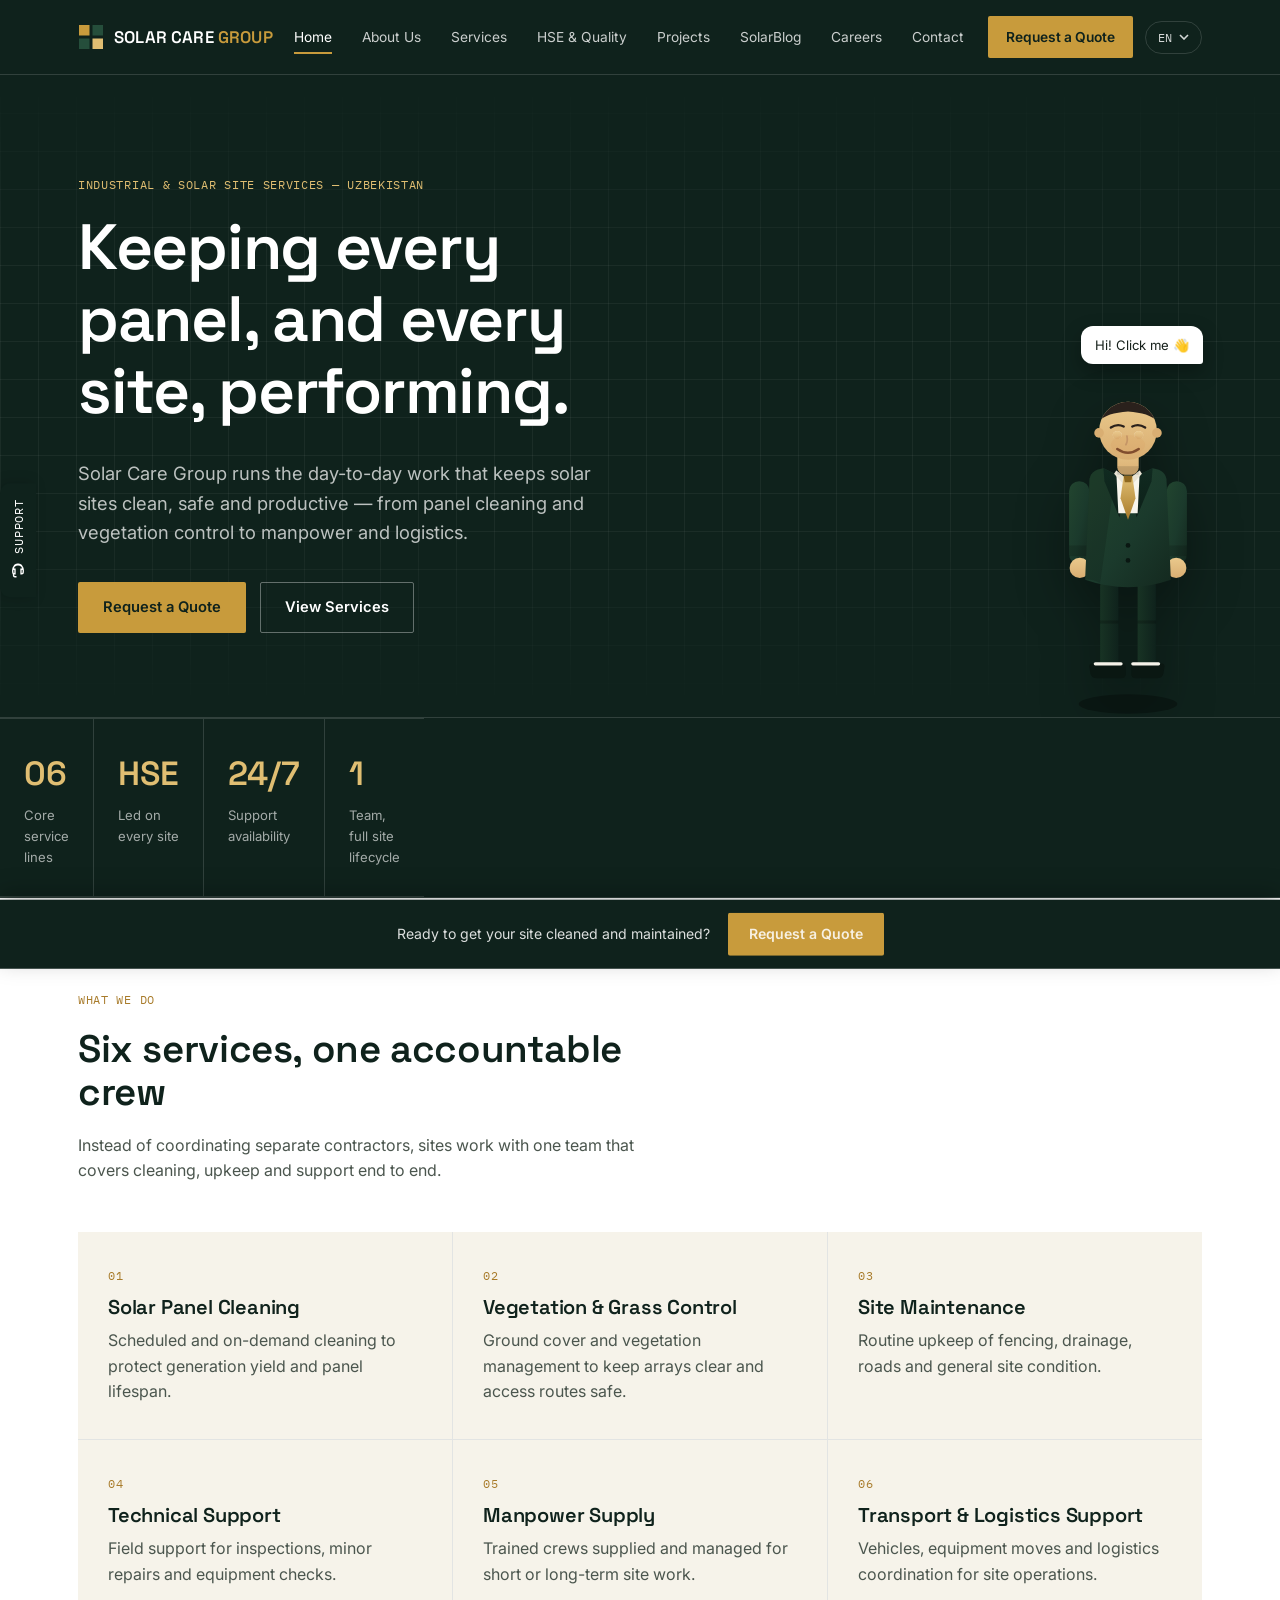
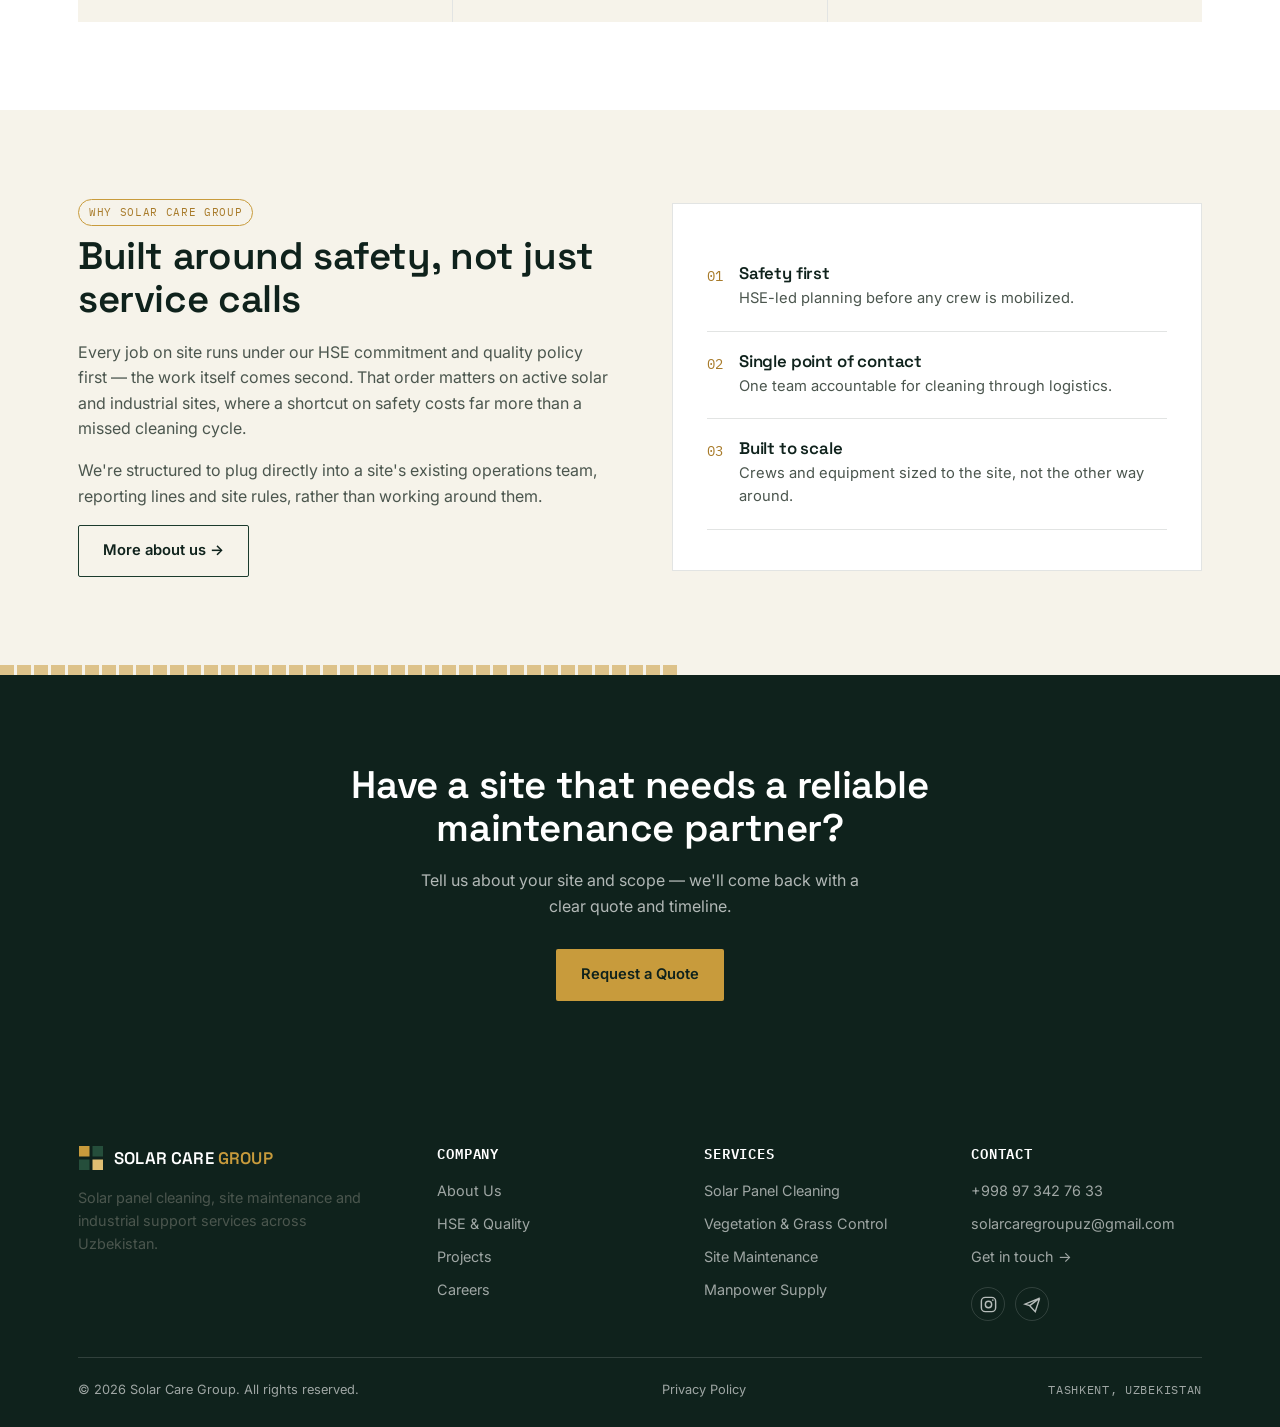
<file: index.html>
<!DOCTYPE html>
<html lang="en">
<head>
<meta charset="UTF-8">
<meta name="viewport" content="width=device-width, initial-scale=1.0">
<title>Home — Solar Care Group</title>
<meta name="description" content="Solar panel cleaning, vegetation control, site maintenance and industrial support services in Uzbekistan.">
<link rel="canonical" href="https://solarcaregroup.com/index.html">


<meta property="og:type" content="website">
<meta property="og:site_name" content="Solar Care Group">
<meta property="og:title" content="Home — Solar Care Group">
<meta property="og:description" content="Solar panel cleaning, vegetation control, site maintenance and industrial support services in Uzbekistan.">
<meta property="og:image" content="https://solarcaregroup.com/assets/brand/og-image.jpg">
<meta property="og:image:width" content="1200">
<meta property="og:image:height" content="630">
<meta property="og:url" content="https://solarcaregroup.com/index.html">
<meta name="twitter:card" content="summary_large_image">
<meta name="twitter:title" content="Home — Solar Care Group">
<meta name="twitter:description" content="Solar panel cleaning, vegetation control, site maintenance and industrial support services in Uzbekistan.">
<meta name="twitter:image" content="https://solarcaregroup.com/assets/brand/og-image.jpg">

<link rel="preconnect" href="https://fonts.googleapis.com">
<link href="https://fonts.googleapis.com/css2?family=Space+Grotesk:wght@500;600;700&family=Inter:wght@400;500;600&family=IBM+Plex+Mono:wght@500&display=swap" rel="stylesheet">
<link rel="stylesheet" href="css/style.css">
</head>
<body>
<header class="site-header">
    <div class="header-inner">
      <a href="index.html" class="logo"><svg width="26" height="26" viewBox="0 0 26 26" fill="none" xmlns="http://www.w3.org/2000/svg">
<rect x="1" y="1" width="10.5" height="10.5" fill="#C89B3C"/>
<rect x="14.5" y="1" width="10.5" height="10.5" fill="#254E3B"/>
<rect x="1" y="14.5" width="10.5" height="10.5" fill="#254E3B"/>
<rect x="14.5" y="14.5" width="10.5" height="10.5" fill="#E0BE72"/>
</svg><span>SOLAR CARE <span class="accent">GROUP</span></span></a>
      <nav class="main-nav">
      <a href="index.html" class="active"><span data-i18n="nav.home">Home</span></a>
      <a href="about.html"><span data-i18n="nav.about">About Us</span></a>
      <a href="services.html"><span data-i18n="nav.services">Services</span></a>
      <a href="hse-quality.html"><span data-i18n="nav.hse">HSE & Quality</span></a>
      <a href="projects.html"><span data-i18n="nav.projects">Projects</span></a>
      <a href="blog.html"><span data-i18n="nav.blog">SolarBlog</span></a>
      <a href="careers.html"><span data-i18n="nav.careers">Careers</span></a>
      <a href="contact.html"><span data-i18n="nav.contact">Contact</span></a>
      <a href="contact.html#quote" class="btn-quote"><span data-i18n="nav.quote">Request a Quote</span></a>
      <div class="lang-switch">
        <button class="lang-toggle mono" type="button" aria-haspopup="true" aria-expanded="false">
          <span class="lang-current">EN</span>
          <svg width="10" height="6" viewBox="0 0 10 6" fill="none"><path d="M1 1l4 4 4-4" stroke="currentColor" stroke-width="1.6"/></svg>
        </button>
        <div class="lang-dropdown">
          <button class="lang-option active" type="button" data-lang="en">EN <span>English</span></button>
          <button class="lang-option" type="button" data-lang="ru">RU <span>Русский</span></button>
          <button class="lang-option" type="button" data-lang="uz">UZ <span>O'zbek</span></button>
        </div>
      </div>
      </nav>
      <button class="nav-toggle" aria-label="Toggle menu" aria-expanded="false">
        <svg viewBox="0 0 24 24" fill="none" stroke="currentColor" stroke-width="2"><line x1="3" y1="6" x2="21" y2="6"/><line x1="3" y1="12" x2="21" y2="12"/><line x1="3" y1="18" x2="21" y2="18"/></svg>
      </button>
    </div>
  </header>

<section class="hero">
  <div class="hero-grid"></div>
  <div class="wrap">
    <span class="mono eyebrow"><span data-i18n="home.eyebrow">Industrial & Solar Site Services — Uzbekistan</span></span>
    <h1 data-i18n="home.h1">Keeping every panel, and every site, performing.</h1>
    <p class="lede" data-i18n="home.lede">Solar Care Group runs the day-to-day work that keeps solar sites clean, safe and productive — from panel cleaning and vegetation control to manpower and logistics.</p>
    <div class="hero-actions">
      <a href="contact.html#quote" class="btn btn-primary"><span data-i18n="nav.quote">Request a Quote</span></a>
      <a href="services.html" class="btn btn-ghost"><span data-i18n="home.btn_services">View Services</span></a>
    </div>
  </div>
  <div class="mascot-hero-wrap" id="mascotWrap">
    <div class="mascot-bubble" id="mascotBubble">
      <span class="mascot-bubble-text" data-i18n="mascot.prompt">Hi! Click me</span>
    </div>
    <button class="mascot-hero-btn" id="mascotBtn" aria-label="Greeting">
      <svg viewBox="0 0 140 320" class="mascot-hero-svg">
        <defs>
          <linearGradient id="jacketGrad" x1="0" y1="0" x2="1" y2="1">
            <stop offset="0%" stop-color="#22452F"/>
            <stop offset="55%" stop-color="#1B3A2C"/>
            <stop offset="100%" stop-color="#14291F"/>
          </linearGradient>
          <linearGradient id="lapelGrad" x1="0" y1="0" x2="0" y2="1">
            <stop offset="0%" stop-color="#102A20"/>
            <stop offset="100%" stop-color="#0D2019"/>
          </linearGradient>
          <linearGradient id="skinGrad" x1="0" y1="0" x2="0" y2="1">
            <stop offset="0%" stop-color="#EAC98C"/>
            <stop offset="100%" stop-color="#D9AE72"/>
          </linearGradient>
          <linearGradient id="tieGrad" x1="0" y1="0" x2="0" y2="1">
            <stop offset="0%" stop-color="#E0BE72"/>
            <stop offset="100%" stop-color="#A87B2A"/>
          </linearGradient>
          <linearGradient id="trouserGrad" x1="0" y1="0" x2="1" y2="0">
            <stop offset="0%" stop-color="#183324"/>
            <stop offset="100%" stop-color="#0F221C"/>
          </linearGradient>
          <clipPath id="mascotHeadClip"><circle cx="70" cy="53" r="27"/></clipPath>
        </defs>

        <ellipse cx="70" cy="308" rx="46" ry="9" fill="rgba(0,0,0,.3)"/>

        <g class="mascot-body">
          <!-- legs -->
          <rect x="44" y="192" width="17" height="86" rx="6" fill="url(#trouserGrad)"/>
          <rect x="79" y="192" width="17" height="86" rx="6" fill="url(#trouserGrad)"/>
          <rect x="44" y="230" width="17" height="3" fill="rgba(0,0,0,.2)"/>
          <rect x="79" y="230" width="17" height="3" fill="rgba(0,0,0,.2)"/>
          <!-- shoes -->
          <path d="M38 270h27q3 0 3 4v6q0 4-4 4H41q-5 0-6-4l-1-6q-1-4 4-4Z" fill="#0A1712"/>
          <path d="M73 270h27q5 0 4 4l-1 6q-1 4-6 4H77q-4 0-4-4v-6q0-4 4-4Z" fill="#0A1712"/>
          <rect x="38" y="269" width="27" height="3" rx="1.5" fill="#F6F3EA"/>
          <rect x="73" y="269" width="27" height="3" rx="1.5" fill="#F6F3EA"/>

          <!-- arms (behind torso) -->
          <g class="mascot-arm-left">
            <rect x="15" y="100" width="19" height="78" rx="9.5" fill="url(#jacketGrad)"/>
            <rect x="15" y="160" width="19" height="10" fill="rgba(0,0,0,.15)"/>
            <circle cx="25" cy="181" r="9.5" fill="url(#skinGrad)"/>
          </g>
          <g class="mascot-arm-right">
            <rect x="106" y="100" width="19" height="78" rx="9.5" fill="url(#jacketGrad)"/>
            <rect x="106" y="160" width="19" height="10" fill="rgba(0,0,0,.15)"/>
            <circle cx="115" cy="181" r="9.5" fill="url(#skinGrad)"/>
          </g>

          <!-- jacket torso -->
          <path d="M34 100 Q34 90 47 88 L70 99 L93 88 Q106 90 106 100 L110 192 Q70 206 30 192 Z" fill="url(#jacketGrad)"/>
          <!-- side shading -->
          <path d="M34 100 Q34 90 47 88 L58 95 L44 195 Q35 191 30 192Z" fill="rgba(0,0,0,.14)"/>
          <!-- lapels -->
          <path d="M47 88 L70 99 L62 134 L48 100Z" fill="url(#lapelGrad)"/>
          <path d="M93 88 L70 99 L78 134 L92 100Z" fill="url(#lapelGrad)"/>
          <!-- buttons -->
          <circle cx="70" cy="160" r="2.2" fill="#0A1712"/>
          <circle cx="70" cy="174" r="2.2" fill="#0A1712"/>
          <!-- shirt -->
          <path d="M59 90 L70 99 L81 90 L79 130 L61 130Z" fill="#F8F5EC"/>
          <path d="M59 90 L70 99 L67 104 L57 93Z" fill="#E9E4D4"/>
          <path d="M81 90 L70 99 L73 104 L83 93Z" fill="#E9E4D4"/>
          <!-- tie -->
          <path d="M66 95 L74 95 L77 116 L70 136 L63 116Z" fill="url(#tieGrad)"/>
          <path d="M66 95 L74 95 L73 101 L67 101Z" fill="#8E6820"/>

          <!-- neck -->
          <rect x="60" y="68" width="20" height="26" rx="7" fill="url(#skinGrad)"/>
          <rect x="60" y="86" width="20" height="8" fill="rgba(0,0,0,.12)"/>

          <!-- head (static — only eyes track cursor) -->
          <g class="mascot-head" id="mascotHead">
            <circle cx="70" cy="53" r="27" fill="url(#skinGrad)"/>
            <!-- ears -->
            <circle cx="43" cy="55" r="4.5" fill="#D9AE72"/>
            <circle cx="97" cy="55" r="4.5" fill="#D9AE72"/>
            <!-- hair (clipped to head silhouette, guaranteed correct) -->
            <g clip-path="url(#mascotHeadClip)">
              <path d="M39 52 Q39 25 70 24 Q101 25 101 52 Q99 37 70 35 Q41 37 39 52Z" fill="#2A211C"/>
            </g>
            <!-- eyebrows -->
            <path d="M54 50q6-4 12-1" stroke="#2A211C" stroke-width="2.2" fill="none" stroke-linecap="round"/>
            <path d="M74 49q6-3 12 1" stroke="#2A211C" stroke-width="2.2" fill="none" stroke-linecap="round"/>
            <!-- eyes: whites + tracking pupils -->
            <ellipse cx="60" cy="57" rx="4.2" ry="3.6" fill="#FBF7EE"/>
            <ellipse cx="80" cy="57" rx="4.2" ry="3.6" fill="#FBF7EE"/>
            <g id="mascotEyeL"><circle cx="60" cy="57" r="2.3" fill="#20140E"/></g>
            <g id="mascotEyeR"><circle cx="80" cy="57" r="2.3" fill="#20140E"/></g>
            <!-- eyelids (blink) -->
            <ellipse class="mascot-eyelid" cx="60" cy="57" rx="4.4" ry="3.8" fill="url(#skinGrad)"/>
            <ellipse class="mascot-eyelid" cx="80" cy="57" rx="4.4" ry="3.8" fill="url(#skinGrad)"/>
            <!-- nose -->
            <path d="M69 58q1 5-1 8" stroke="#C4986A" stroke-width="1.6" fill="none" stroke-linecap="round"/>
            <!-- mouth -->
            <path d="M60 70q10 7 20 0" stroke="#7A4A2E" stroke-width="2.4" fill="none" stroke-linecap="round"/>
            <!-- cheek shading -->
            <ellipse cx="70" cy="66" rx="16" ry="9" fill="rgba(200,120,60,.08)"/>
          </g>
        </g>
      </svg>
    </button>
  </div>
</section>

<div class="stats section-dark" style="padding:0;">
  <div class="wrap" style="padding:0;">
    <div class="stats">
      <div class="stat"><div class="num" data-count="6" data-format="pad2">00</div><div class="label"><span data-i18n="home.stat1_label">Core service lines</span></div></div>
      <div class="stat"><div class="num">HSE</div><div class="label"><span data-i18n="home.stat2_label">Led on every site</span></div></div>
      <div class="stat"><div class="num" data-count="24" data-suffix="/7">0/7</div><div class="label"><span data-i18n="home.stat3_label">Support availability</span></div></div>
      <div class="stat"><div class="num" data-count="1">0</div><div class="label"><span data-i18n="home.stat4_label">Team, full site lifecycle</span></div></div>
    </div>
  </div>
</div>

<section class="section-alt">
  <div class="wrap">
    <div class="section-head">
      <span class="mono eyebrow"><span data-i18n="home.whatwedo_eyebrow">What we do</span></span>
      <h2 data-i18n="home.whatwedo_h2">Six services, one accountable crew</h2>
      <p data-i18n="home.whatwedo_p">Instead of coordinating separate contractors, sites work with one team that covers cleaning, upkeep and support end to end.</p>
    </div>
  </div>
  <div class="wrap" style="padding:0 28px;">
    <div class="grid cols-3">
      <div class="card"><div class="num">01</div><h3><span data-i18n="svc.1.title">Solar Panel Cleaning</span></h3><p><span data-i18n="svc.1.short">Scheduled and on-demand cleaning to protect generation yield and panel lifespan.</span></p></div><div class="card"><div class="num">02</div><h3><span data-i18n="svc.2.title">Vegetation & Grass Control</span></h3><p><span data-i18n="svc.2.short">Ground cover and vegetation management to keep arrays clear and access routes safe.</span></p></div><div class="card"><div class="num">03</div><h3><span data-i18n="svc.3.title">Site Maintenance</span></h3><p><span data-i18n="svc.3.short">Routine upkeep of fencing, drainage, roads and general site condition.</span></p></div><div class="card"><div class="num">04</div><h3><span data-i18n="svc.4.title">Technical Support</span></h3><p><span data-i18n="svc.4.short">Field support for inspections, minor repairs and equipment checks.</span></p></div><div class="card"><div class="num">05</div><h3><span data-i18n="svc.5.title">Manpower Supply</span></h3><p><span data-i18n="svc.5.short">Trained crews supplied and managed for short or long-term site work.</span></p></div><div class="card"><div class="num">06</div><h3><span data-i18n="svc.6.title">Transport & Logistics Support</span></h3><p><span data-i18n="svc.6.short">Vehicles, equipment moves and logistics coordination for site operations.</span></p></div>
    </div>
  </div>
</section>

<section>
  <div class="wrap">
    <div class="split">
      <div>
        <span class="tag"><span data-i18n="home.why_tag">Why Solar Care Group</span></span>
        <h2 data-i18n="home.why_h2">Built around safety, not just service calls</h2>
        <p data-i18n="home.why_p1">Every job on site runs under our HSE commitment and quality policy first — the work itself comes second. That order matters on active solar and industrial sites, where a shortcut on safety costs far more than a missed cleaning cycle.</p>
        <p data-i18n="home.why_p2">We're structured to plug directly into a site's existing operations team, reporting lines and site rules, rather than working around them.</p>
        <a href="about.html" class="btn btn-outline"><span data-i18n="home.why_link">More about us →</span></a>
      </div>
      <div class="card-white cell-grid-bg" style="padding:40px 34px;">
        <ul class="value-list" style="border-top:none;">
          <li style="border-top:none;"><span class="num">01</span><div><h3 style="margin-bottom:4px; font-size:1.05rem;" data-i18n="home.why_item1_h">Safety first</h3><p style="margin:0; font-size:.92rem;" data-i18n="home.why_item1_p">HSE-led planning before any crew is mobilized.</p></div></li>
          <li><span class="num">02</span><div><h3 style="margin-bottom:4px; font-size:1.05rem;" data-i18n="home.why_item2_h">Single point of contact</h3><p style="margin:0; font-size:.92rem;" data-i18n="home.why_item2_p">One team accountable for cleaning through logistics.</p></div></li>
          <li><span class="num">03</span><div><h3 style="margin-bottom:4px; font-size:1.05rem;" data-i18n="home.why_item3_h">Built to scale</h3><p style="margin:0; font-size:.92rem;" data-i18n="home.why_item3_p">Crews and equipment sized to the site, not the other way around.</p></div></li>
        </ul>
      </div>
    </div>
  </div>
</section>

<div class="cell-rule"><span></span><span></span><span></span><span></span><span></span><span></span><span></span><span></span><span></span><span></span><span></span><span></span><span></span><span></span><span></span><span></span><span></span><span></span><span></span><span></span><span></span><span></span><span></span><span></span><span></span><span></span><span></span><span></span><span></span><span></span><span></span><span></span><span></span><span></span><span></span><span></span><span></span><span></span><span></span><span></span></div>

<section class="section-dark">
  <div class="wrap" style="text-align:center;">
    <h2 style="max-width:24ch; margin-left:auto; margin-right:auto;" data-i18n="home.cta_h2">Have a site that needs a reliable maintenance partner?</h2>
    <p style="max-width:44ch; margin:14px auto 30px;" data-i18n="home.cta_p">Tell us about your site and scope — we'll come back with a clear quote and timeline.</p>
    <a href="contact.html#quote" class="btn btn-primary"><span data-i18n="nav.quote">Request a Quote</span></a>
  </div>
</section>

<footer>
    <div class="wrap">
      <div class="footer-grid">
        <div>
          <div class="logo" style="margin-bottom:14px;"><svg width="26" height="26" viewBox="0 0 26 26" fill="none" xmlns="http://www.w3.org/2000/svg">
<rect x="1" y="1" width="10.5" height="10.5" fill="#C89B3C"/>
<rect x="14.5" y="1" width="10.5" height="10.5" fill="#254E3B"/>
<rect x="1" y="14.5" width="10.5" height="10.5" fill="#254E3B"/>
<rect x="14.5" y="14.5" width="10.5" height="10.5" fill="#E0BE72"/>
</svg><span style="color:#fff;">SOLAR CARE <span class="accent">GROUP</span></span></div>
          <p style="max-width:32ch; font-size:.9rem;"><span data-i18n="footer.tagline">Solar panel cleaning, site maintenance and industrial support services across Uzbekistan.</span></p>
        </div>
        <div>
          <h4 class="mono"><span data-i18n="footer.company">Company</span></h4>
          <a href="about.html"><span data-i18n="nav.about">About Us</span></a>
          <a href="hse-quality.html"><span data-i18n="nav.hse">HSE & Quality</span></a>
          <a href="projects.html"><span data-i18n="nav.projects">Projects</span></a>
          <a href="careers.html"><span data-i18n="nav.careers">Careers</span></a>
        </div>
        <div>
          <h4 class="mono"><span data-i18n="footer.services">Services</span></h4>
          <a href="services.html"><span data-i18n="svc.1.title">Solar Panel Cleaning</span></a>
          <a href="services.html"><span data-i18n="svc.2.title">Vegetation & Grass Control</span></a>
          <a href="services.html"><span data-i18n="svc.3.title">Site Maintenance</span></a>
          <a href="services.html"><span data-i18n="svc.5.title">Manpower Supply</span></a>
        </div>
        <div>
          <h4 class="mono"><span data-i18n="footer.contact">Contact</span></h4>
          <a href="tel:+998973427633">+998 97 342 76 33</a>
          <a href="mailto:solarcaregroupuz@gmail.com">solarcaregroupuz@gmail.com</a>
          <a href="contact.html"><span data-i18n="footer.getintouch">Get in touch →</span></a>
          <div class="footer-social">
            <a href="https://instagram.com/solarcaregroup.uz" target="_blank" rel="noopener" aria-label="Instagram"><svg width="19" height="19" viewBox="0 0 24 24" fill="none" stroke="currentColor" stroke-width="1.8"><rect x="3" y="3" width="18" height="18" rx="5"/><circle cx="12" cy="12" r="4"/><circle cx="17.5" cy="6.5" r="1" fill="currentColor" stroke="none"/></svg></a>
            <a href="https://t.me/solarcaregroup" target="_blank" rel="noopener" aria-label="Telegram"><svg width="19" height="19" viewBox="0 0 24 24" fill="none" stroke="currentColor" stroke-width="1.8"><path d="M21 4L2.5 11.5l6 2M21 4L15.5 21l-7-7.5M21 4L8.5 13.5"/></svg></a>
          </div>
        </div>
      </div>
      <div class="footer-bottom">
        <span><span data-i18n="footer.copyright">© 2026 Solar Care Group. All rights reserved.</span></span>
        <a href="privacy.html" style="color:rgba(255,255,255,.6);"><span data-i18n="footer.privacy">Privacy Policy</span></a>
        <span class="mono"><span data-i18n="footer.location">Tashkent, Uzbekistan</span></span>
      </div>
    </div>
  </footer>
<div class="support-tab" id="supportTab">
    <button class="support-tab-toggle" id="supportToggle" aria-label="Support">
      <svg viewBox="0 0 24 24" fill="none" stroke="currentColor" stroke-width="1.8"><path d="M12 2a7 7 0 0 0-7 7v3a2 2 0 0 0 2 2h1v-6H6v-1a6 6 0 0 1 12 0v1h-2v6h1a2 2 0 0 0 2-2v-3a7 7 0 0 0-7-7Z"/><path d="M6 14v2a2 2 0 0 0 2 2h2"/></svg>
      <span class="support-tab-label mono" data-i18n="support.tab">Support</span>
    </button>
    <div class="support-panel" id="supportPanel">
      <div class="support-panel-title mono" data-i18n="support.title">Talk to us</div>
      <a class="support-item" href="tel:+998973427633">
        <svg viewBox="0 0 24 24" fill="none" stroke="currentColor" stroke-width="1.8"><path d="M22 16.9v3a2 2 0 0 1-2.2 2 19.8 19.8 0 0 1-8.6-3.1 19.5 19.5 0 0 1-6-6A19.8 19.8 0 0 1 2.1 4.2 2 2 0 0 1 4 2h3a2 2 0 0 1 2 1.7c.1.9.3 1.8.6 2.7a2 2 0 0 1-.5 2.1L7.9 9.7a16 16 0 0 0 6 6l1.2-1.2a2 2 0 0 1 2.1-.5c.9.3 1.8.5 2.7.6A2 2 0 0 1 22 16.9Z"/></svg>
        <span>+998 97 342 76 33</span>
      </a>
      <a class="support-item" href="https://t.me/solarcaregroup" target="_blank" rel="noopener">
        <svg viewBox="0 0 24 24" fill="none" stroke="currentColor" stroke-width="1.8"><path d="M21 4L2.5 11.5l6 2M21 4L15.5 21l-7-7.5M21 4L8.5 13.5"/></svg>
        <span>Telegram</span>
      </a>
      <a class="support-item" href="https://wa.me/998973427633" target="_blank" rel="noopener">
        <svg viewBox="0 0 24 24" fill="none" stroke="currentColor" stroke-width="1.8"><path d="M3 21l1.4-4.3A8.5 8.5 0 1 1 8 19.6Z"/><path d="M8.5 8.8c.2-.5.6-.5 1-.5h.6c.2 0 .5 0 .7.5s.7 1.7.7 1.9 0 .3-.2.5l-.5.6c-.1.2-.2.3 0 .6.2.3.8 1.2 1.7 1.9 1.1.9 1.9 1.2 2.2 1.3.2.1.4.1.5-.1l.7-.8c.2-.3.4-.2.7-.1l1.6.8c.2.1.4.2.4.4 0 .6-.5 1.6-1.4 1.9-.8.3-1.7.4-2.9-.2a9.4 9.4 0 0 1-4.2-3.7c-.7-.9-1.1-2-1.2-2.8-.1-.7.1-1.4.6-1.9Z" fill="currentColor" stroke="none"/></svg>
        <span>WhatsApp</span>
      </a>
      <a class="support-item" href="mailto:solarcaregroupuz@gmail.com">
        <svg viewBox="0 0 24 24" fill="none" stroke="currentColor" stroke-width="1.8"><rect x="3" y="5" width="18" height="14" rx="2"/><path d="m3 7 9 6 9-6"/></svg>
        <span>solarcaregroupuz@gmail.com</span>
      </a>
    </div>
  </div>
<div class="sticky-quote" id="stickyQuote">
    <span data-i18n="stickybar.text">Ready to get your site cleaned and maintained?</span>
    <a href="contact.html#quote" class="btn btn-primary"><span data-i18n="nav.quote">Request a Quote</span></a>
  </div>
<script src="js/translations.js"></script>
<script src="js/script.js"></script>
</body>
</html>
</file>
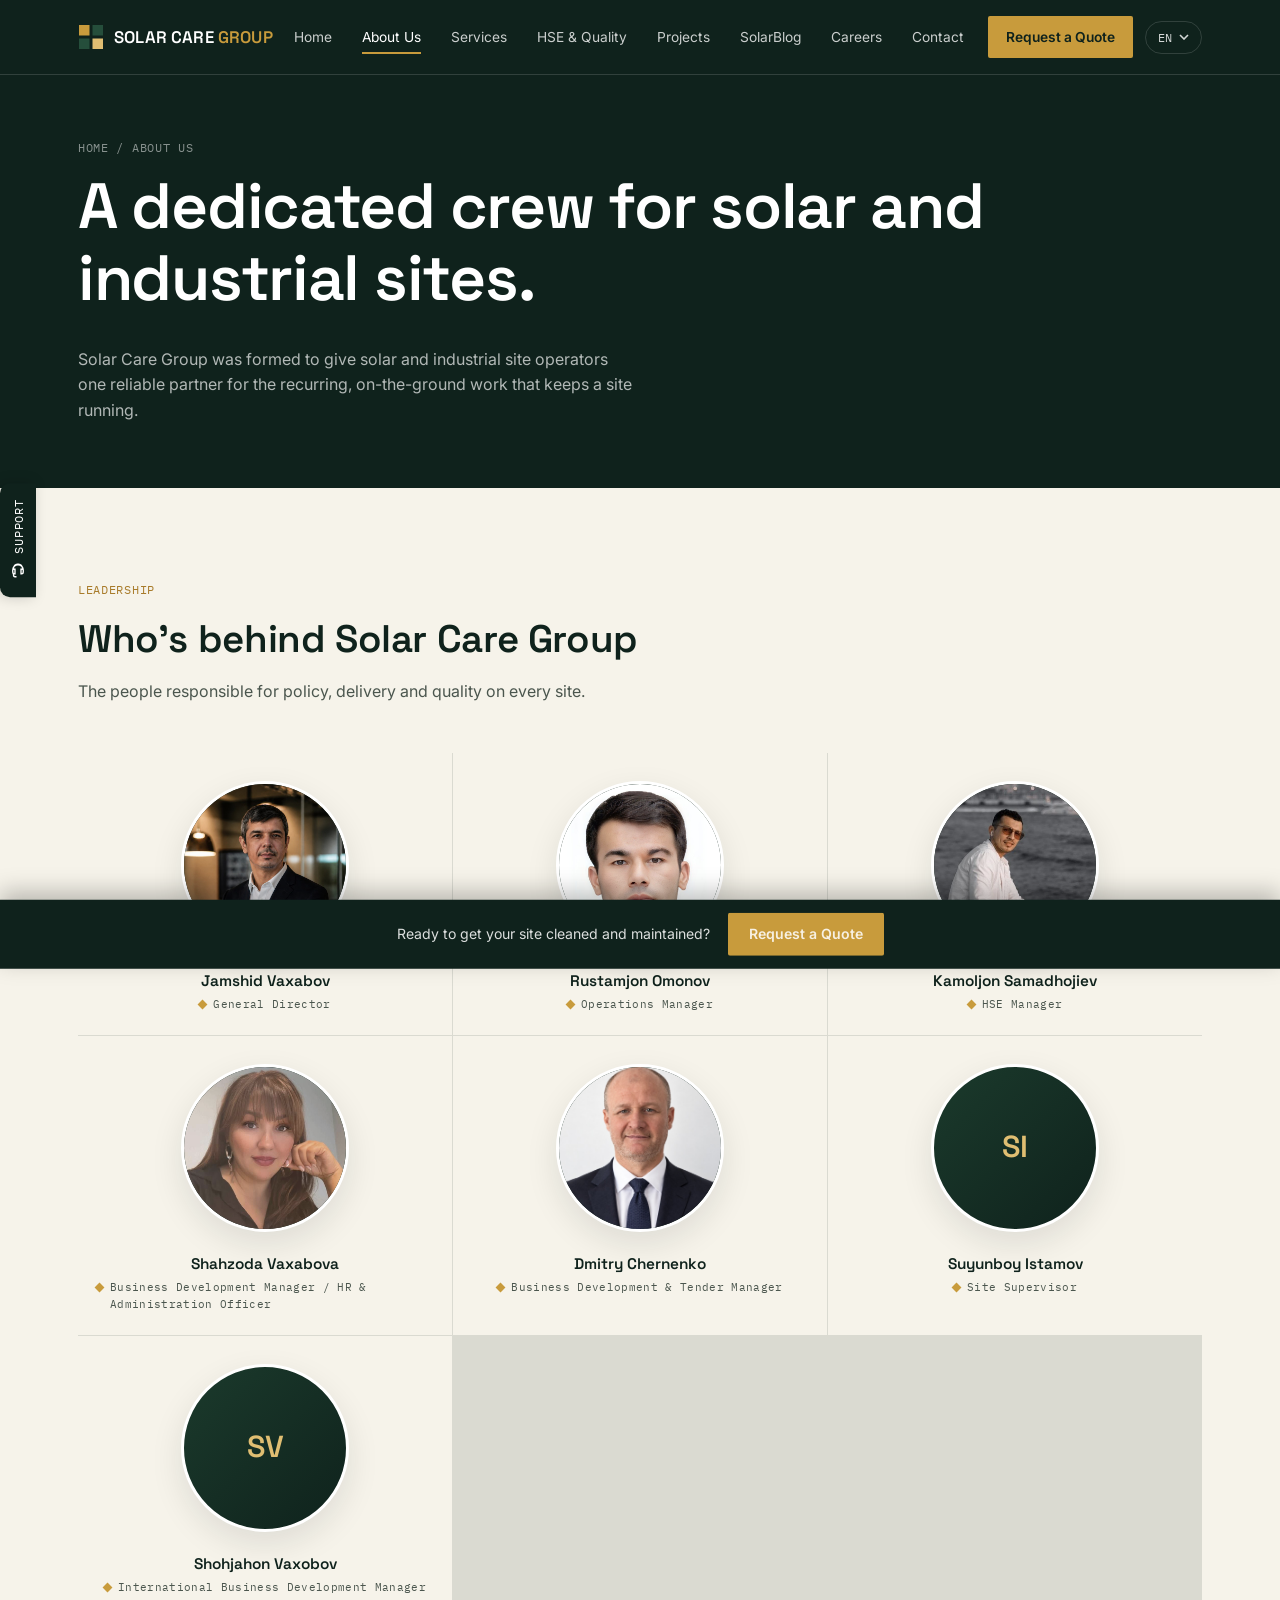
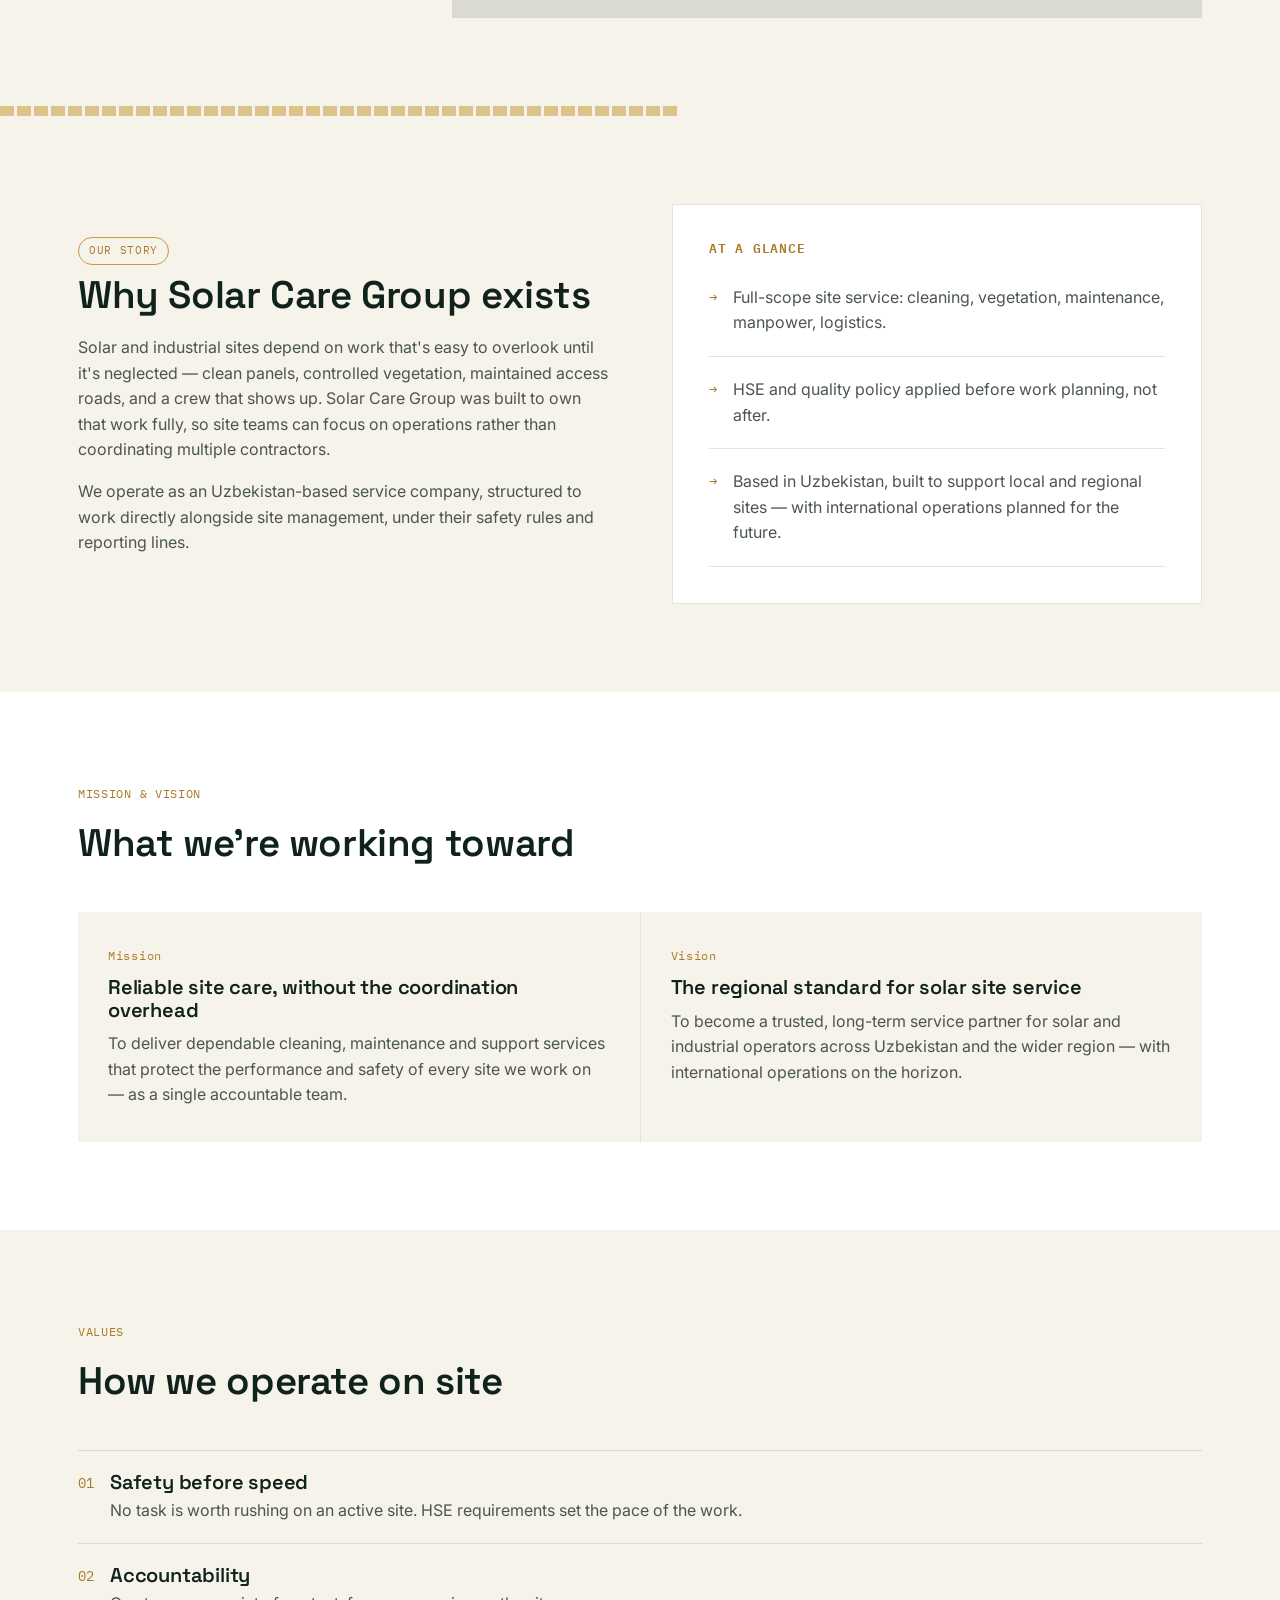
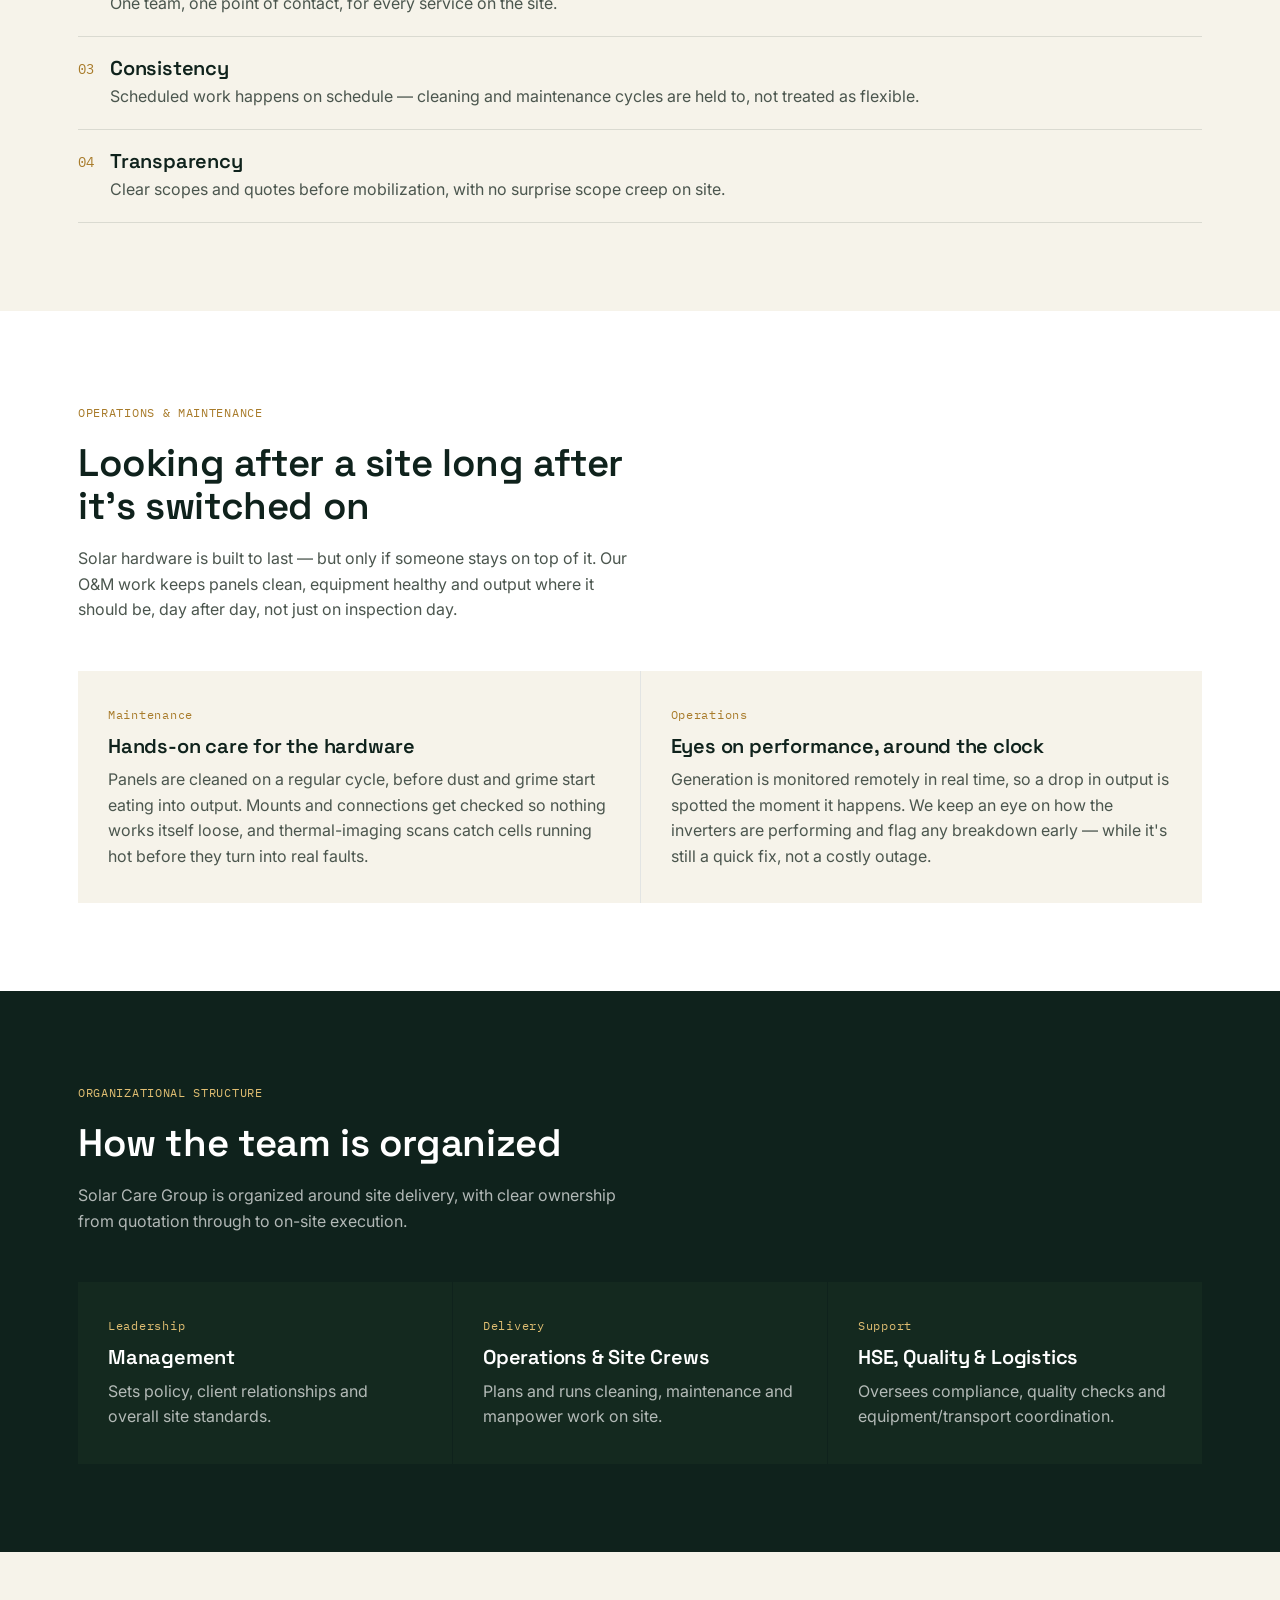
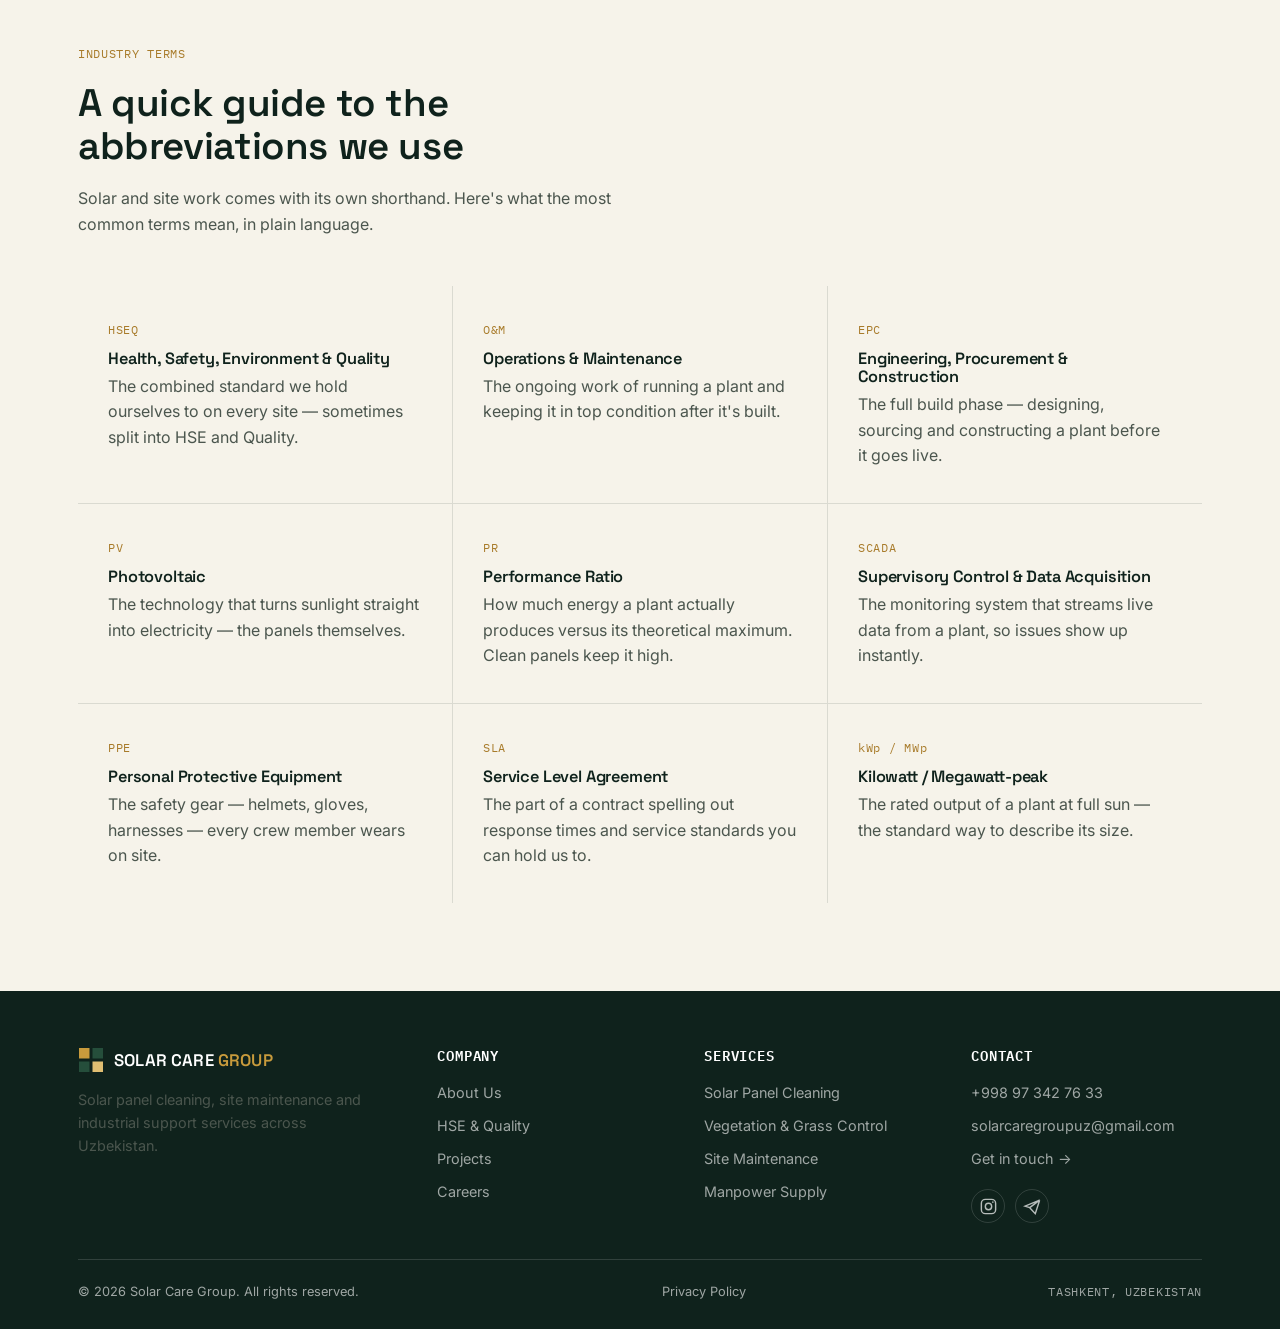
<file: about.html>
<!DOCTYPE html>
<html lang="en">
<head>
<meta charset="UTF-8">
<meta name="viewport" content="width=device-width, initial-scale=1.0">
<title>About Us — Solar Care Group</title>
<meta name="description" content="The story, mission, vision and structure of Solar Care Group.">
<link rel="canonical" href="https://solarcaregroup.com/about.html">


<meta property="og:type" content="website">
<meta property="og:site_name" content="Solar Care Group">
<meta property="og:title" content="About Us — Solar Care Group">
<meta property="og:description" content="The story, mission, vision and structure of Solar Care Group.">
<meta property="og:image" content="https://solarcaregroup.com/assets/brand/og-image.jpg">
<meta property="og:image:width" content="1200">
<meta property="og:image:height" content="630">
<meta property="og:url" content="https://solarcaregroup.com/about.html">
<meta name="twitter:card" content="summary_large_image">
<meta name="twitter:title" content="About Us — Solar Care Group">
<meta name="twitter:description" content="The story, mission, vision and structure of Solar Care Group.">
<meta name="twitter:image" content="https://solarcaregroup.com/assets/brand/og-image.jpg">

<link rel="preconnect" href="https://fonts.googleapis.com">
<link href="https://fonts.googleapis.com/css2?family=Space+Grotesk:wght@500;600;700&family=Inter:wght@400;500;600&family=IBM+Plex+Mono:wght@500&display=swap" rel="stylesheet">
<link rel="stylesheet" href="css/style.css">
</head>
<body>
<header class="site-header">
    <div class="header-inner">
      <a href="index.html" class="logo"><svg width="26" height="26" viewBox="0 0 26 26" fill="none" xmlns="http://www.w3.org/2000/svg">
<rect x="1" y="1" width="10.5" height="10.5" fill="#C89B3C"/>
<rect x="14.5" y="1" width="10.5" height="10.5" fill="#254E3B"/>
<rect x="1" y="14.5" width="10.5" height="10.5" fill="#254E3B"/>
<rect x="14.5" y="14.5" width="10.5" height="10.5" fill="#E0BE72"/>
</svg><span>SOLAR CARE <span class="accent">GROUP</span></span></a>
      <nav class="main-nav">
      <a href="index.html"><span data-i18n="nav.home">Home</span></a>
      <a href="about.html" class="active"><span data-i18n="nav.about">About Us</span></a>
      <a href="services.html"><span data-i18n="nav.services">Services</span></a>
      <a href="hse-quality.html"><span data-i18n="nav.hse">HSE & Quality</span></a>
      <a href="projects.html"><span data-i18n="nav.projects">Projects</span></a>
      <a href="blog.html"><span data-i18n="nav.blog">SolarBlog</span></a>
      <a href="careers.html"><span data-i18n="nav.careers">Careers</span></a>
      <a href="contact.html"><span data-i18n="nav.contact">Contact</span></a>
      <a href="contact.html#quote" class="btn-quote"><span data-i18n="nav.quote">Request a Quote</span></a>
      <div class="lang-switch">
        <button class="lang-toggle mono" type="button" aria-haspopup="true" aria-expanded="false">
          <span class="lang-current">EN</span>
          <svg width="10" height="6" viewBox="0 0 10 6" fill="none"><path d="M1 1l4 4 4-4" stroke="currentColor" stroke-width="1.6"/></svg>
        </button>
        <div class="lang-dropdown">
          <button class="lang-option active" type="button" data-lang="en">EN <span>English</span></button>
          <button class="lang-option" type="button" data-lang="ru">RU <span>Русский</span></button>
          <button class="lang-option" type="button" data-lang="uz">UZ <span>O'zbek</span></button>
        </div>
      </div>
      </nav>
      <button class="nav-toggle" aria-label="Toggle menu" aria-expanded="false">
        <svg viewBox="0 0 24 24" fill="none" stroke="currentColor" stroke-width="2"><line x1="3" y1="6" x2="21" y2="6"/><line x1="3" y1="12" x2="21" y2="12"/><line x1="3" y1="18" x2="21" y2="18"/></svg>
      </button>
    </div>
  </header>

<section class="page-hero">
  <div class="wrap">
    <div class="crumb mono"><a href="index.html"><span data-i18n="nav.home">Home</span></a> / <span data-i18n="nav.about">About Us</span></div>
    <h1 data-i18n="about.hero_h1">A dedicated crew for solar and industrial sites.</h1>
    <p class="lede" style="color:rgba(255,255,255,.68); max-width:56ch; margin-top:16px;" data-i18n="about.hero_lede">Solar Care Group was formed to give solar and industrial site operators one reliable partner for the recurring, on-the-ground work that keeps a site running.</p>
  </div>
</section>

<section>
  <div class="wrap">
    <div class="section-head">
      <span class="mono eyebrow"><span data-i18n="about.team_eyebrow">Leadership</span></span>
      <h2 data-i18n="about.team_h2">Who's behind Solar Care Group</h2>
      <p data-i18n="about.team_p">The people responsible for policy, delivery and quality on every site.</p>
    </div>
    <div class="team-grid">
      
    <div class="team-card">
      <div class="team-photo-wrap">
        <div class="team-photo"><img src="assets/team/director.jpg" alt="Jamshid Vaxabov" loading="lazy"></div>
      </div>
      <div class="team-info">
        <div class="team-name" data-i18n="team.1.name">Jamshid Vaxabov</div>
        <div class="team-title-row"><span class="team-chip"></span><span class="team-title" data-i18n="team.1.title">General Director</span></div>
      </div>
    </div>
    <div class="team-card">
      <div class="team-photo-wrap">
        <div class="team-photo"><img src="assets/team/operations-manager.jpg" alt="Rustamjon Omonov" loading="lazy"></div>
      </div>
      <div class="team-info">
        <div class="team-name" data-i18n="team.2.name">Rustamjon Omonov</div>
        <div class="team-title-row"><span class="team-chip"></span><span class="team-title" data-i18n="team.2.title">Operations Manager</span></div>
      </div>
    </div>
    <div class="team-card">
      <div class="team-photo-wrap">
        <div class="team-photo"><img src="assets/team/hse-manager.jpg" alt="Kamoljon Samadhojiev" loading="lazy"></div>
      </div>
      <div class="team-info">
        <div class="team-name" data-i18n="team.3.name">Kamoljon Samadhojiev</div>
        <div class="team-title-row"><span class="team-chip"></span><span class="team-title" data-i18n="team.3.title">HSE Manager</span></div>
      </div>
    </div>
    <div class="team-card">
      <div class="team-photo-wrap">
        <div class="team-photo"><img src="assets/team/business-hr-manager.jpg" alt="Shahzoda Vaxabova" loading="lazy"></div>
      </div>
      <div class="team-info">
        <div class="team-name" data-i18n="team.4.name">Shahzoda Vaxabova</div>
        <div class="team-title-row"><span class="team-chip"></span><span class="team-title" data-i18n="team.4.title">Business Development Manager / HR & Administration Officer</span></div>
      </div>
    </div>
    <div class="team-card">
      <div class="team-photo-wrap">
        <div class="team-photo"><img src="assets/team/dmitry-chernenko.jpg" alt="Dmitry Chernenko" loading="lazy"></div>
      </div>
      <div class="team-info">
        <div class="team-name" data-i18n="team.7.name">Dmitry Chernenko</div>
        <div class="team-title-row"><span class="team-chip"></span><span class="team-title" data-i18n="team.7.title">Business Development &amp; Tender Manager</span></div>
      </div>
    </div>
    <div class="team-card">
      <div class="team-photo-wrap">
        <div class="team-photo placeholder"><span class="initials">SI</span></div>
      </div>
      <div class="team-info">
        <div class="team-name" data-i18n="team.5.name">Suyunboy Istamov</div>
        <div class="team-title-row"><span class="team-chip"></span><span class="team-title" data-i18n="team.5.title">Site Supervisor</span></div>
      </div>
    </div>
    <div class="team-card">
      <div class="team-photo-wrap">
        <div class="team-photo placeholder"><span class="initials">SV</span></div>
      </div>
      <div class="team-info">
        <div class="team-name" data-i18n="team.6.name">Shohjahon Vaxobov</div>
        <div class="team-title-row"><span class="team-chip"></span><span class="team-title" data-i18n="team.6.title">International Business Development Manager</span></div>
      </div>
    </div>
    </div>
  </div>
</section>

<div class="cell-rule"><span></span><span></span><span></span><span></span><span></span><span></span><span></span><span></span><span></span><span></span><span></span><span></span><span></span><span></span><span></span><span></span><span></span><span></span><span></span><span></span><span></span><span></span><span></span><span></span><span></span><span></span><span></span><span></span><span></span><span></span><span></span><span></span><span></span><span></span><span></span><span></span><span></span><span></span><span></span><span></span></div>

<section>
  <div class="wrap">
    <div class="split">
      <div>
        <span class="tag"><span data-i18n="about.story_tag">Our Story</span></span>
        <h2 data-i18n="about.story_h2">Why Solar Care Group exists</h2>
        <p data-i18n="about.story_p1">Solar and industrial sites depend on work that's easy to overlook until it's neglected — clean panels, controlled vegetation, maintained access roads, and a crew that shows up. Solar Care Group was built to own that work fully, so site teams can focus on operations rather than coordinating multiple contractors.</p>
        <p data-i18n="about.story_p2">We operate as an Uzbekistan-based service company, structured to work directly alongside site management, under their safety rules and reporting lines.</p>
      </div>
      <div class="card-white cell-grid-bg" style="padding:36px;">
        <h3 class="mono" style="font-size:.8rem; color:var(--gold-600);" data-i18n="about.glance_h3">At a glance</h3>
        <ul class="value-list" style="border-top:none; margin-top:10px;">
          <li style="border-top:none;"><span class="num">&rarr;</span><p style="margin:0;" data-i18n="about.glance_1">Full-scope site service: cleaning, vegetation, maintenance, manpower, logistics.</p></li>
          <li><span class="num">&rarr;</span><p style="margin:0;" data-i18n="about.glance_2">HSE and quality policy applied before work planning, not after.</p></li>
          <li><span class="num">&rarr;</span><p style="margin:0;" data-i18n="about.glance_3">Based in Uzbekistan, built to support local and regional sites — with international operations planned for the future.</p></li>
        </ul>
      </div>
    </div>
  </div>
</section>

<section class="section-alt">
  <div class="wrap">
    <div class="section-head">
      <span class="mono eyebrow"><span data-i18n="about.mission_eyebrow">Mission & Vision</span></span>
      <h2 data-i18n="about.mission_h2">What we're working toward</h2>
    </div>
    <div class="grid cols-2">
      <div class="card">
        <div class="num"><span data-i18n="about.mission_label">Mission</span></div>
        <h3 data-i18n="about.mission_h3">Reliable site care, without the coordination overhead</h3>
        <p data-i18n="about.mission_p">To deliver dependable cleaning, maintenance and support services that protect the performance and safety of every site we work on — as a single accountable team.</p>
      </div>
      <div class="card">
        <div class="num"><span data-i18n="about.vision_label">Vision</span></div>
        <h3 data-i18n="about.vision_h3">The regional standard for solar site service</h3>
        <p data-i18n="about.vision_p">To become a trusted, long-term service partner for solar and industrial operators across Uzbekistan and the wider region — with international operations on the horizon.</p>
      </div>
    </div>
  </div>
</section>

<section>
  <div class="wrap">
    <div class="section-head">
      <span class="mono eyebrow"><span data-i18n="about.values_eyebrow">Values</span></span>
      <h2 data-i18n="about.values_h2">How we operate on site</h2>
    </div>
    <ul class="value-list">
      <li><span class="num">01</span><div><h3 style="margin-bottom:4px;" data-i18n="about.value1_h">Safety before speed</h3><p style="margin:0;" data-i18n="about.value1_p">No task is worth rushing on an active site. HSE requirements set the pace of the work.</p></div></li>
      <li><span class="num">02</span><div><h3 style="margin-bottom:4px;" data-i18n="about.value2_h">Accountability</h3><p style="margin:0;" data-i18n="about.value2_p">One team, one point of contact, for every service on the site.</p></div></li>
      <li><span class="num">03</span><div><h3 style="margin-bottom:4px;" data-i18n="about.value3_h">Consistency</h3><p style="margin:0;" data-i18n="about.value3_p">Scheduled work happens on schedule — cleaning and maintenance cycles are held to, not treated as flexible.</p></div></li>
      <li><span class="num">04</span><div><h3 style="margin-bottom:4px;" data-i18n="about.value4_h">Transparency</h3><p style="margin:0;" data-i18n="about.value4_p">Clear scopes and quotes before mobilization, with no surprise scope creep on site.</p></div></li>
    </ul>
  </div>
</section>

<section class="section-alt">
  <div class="wrap">
    <div class="section-head">
      <span class="mono eyebrow"><span data-i18n="about.om_eyebrow">Operations & Maintenance</span></span>
      <h2 data-i18n="about.om_h2">Looking after a site long after it's switched on</h2>
      <p data-i18n="about.om_p">Solar hardware is built to last — but only if someone stays on top of it. Our O&M work keeps panels clean, equipment healthy and output where it should be, day after day, not just on inspection day.</p>
    </div>
    <div class="grid cols-2">
      <div class="card">
        <div class="num"><span data-i18n="about.om_maint_label">Maintenance</span></div>
        <h3 data-i18n="about.om_maint_h3">Hands-on care for the hardware</h3>
        <p data-i18n="about.om_maint_p">Panels are cleaned on a regular cycle, before dust and grime start eating into output. Mounts and connections get checked so nothing works itself loose, and thermal-imaging scans catch cells running hot before they turn into real faults.</p>
      </div>
      <div class="card">
        <div class="num"><span data-i18n="about.om_ops_label">Operations</span></div>
        <h3 data-i18n="about.om_ops_h3">Eyes on performance, around the clock</h3>
        <p data-i18n="about.om_ops_p">Generation is monitored remotely in real time, so a drop in output is spotted the moment it happens. We keep an eye on how the inverters are performing and flag any breakdown early — while it's still a quick fix, not a costly outage.</p>
      </div>
    </div>
  </div>
</section>

<section class="section-dark">
  <div class="wrap">
    <div class="section-head">
      <span class="mono eyebrow" style="color:var(--gold-300);"><span data-i18n="about.org_eyebrow">Organizational Structure</span></span>
      <h2 data-i18n="about.org_h2">How the team is organized</h2>
      <p data-i18n="about.org_p">Solar Care Group is organized around site delivery, with clear ownership from quotation through to on-site execution.</p>
    </div>
    <div class="grid cols-3">
      <div class="card" style="background:var(--green-900);"><div class="num" style="color:var(--gold-300);"><span data-i18n="about.org1_label">Leadership</span></div><h3 style="color:#fff;" data-i18n="about.org1_h">Management</h3><p data-i18n="about.org1_p">Sets policy, client relationships and overall site standards.</p></div>
      <div class="card" style="background:var(--green-900);"><div class="num" style="color:var(--gold-300);"><span data-i18n="about.org2_label">Delivery</span></div><h3 style="color:#fff;" data-i18n="about.org2_h">Operations & Site Crews</h3><p data-i18n="about.org2_p">Plans and runs cleaning, maintenance and manpower work on site.</p></div>
      <div class="card" style="background:var(--green-900);"><div class="num" style="color:var(--gold-300);"><span data-i18n="about.org3_label">Support</span></div><h3 style="color:#fff;" data-i18n="about.org3_h">HSE, Quality & Logistics</h3><p data-i18n="about.org3_p">Oversees compliance, quality checks and equipment/transport coordination.</p></div>
    </div>
  </div>
</section>

<section>
  <div class="wrap">
    <div class="section-head">
      <span class="mono eyebrow"><span data-i18n="about.gloss_eyebrow">Industry Terms</span></span>
      <h2 data-i18n="about.gloss_h2">A quick guide to the abbreviations we use</h2>
      <p data-i18n="about.gloss_p">Solar and site work comes with its own shorthand. Here's what the most common terms mean, in plain language.</p>
    </div>
    <div class="grid cols-3">
      <div class="card">
        <div class="num"><span>HSEQ</span></div>
        <h3 style="font-size:1.02rem; margin-bottom:6px;" data-i18n="about.gloss_hseq_full">Health, Safety, Environment & Quality</h3>
        <p style="margin:0;" data-i18n="about.gloss_hseq_desc">The combined standard we hold ourselves to on every site — sometimes split into HSE and Quality.</p>
      </div>
      <div class="card">
        <div class="num"><span>O&M</span></div>
        <h3 style="font-size:1.02rem; margin-bottom:6px;" data-i18n="about.gloss_om_full">Operations & Maintenance</h3>
        <p style="margin:0;" data-i18n="about.gloss_om_desc">The ongoing work of running a plant and keeping it in top condition after it's built.</p>
      </div>
      <div class="card">
        <div class="num"><span>EPC</span></div>
        <h3 style="font-size:1.02rem; margin-bottom:6px;" data-i18n="about.gloss_epc_full">Engineering, Procurement & Construction</h3>
        <p style="margin:0;" data-i18n="about.gloss_epc_desc">The full build phase — designing, sourcing and constructing a plant before it goes live.</p>
      </div>
      <div class="card">
        <div class="num"><span>PV</span></div>
        <h3 style="font-size:1.02rem; margin-bottom:6px;" data-i18n="about.gloss_pv_full">Photovoltaic</h3>
        <p style="margin:0;" data-i18n="about.gloss_pv_desc">The technology that turns sunlight straight into electricity — the panels themselves.</p>
      </div>
      <div class="card">
        <div class="num"><span>PR</span></div>
        <h3 style="font-size:1.02rem; margin-bottom:6px;" data-i18n="about.gloss_pr_full">Performance Ratio</h3>
        <p style="margin:0;" data-i18n="about.gloss_pr_desc">How much energy a plant actually produces versus its theoretical maximum. Clean panels keep it high.</p>
      </div>
      <div class="card">
        <div class="num"><span>SCADA</span></div>
        <h3 style="font-size:1.02rem; margin-bottom:6px;" data-i18n="about.gloss_scada_full">Supervisory Control & Data Acquisition</h3>
        <p style="margin:0;" data-i18n="about.gloss_scada_desc">The monitoring system that streams live data from a plant, so issues show up instantly.</p>
      </div>
      <div class="card">
        <div class="num"><span>PPE</span></div>
        <h3 style="font-size:1.02rem; margin-bottom:6px;" data-i18n="about.gloss_ppe_full">Personal Protective Equipment</h3>
        <p style="margin:0;" data-i18n="about.gloss_ppe_desc">The safety gear — helmets, gloves, harnesses — every crew member wears on site.</p>
      </div>
      <div class="card">
        <div class="num"><span>SLA</span></div>
        <h3 style="font-size:1.02rem; margin-bottom:6px;" data-i18n="about.gloss_sla_full">Service Level Agreement</h3>
        <p style="margin:0;" data-i18n="about.gloss_sla_desc">The part of a contract spelling out response times and service standards you can hold us to.</p>
      </div>
      <div class="card">
        <div class="num"><span>kWp / MWp</span></div>
        <h3 style="font-size:1.02rem; margin-bottom:6px;" data-i18n="about.gloss_wp_full">Kilowatt / Megawatt-peak</h3>
        <p style="margin:0;" data-i18n="about.gloss_wp_desc">The rated output of a plant at full sun — the standard way to describe its size.</p>
      </div>
    </div>
  </div>
</section>

<footer>
    <div class="wrap">
      <div class="footer-grid">
        <div>
          <div class="logo" style="margin-bottom:14px;"><svg width="26" height="26" viewBox="0 0 26 26" fill="none" xmlns="http://www.w3.org/2000/svg">
<rect x="1" y="1" width="10.5" height="10.5" fill="#C89B3C"/>
<rect x="14.5" y="1" width="10.5" height="10.5" fill="#254E3B"/>
<rect x="1" y="14.5" width="10.5" height="10.5" fill="#254E3B"/>
<rect x="14.5" y="14.5" width="10.5" height="10.5" fill="#E0BE72"/>
</svg><span style="color:#fff;">SOLAR CARE <span class="accent">GROUP</span></span></div>
          <p style="max-width:32ch; font-size:.9rem;"><span data-i18n="footer.tagline">Solar panel cleaning, site maintenance and industrial support services across Uzbekistan.</span></p>
        </div>
        <div>
          <h4 class="mono"><span data-i18n="footer.company">Company</span></h4>
          <a href="about.html"><span data-i18n="nav.about">About Us</span></a>
          <a href="hse-quality.html"><span data-i18n="nav.hse">HSE & Quality</span></a>
          <a href="projects.html"><span data-i18n="nav.projects">Projects</span></a>
          <a href="careers.html"><span data-i18n="nav.careers">Careers</span></a>
        </div>
        <div>
          <h4 class="mono"><span data-i18n="footer.services">Services</span></h4>
          <a href="services.html"><span data-i18n="svc.1.title">Solar Panel Cleaning</span></a>
          <a href="services.html"><span data-i18n="svc.2.title">Vegetation & Grass Control</span></a>
          <a href="services.html"><span data-i18n="svc.3.title">Site Maintenance</span></a>
          <a href="services.html"><span data-i18n="svc.5.title">Manpower Supply</span></a>
        </div>
        <div>
          <h4 class="mono"><span data-i18n="footer.contact">Contact</span></h4>
          <a href="tel:+998973427633">+998 97 342 76 33</a>
          <a href="mailto:solarcaregroupuz@gmail.com">solarcaregroupuz@gmail.com</a>
          <a href="contact.html"><span data-i18n="footer.getintouch">Get in touch →</span></a>
          <div class="footer-social">
            <a href="https://instagram.com/solarcaregroup.uz" target="_blank" rel="noopener" aria-label="Instagram"><svg width="19" height="19" viewBox="0 0 24 24" fill="none" stroke="currentColor" stroke-width="1.8"><rect x="3" y="3" width="18" height="18" rx="5"/><circle cx="12" cy="12" r="4"/><circle cx="17.5" cy="6.5" r="1" fill="currentColor" stroke="none"/></svg></a>
            <a href="https://t.me/solarcaregroup" target="_blank" rel="noopener" aria-label="Telegram"><svg width="19" height="19" viewBox="0 0 24 24" fill="none" stroke="currentColor" stroke-width="1.8"><path d="M21 4L2.5 11.5l6 2M21 4L15.5 21l-7-7.5M21 4L8.5 13.5"/></svg></a>
          </div>
        </div>
      </div>
      <div class="footer-bottom">
        <span><span data-i18n="footer.copyright">© 2026 Solar Care Group. All rights reserved.</span></span>
        <a href="privacy.html" style="color:rgba(255,255,255,.6);"><span data-i18n="footer.privacy">Privacy Policy</span></a>
        <span class="mono"><span data-i18n="footer.location">Tashkent, Uzbekistan</span></span>
      </div>
    </div>
  </footer>
<div class="support-tab" id="supportTab">
    <button class="support-tab-toggle" id="supportToggle" aria-label="Support">
      <svg viewBox="0 0 24 24" fill="none" stroke="currentColor" stroke-width="1.8"><path d="M12 2a7 7 0 0 0-7 7v3a2 2 0 0 0 2 2h1v-6H6v-1a6 6 0 0 1 12 0v1h-2v6h1a2 2 0 0 0 2-2v-3a7 7 0 0 0-7-7Z"/><path d="M6 14v2a2 2 0 0 0 2 2h2"/></svg>
      <span class="support-tab-label mono" data-i18n="support.tab">Support</span>
    </button>
    <div class="support-panel" id="supportPanel">
      <div class="support-panel-title mono" data-i18n="support.title">Talk to us</div>
      <a class="support-item" href="tel:+998973427633">
        <svg viewBox="0 0 24 24" fill="none" stroke="currentColor" stroke-width="1.8"><path d="M22 16.9v3a2 2 0 0 1-2.2 2 19.8 19.8 0 0 1-8.6-3.1 19.5 19.5 0 0 1-6-6A19.8 19.8 0 0 1 2.1 4.2 2 2 0 0 1 4 2h3a2 2 0 0 1 2 1.7c.1.9.3 1.8.6 2.7a2 2 0 0 1-.5 2.1L7.9 9.7a16 16 0 0 0 6 6l1.2-1.2a2 2 0 0 1 2.1-.5c.9.3 1.8.5 2.7.6A2 2 0 0 1 22 16.9Z"/></svg>
        <span>+998 97 342 76 33</span>
      </a>
      <a class="support-item" href="https://t.me/solarcaregroup" target="_blank" rel="noopener">
        <svg viewBox="0 0 24 24" fill="none" stroke="currentColor" stroke-width="1.8"><path d="M21 4L2.5 11.5l6 2M21 4L15.5 21l-7-7.5M21 4L8.5 13.5"/></svg>
        <span>Telegram</span>
      </a>
      <a class="support-item" href="https://wa.me/998973427633" target="_blank" rel="noopener">
        <svg viewBox="0 0 24 24" fill="none" stroke="currentColor" stroke-width="1.8"><path d="M3 21l1.4-4.3A8.5 8.5 0 1 1 8 19.6Z"/><path d="M8.5 8.8c.2-.5.6-.5 1-.5h.6c.2 0 .5 0 .7.5s.7 1.7.7 1.9 0 .3-.2.5l-.5.6c-.1.2-.2.3 0 .6.2.3.8 1.2 1.7 1.9 1.1.9 1.9 1.2 2.2 1.3.2.1.4.1.5-.1l.7-.8c.2-.3.4-.2.7-.1l1.6.8c.2.1.4.2.4.4 0 .6-.5 1.6-1.4 1.9-.8.3-1.7.4-2.9-.2a9.4 9.4 0 0 1-4.2-3.7c-.7-.9-1.1-2-1.2-2.8-.1-.7.1-1.4.6-1.9Z" fill="currentColor" stroke="none"/></svg>
        <span>WhatsApp</span>
      </a>
      <a class="support-item" href="mailto:solarcaregroupuz@gmail.com">
        <svg viewBox="0 0 24 24" fill="none" stroke="currentColor" stroke-width="1.8"><rect x="3" y="5" width="18" height="14" rx="2"/><path d="m3 7 9 6 9-6"/></svg>
        <span>solarcaregroupuz@gmail.com</span>
      </a>
    </div>
  </div>
<div class="sticky-quote" id="stickyQuote">
    <span data-i18n="stickybar.text">Ready to get your site cleaned and maintained?</span>
    <a href="contact.html#quote" class="btn btn-primary"><span data-i18n="nav.quote">Request a Quote</span></a>
  </div>
<script src="js/translations.js"></script>
<script src="js/script.js"></script>
</body>
</html>
</file>
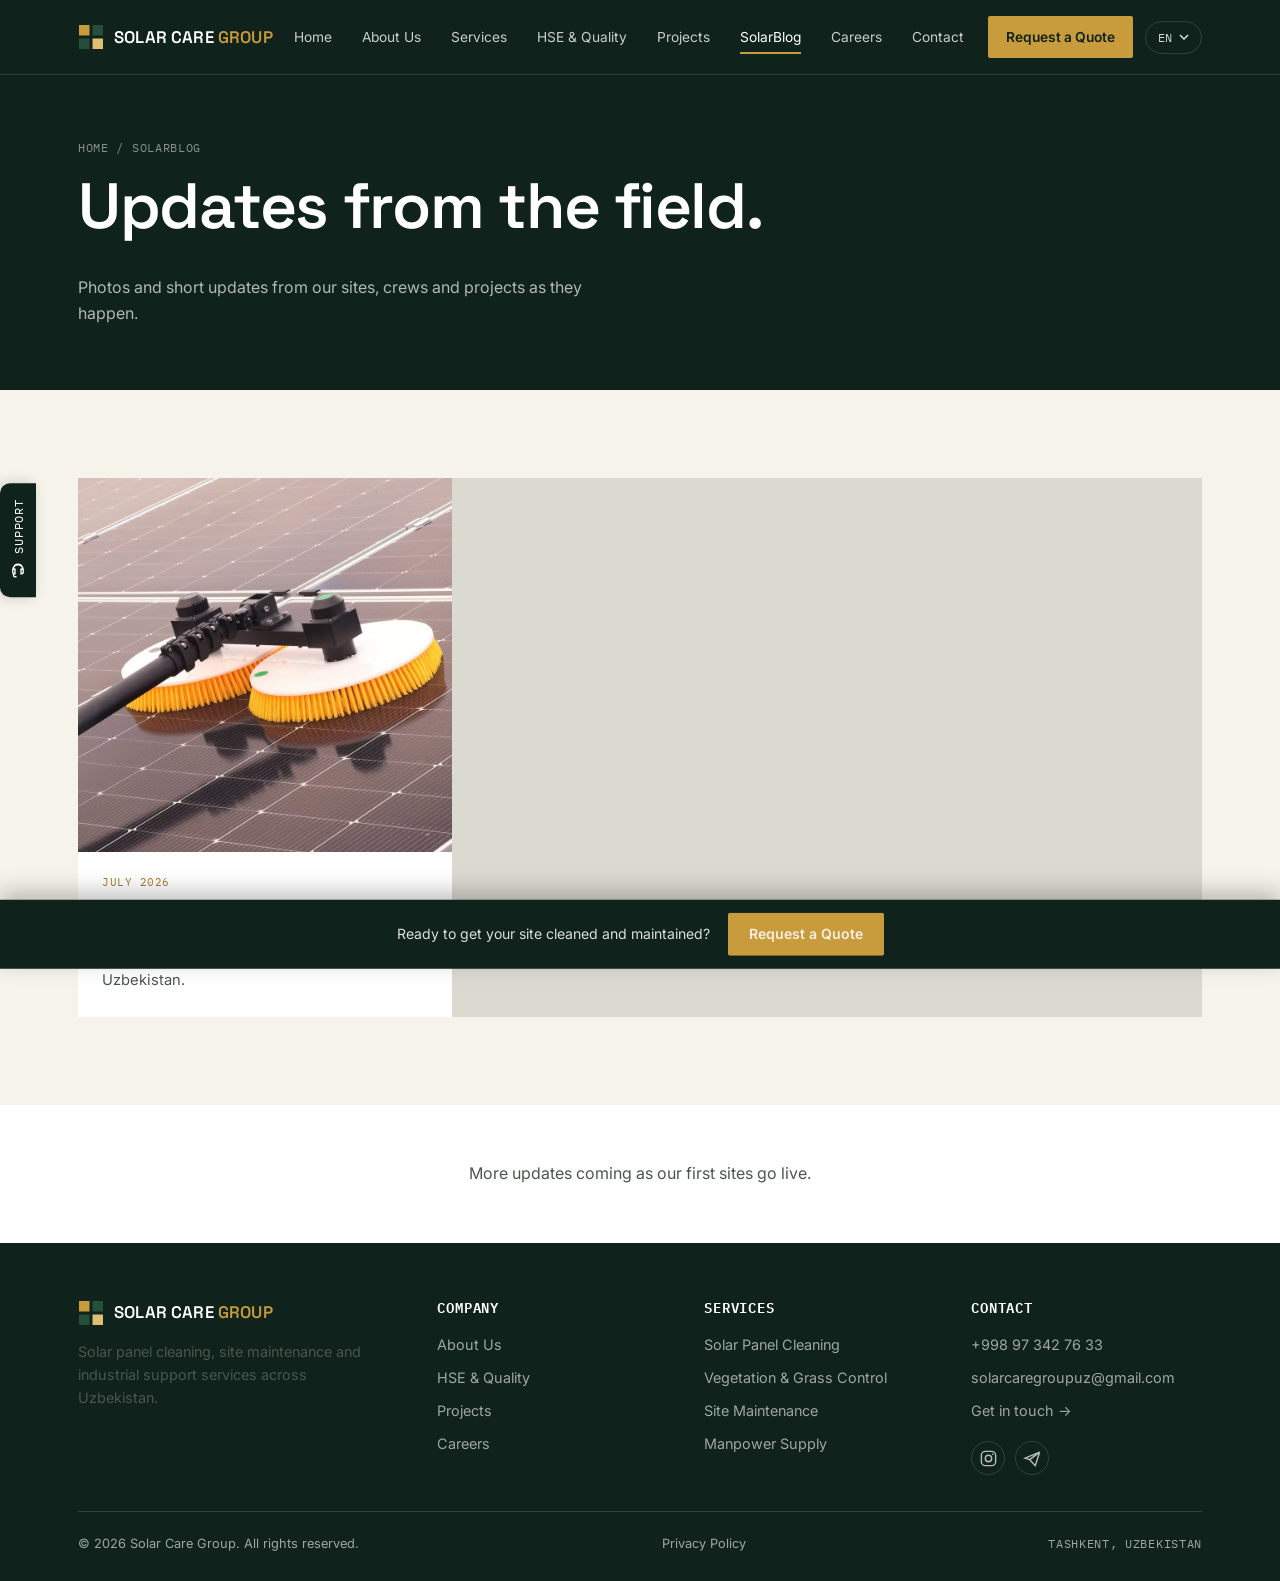
<file: blog.html>
<!DOCTYPE html>
<html lang="en">
<head>
<meta charset="UTF-8">
<meta name="viewport" content="width=device-width, initial-scale=1.0">
<title>SolarBlog — Solar Care Group</title>
<meta name="description" content="Updates, photos and news from Solar Care Group sites and crews.">
<link rel="canonical" href="https://solarcaregroup.com/blog.html">


<meta property="og:type" content="website">
<meta property="og:site_name" content="Solar Care Group">
<meta property="og:title" content="SolarBlog — Solar Care Group">
<meta property="og:description" content="Updates, photos and news from Solar Care Group sites and crews.">
<meta property="og:image" content="https://solarcaregroup.com/assets/brand/og-image.jpg">
<meta property="og:image:width" content="1200">
<meta property="og:image:height" content="630">
<meta property="og:url" content="https://solarcaregroup.com/blog.html">
<meta name="twitter:card" content="summary_large_image">
<meta name="twitter:title" content="SolarBlog — Solar Care Group">
<meta name="twitter:description" content="Updates, photos and news from Solar Care Group sites and crews.">
<meta name="twitter:image" content="https://solarcaregroup.com/assets/brand/og-image.jpg">

<link rel="preconnect" href="https://fonts.googleapis.com">
<link href="https://fonts.googleapis.com/css2?family=Space+Grotesk:wght@500;600;700&family=Inter:wght@400;500;600&family=IBM+Plex+Mono:wght@500&display=swap" rel="stylesheet">
<link rel="stylesheet" href="css/style.css">
</head>
<body>
<header class="site-header">
    <div class="header-inner">
      <a href="index.html" class="logo"><svg width="26" height="26" viewBox="0 0 26 26" fill="none" xmlns="http://www.w3.org/2000/svg">
<rect x="1" y="1" width="10.5" height="10.5" fill="#C89B3C"/>
<rect x="14.5" y="1" width="10.5" height="10.5" fill="#254E3B"/>
<rect x="1" y="14.5" width="10.5" height="10.5" fill="#254E3B"/>
<rect x="14.5" y="14.5" width="10.5" height="10.5" fill="#E0BE72"/>
</svg><span>SOLAR CARE <span class="accent">GROUP</span></span></a>
      <nav class="main-nav">
      <a href="index.html"><span data-i18n="nav.home">Home</span></a>
      <a href="about.html"><span data-i18n="nav.about">About Us</span></a>
      <a href="services.html"><span data-i18n="nav.services">Services</span></a>
      <a href="hse-quality.html"><span data-i18n="nav.hse">HSE & Quality</span></a>
      <a href="projects.html"><span data-i18n="nav.projects">Projects</span></a>
      <a href="blog.html" class="active"><span data-i18n="nav.blog">SolarBlog</span></a>
      <a href="careers.html"><span data-i18n="nav.careers">Careers</span></a>
      <a href="contact.html"><span data-i18n="nav.contact">Contact</span></a>
      <a href="contact.html#quote" class="btn-quote"><span data-i18n="nav.quote">Request a Quote</span></a>
      <div class="lang-switch">
        <button class="lang-toggle mono" type="button" aria-haspopup="true" aria-expanded="false">
          <span class="lang-current">EN</span>
          <svg width="10" height="6" viewBox="0 0 10 6" fill="none"><path d="M1 1l4 4 4-4" stroke="currentColor" stroke-width="1.6"/></svg>
        </button>
        <div class="lang-dropdown">
          <button class="lang-option active" type="button" data-lang="en">EN <span>English</span></button>
          <button class="lang-option" type="button" data-lang="ru">RU <span>Русский</span></button>
          <button class="lang-option" type="button" data-lang="uz">UZ <span>O'zbek</span></button>
        </div>
      </div>
      </nav>
      <button class="nav-toggle" aria-label="Toggle menu" aria-expanded="false">
        <svg viewBox="0 0 24 24" fill="none" stroke="currentColor" stroke-width="2"><line x1="3" y1="6" x2="21" y2="6"/><line x1="3" y1="12" x2="21" y2="12"/><line x1="3" y1="18" x2="21" y2="18"/></svg>
      </button>
    </div>
  </header>

<section class="page-hero">
  <div class="wrap">
    <div class="crumb mono"><a href="index.html"><span data-i18n="nav.home">Home</span></a> / <span data-i18n="nav.blog">SolarBlog</span></div>
    <h1 data-i18n="blog.hero_h1">Updates from the field.</h1>
    <p class="lede" style="color:rgba(255,255,255,.68); max-width:56ch; margin-top:16px;" data-i18n="blog.hero_lede">Photos and short updates from our sites, crews and projects as they happen.</p>
  </div>
</section>

<!--
  ADD NEW POSTS HERE. Copy a <div class="blog-post">...</div> block
  and paste it as the first child of .blog-grid (newest first).
  Photo goes in assets/blog/. See top of this comment for steps.
-->
<section>
  <div class="wrap" style="padding:0 28px;">
    <div class="blog-grid">
      
      <div class="blog-post">
        <div class="blog-photo"><img src="assets/services/panel-cleaning.jpg" alt="Solar Care Group update" loading="lazy"></div>
        <div class="blog-body">
          <div class="blog-date" data-i18n="blog.post1_date">July 2026</div>
          <p class="blog-caption" data-i18n="blog.post1_caption">Solar Care Group is live — our team and site crews are ready to take on cleaning, maintenance and support work across Uzbekistan.</p>
        </div>
      </div>
    </div>
  </div>
</section>

<section class="section-alt" style="padding:56px 0;">
  <div class="wrap" style="text-align:center;">
    <p style="max-width:44ch; margin:0 auto;" data-i18n="blog.more_soon">More updates coming as our first sites go live.</p>
  </div>
</section>

<footer>
    <div class="wrap">
      <div class="footer-grid">
        <div>
          <div class="logo" style="margin-bottom:14px;"><svg width="26" height="26" viewBox="0 0 26 26" fill="none" xmlns="http://www.w3.org/2000/svg">
<rect x="1" y="1" width="10.5" height="10.5" fill="#C89B3C"/>
<rect x="14.5" y="1" width="10.5" height="10.5" fill="#254E3B"/>
<rect x="1" y="14.5" width="10.5" height="10.5" fill="#254E3B"/>
<rect x="14.5" y="14.5" width="10.5" height="10.5" fill="#E0BE72"/>
</svg><span style="color:#fff;">SOLAR CARE <span class="accent">GROUP</span></span></div>
          <p style="max-width:32ch; font-size:.9rem;"><span data-i18n="footer.tagline">Solar panel cleaning, site maintenance and industrial support services across Uzbekistan.</span></p>
        </div>
        <div>
          <h4 class="mono"><span data-i18n="footer.company">Company</span></h4>
          <a href="about.html"><span data-i18n="nav.about">About Us</span></a>
          <a href="hse-quality.html"><span data-i18n="nav.hse">HSE & Quality</span></a>
          <a href="projects.html"><span data-i18n="nav.projects">Projects</span></a>
          <a href="careers.html"><span data-i18n="nav.careers">Careers</span></a>
        </div>
        <div>
          <h4 class="mono"><span data-i18n="footer.services">Services</span></h4>
          <a href="services.html"><span data-i18n="svc.1.title">Solar Panel Cleaning</span></a>
          <a href="services.html"><span data-i18n="svc.2.title">Vegetation & Grass Control</span></a>
          <a href="services.html"><span data-i18n="svc.3.title">Site Maintenance</span></a>
          <a href="services.html"><span data-i18n="svc.5.title">Manpower Supply</span></a>
        </div>
        <div>
          <h4 class="mono"><span data-i18n="footer.contact">Contact</span></h4>
          <a href="tel:+998973427633">+998 97 342 76 33</a>
          <a href="mailto:solarcaregroupuz@gmail.com">solarcaregroupuz@gmail.com</a>
          <a href="contact.html"><span data-i18n="footer.getintouch">Get in touch →</span></a>
          <div class="footer-social">
            <a href="https://instagram.com/solarcaregroup.uz" target="_blank" rel="noopener" aria-label="Instagram"><svg width="19" height="19" viewBox="0 0 24 24" fill="none" stroke="currentColor" stroke-width="1.8"><rect x="3" y="3" width="18" height="18" rx="5"/><circle cx="12" cy="12" r="4"/><circle cx="17.5" cy="6.5" r="1" fill="currentColor" stroke="none"/></svg></a>
            <a href="https://t.me/solarcaregroup" target="_blank" rel="noopener" aria-label="Telegram"><svg width="19" height="19" viewBox="0 0 24 24" fill="none" stroke="currentColor" stroke-width="1.8"><path d="M21 4L2.5 11.5l6 2M21 4L15.5 21l-7-7.5M21 4L8.5 13.5"/></svg></a>
          </div>
        </div>
      </div>
      <div class="footer-bottom">
        <span><span data-i18n="footer.copyright">© 2026 Solar Care Group. All rights reserved.</span></span>
        <a href="privacy.html" style="color:rgba(255,255,255,.6);"><span data-i18n="footer.privacy">Privacy Policy</span></a>
        <span class="mono"><span data-i18n="footer.location">Tashkent, Uzbekistan</span></span>
      </div>
    </div>
  </footer>
<div class="support-tab" id="supportTab">
    <button class="support-tab-toggle" id="supportToggle" aria-label="Support">
      <svg viewBox="0 0 24 24" fill="none" stroke="currentColor" stroke-width="1.8"><path d="M12 2a7 7 0 0 0-7 7v3a2 2 0 0 0 2 2h1v-6H6v-1a6 6 0 0 1 12 0v1h-2v6h1a2 2 0 0 0 2-2v-3a7 7 0 0 0-7-7Z"/><path d="M6 14v2a2 2 0 0 0 2 2h2"/></svg>
      <span class="support-tab-label mono" data-i18n="support.tab">Support</span>
    </button>
    <div class="support-panel" id="supportPanel">
      <div class="support-panel-title mono" data-i18n="support.title">Talk to us</div>
      <a class="support-item" href="tel:+998973427633">
        <svg viewBox="0 0 24 24" fill="none" stroke="currentColor" stroke-width="1.8"><path d="M22 16.9v3a2 2 0 0 1-2.2 2 19.8 19.8 0 0 1-8.6-3.1 19.5 19.5 0 0 1-6-6A19.8 19.8 0 0 1 2.1 4.2 2 2 0 0 1 4 2h3a2 2 0 0 1 2 1.7c.1.9.3 1.8.6 2.7a2 2 0 0 1-.5 2.1L7.9 9.7a16 16 0 0 0 6 6l1.2-1.2a2 2 0 0 1 2.1-.5c.9.3 1.8.5 2.7.6A2 2 0 0 1 22 16.9Z"/></svg>
        <span>+998 97 342 76 33</span>
      </a>
      <a class="support-item" href="https://t.me/solarcaregroup" target="_blank" rel="noopener">
        <svg viewBox="0 0 24 24" fill="none" stroke="currentColor" stroke-width="1.8"><path d="M21 4L2.5 11.5l6 2M21 4L15.5 21l-7-7.5M21 4L8.5 13.5"/></svg>
        <span>Telegram</span>
      </a>
      <a class="support-item" href="https://wa.me/998973427633" target="_blank" rel="noopener">
        <svg viewBox="0 0 24 24" fill="none" stroke="currentColor" stroke-width="1.8"><path d="M3 21l1.4-4.3A8.5 8.5 0 1 1 8 19.6Z"/><path d="M8.5 8.8c.2-.5.6-.5 1-.5h.6c.2 0 .5 0 .7.5s.7 1.7.7 1.9 0 .3-.2.5l-.5.6c-.1.2-.2.3 0 .6.2.3.8 1.2 1.7 1.9 1.1.9 1.9 1.2 2.2 1.3.2.1.4.1.5-.1l.7-.8c.2-.3.4-.2.7-.1l1.6.8c.2.1.4.2.4.4 0 .6-.5 1.6-1.4 1.9-.8.3-1.7.4-2.9-.2a9.4 9.4 0 0 1-4.2-3.7c-.7-.9-1.1-2-1.2-2.8-.1-.7.1-1.4.6-1.9Z" fill="currentColor" stroke="none"/></svg>
        <span>WhatsApp</span>
      </a>
      <a class="support-item" href="mailto:solarcaregroupuz@gmail.com">
        <svg viewBox="0 0 24 24" fill="none" stroke="currentColor" stroke-width="1.8"><rect x="3" y="5" width="18" height="14" rx="2"/><path d="m3 7 9 6 9-6"/></svg>
        <span>solarcaregroupuz@gmail.com</span>
      </a>
    </div>
  </div>
<div class="sticky-quote" id="stickyQuote">
    <span data-i18n="stickybar.text">Ready to get your site cleaned and maintained?</span>
    <a href="contact.html#quote" class="btn btn-primary"><span data-i18n="nav.quote">Request a Quote</span></a>
  </div>
<script src="js/translations.js"></script>
<script src="js/script.js"></script>
</body>
</html>
</file>
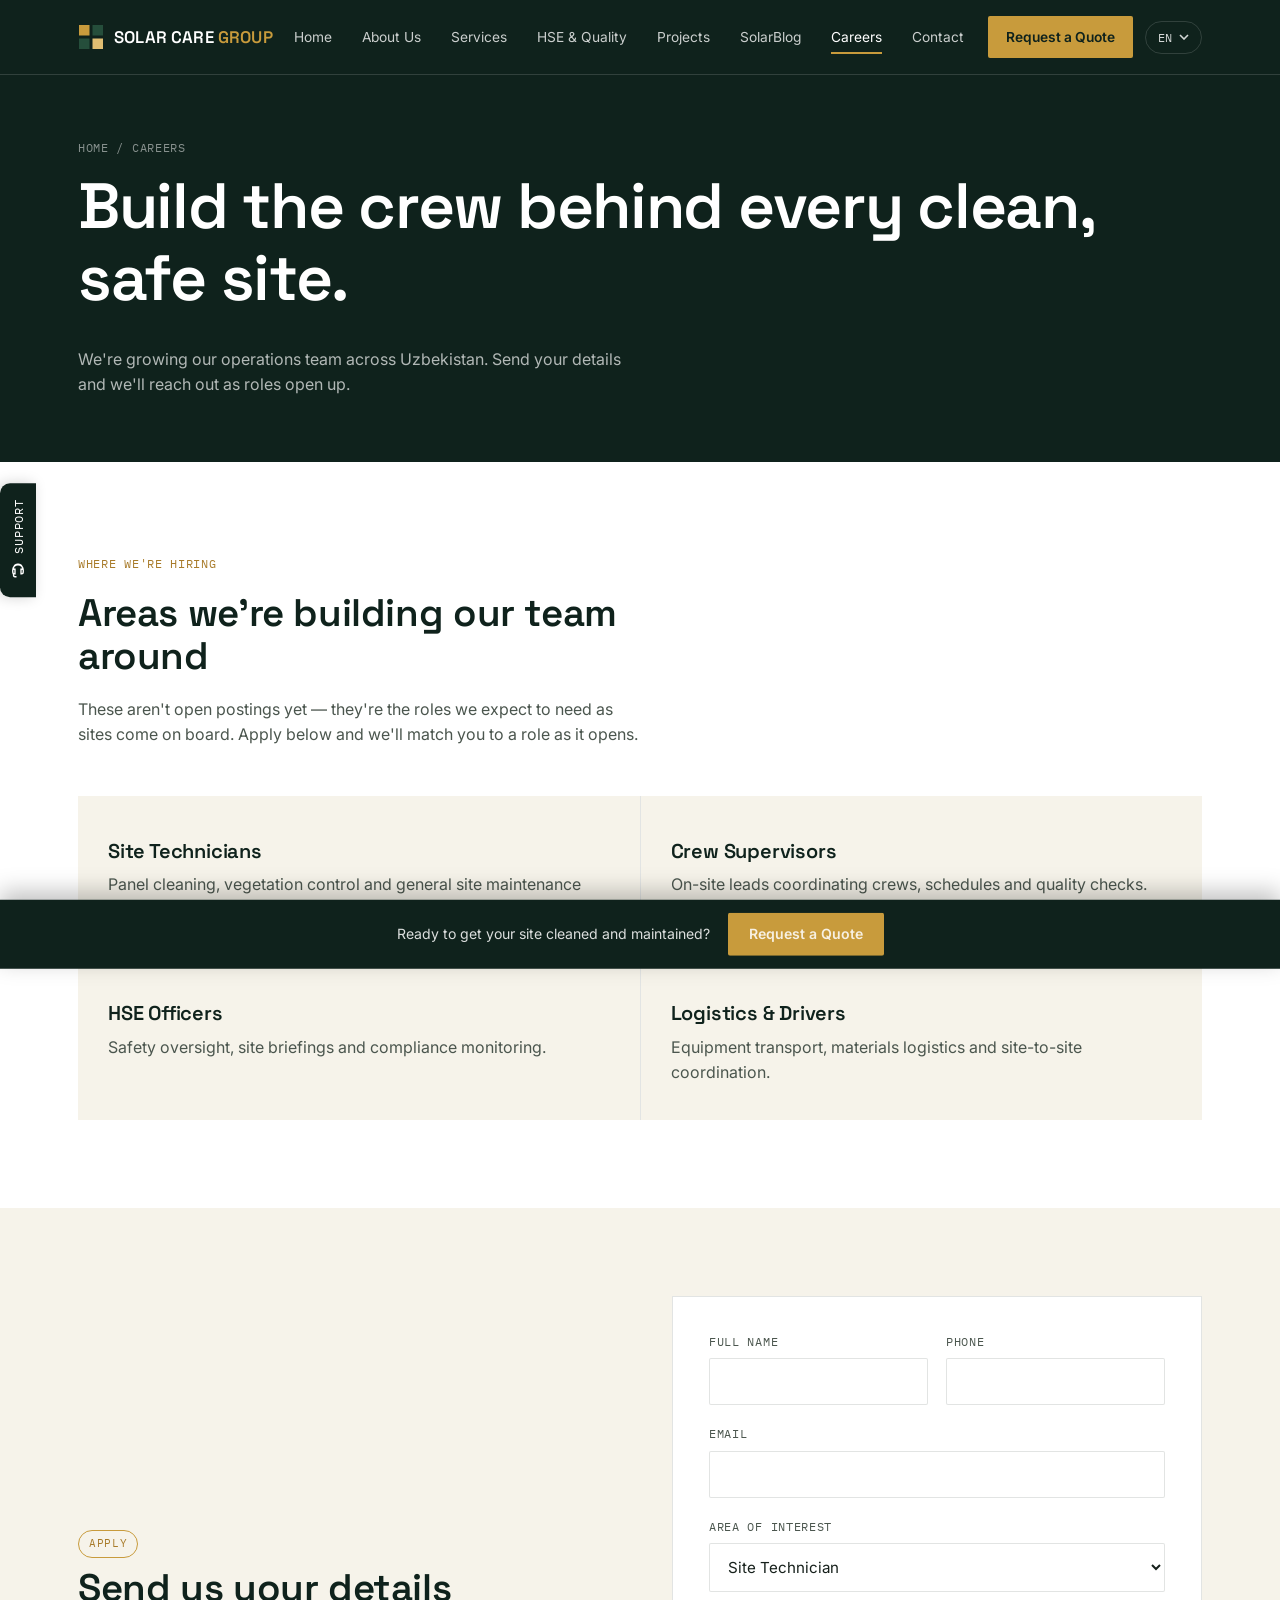
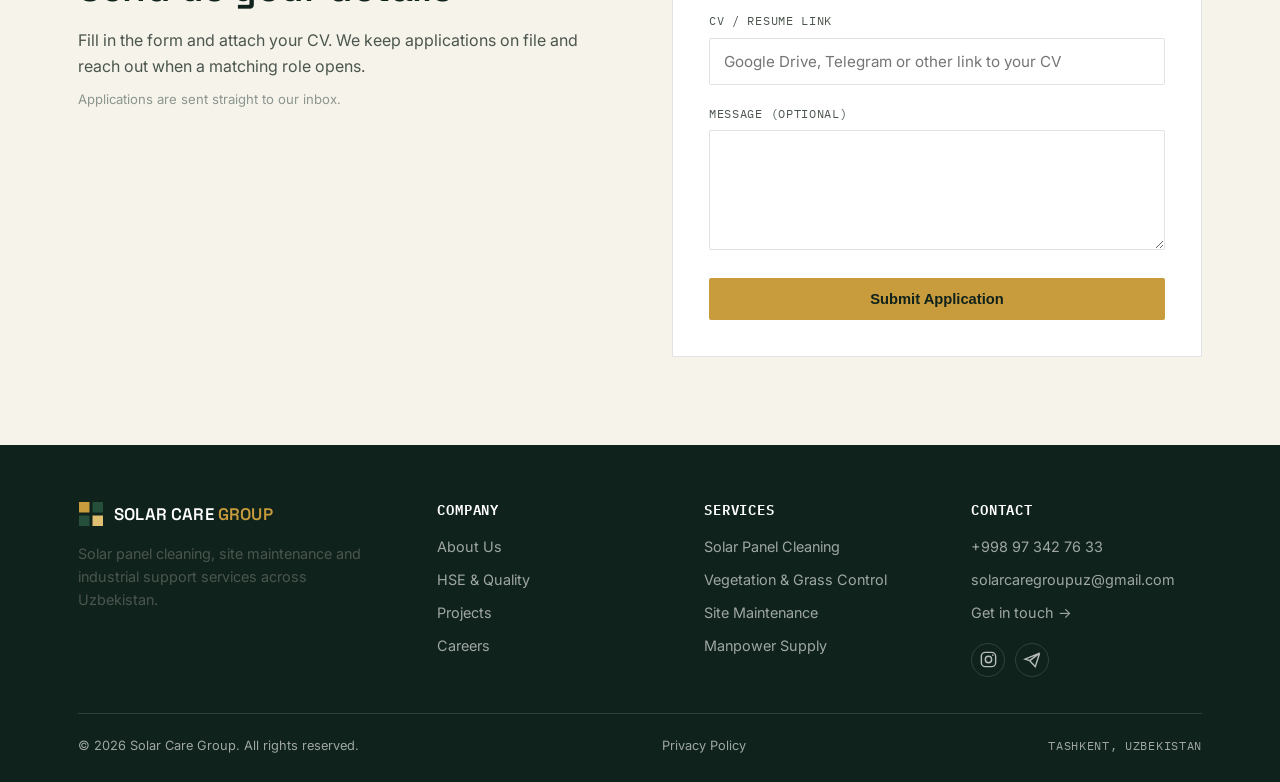
<file: careers.html>
<!DOCTYPE html>
<html lang="en">
<head>
<meta charset="UTF-8">
<meta name="viewport" content="width=device-width, initial-scale=1.0">
<title>Careers — Solar Care Group</title>
<meta name="description" content="Open roles and applications at Solar Care Group.">
<link rel="canonical" href="https://solarcaregroup.com/careers.html">


<meta property="og:type" content="website">
<meta property="og:site_name" content="Solar Care Group">
<meta property="og:title" content="Careers — Solar Care Group">
<meta property="og:description" content="Open roles and applications at Solar Care Group.">
<meta property="og:image" content="https://solarcaregroup.com/assets/brand/og-image.jpg">
<meta property="og:image:width" content="1200">
<meta property="og:image:height" content="630">
<meta property="og:url" content="https://solarcaregroup.com/careers.html">
<meta name="twitter:card" content="summary_large_image">
<meta name="twitter:title" content="Careers — Solar Care Group">
<meta name="twitter:description" content="Open roles and applications at Solar Care Group.">
<meta name="twitter:image" content="https://solarcaregroup.com/assets/brand/og-image.jpg">

<link rel="preconnect" href="https://fonts.googleapis.com">
<link href="https://fonts.googleapis.com/css2?family=Space+Grotesk:wght@500;600;700&family=Inter:wght@400;500;600&family=IBM+Plex+Mono:wght@500&display=swap" rel="stylesheet">
<link rel="stylesheet" href="css/style.css">
</head>
<body>
<header class="site-header">
    <div class="header-inner">
      <a href="index.html" class="logo"><svg width="26" height="26" viewBox="0 0 26 26" fill="none" xmlns="http://www.w3.org/2000/svg">
<rect x="1" y="1" width="10.5" height="10.5" fill="#C89B3C"/>
<rect x="14.5" y="1" width="10.5" height="10.5" fill="#254E3B"/>
<rect x="1" y="14.5" width="10.5" height="10.5" fill="#254E3B"/>
<rect x="14.5" y="14.5" width="10.5" height="10.5" fill="#E0BE72"/>
</svg><span>SOLAR CARE <span class="accent">GROUP</span></span></a>
      <nav class="main-nav">
      <a href="index.html"><span data-i18n="nav.home">Home</span></a>
      <a href="about.html"><span data-i18n="nav.about">About Us</span></a>
      <a href="services.html"><span data-i18n="nav.services">Services</span></a>
      <a href="hse-quality.html"><span data-i18n="nav.hse">HSE & Quality</span></a>
      <a href="projects.html"><span data-i18n="nav.projects">Projects</span></a>
      <a href="blog.html"><span data-i18n="nav.blog">SolarBlog</span></a>
      <a href="careers.html" class="active"><span data-i18n="nav.careers">Careers</span></a>
      <a href="contact.html"><span data-i18n="nav.contact">Contact</span></a>
      <a href="contact.html#quote" class="btn-quote"><span data-i18n="nav.quote">Request a Quote</span></a>
      <div class="lang-switch">
        <button class="lang-toggle mono" type="button" aria-haspopup="true" aria-expanded="false">
          <span class="lang-current">EN</span>
          <svg width="10" height="6" viewBox="0 0 10 6" fill="none"><path d="M1 1l4 4 4-4" stroke="currentColor" stroke-width="1.6"/></svg>
        </button>
        <div class="lang-dropdown">
          <button class="lang-option active" type="button" data-lang="en">EN <span>English</span></button>
          <button class="lang-option" type="button" data-lang="ru">RU <span>Русский</span></button>
          <button class="lang-option" type="button" data-lang="uz">UZ <span>O'zbek</span></button>
        </div>
      </div>
      </nav>
      <button class="nav-toggle" aria-label="Toggle menu" aria-expanded="false">
        <svg viewBox="0 0 24 24" fill="none" stroke="currentColor" stroke-width="2"><line x1="3" y1="6" x2="21" y2="6"/><line x1="3" y1="12" x2="21" y2="12"/><line x1="3" y1="18" x2="21" y2="18"/></svg>
      </button>
    </div>
  </header>

<section class="page-hero">
  <div class="wrap">
    <div class="crumb mono"><a href="index.html"><span data-i18n="nav.home">Home</span></a> / <span data-i18n="nav.careers">Careers</span></div>
    <h1 data-i18n="careers.hero_h1">Build the crew behind every clean, safe site.</h1>
    <p class="lede" style="color:rgba(255,255,255,.68); max-width:56ch; margin-top:16px;" data-i18n="careers.hero_lede">We're growing our operations team across Uzbekistan. Send your details and we'll reach out as roles open up.</p>
  </div>
</section>

<section class="section-alt">
  <div class="wrap">
    <div class="section-head">
      <span class="mono eyebrow"><span data-i18n="careers.roles_eyebrow">Where we're hiring</span></span>
      <h2 data-i18n="careers.roles_h2">Areas we're building our team around</h2>
      <p data-i18n="careers.roles_p">These aren't open postings yet — they're the roles we expect to need as sites come on board. Apply below and we'll match you to a role as it opens.</p>
    </div>
  </div>
  <div class="wrap" style="padding:0 28px;">
    <div class="grid cols-2"><div class="card"><h3 data-i18n="careers.role1_h">Site Technicians</h3><p data-i18n="careers.role1_p">Panel cleaning, vegetation control and general site maintenance crews.</p></div><div class="card"><h3 data-i18n="careers.role2_h">Crew Supervisors</h3><p data-i18n="careers.role2_p">On-site leads coordinating crews, schedules and quality checks.</p></div><div class="card"><h3 data-i18n="careers.role3_h">HSE Officers</h3><p data-i18n="careers.role3_p">Safety oversight, site briefings and compliance monitoring.</p></div><div class="card"><h3 data-i18n="careers.role4_h">Logistics & Drivers</h3><p data-i18n="careers.role4_p">Equipment transport, materials logistics and site-to-site coordination.</p></div></div>
  </div>
</section>

<section id="apply">
  <div class="wrap">
    <div class="split">
      <div>
        <span class="tag"><span data-i18n="careers.apply_tag">Apply</span></span>
        <h2 data-i18n="careers.apply_h2">Send us your details</h2>
        <p data-i18n="careers.apply_p">Fill in the form and attach your CV. We keep applications on file and reach out when a matching role opens.</p>
        <p class="form-note" data-i18n="careers.apply_note">Applications are sent straight to our inbox.</p>
      </div>
      <div class="card-white" style="padding:36px;">
        <form data-demo-form action="https://formspree.io/f/xwvglyob" method="POST">
          <input type="hidden" name="_subject" value="New Career Application — Solar Care Group website">
          <div class="form-row">
            <div class="form-field">
              <label for="c-name" data-i18n="careers.form_name">Full name</label>
              <input id="c-name" name="Full name" type="text" required>
            </div>
            <div class="form-field">
              <label for="c-phone" data-i18n="careers.form_phone">Phone</label>
              <input id="c-phone" name="Phone" type="tel" required>
            </div>
          </div>
          <div class="form-field">
            <label for="c-email" data-i18n="careers.form_email">Email</label>
            <input id="c-email" name="Email" type="email" required>
          </div>
          <div class="form-field">
            <label for="c-role" data-i18n="careers.form_role">Area of interest</label>
            <select id="c-role" name="Area of interest">
              <option data-i18n="careers.form_role_opt1">Site Technician</option>
              <option data-i18n="careers.form_role_opt2">Crew Supervisor</option>
              <option data-i18n="careers.form_role_opt3">HSE Officer</option>
              <option data-i18n="careers.form_role_opt4">Logistics / Driver</option>
              <option data-i18n="careers.form_role_opt5">Other</option>
            </select>
          </div>
          <div class="form-field">
            <label for="c-cv" data-i18n="careers.form_cv">CV / Resume link</label>
            <input id="c-cv" name="CV link" type="url" placeholder="Google Drive, Telegram or other link to your CV" data-i18n-placeholder="careers.form_cv_ph">
          </div>
          <div class="form-field">
            <label for="c-note" data-i18n="careers.form_message">Message (optional)</label>
            <textarea id="c-note" name="Message"></textarea>
          </div>
          <button type="submit" class="btn btn-primary" style="width:100%; border:none; cursor:pointer;" data-i18n="careers.form_submit">Submit Application</button>
        </form>
        <div class="form-success" data-i18n="careers.form_success">Application received. We'll be in touch if there's a match — thank you for your interest in Solar Care Group.</div>
      </div>
    </div>
  </div>
</section>

<footer>
    <div class="wrap">
      <div class="footer-grid">
        <div>
          <div class="logo" style="margin-bottom:14px;"><svg width="26" height="26" viewBox="0 0 26 26" fill="none" xmlns="http://www.w3.org/2000/svg">
<rect x="1" y="1" width="10.5" height="10.5" fill="#C89B3C"/>
<rect x="14.5" y="1" width="10.5" height="10.5" fill="#254E3B"/>
<rect x="1" y="14.5" width="10.5" height="10.5" fill="#254E3B"/>
<rect x="14.5" y="14.5" width="10.5" height="10.5" fill="#E0BE72"/>
</svg><span style="color:#fff;">SOLAR CARE <span class="accent">GROUP</span></span></div>
          <p style="max-width:32ch; font-size:.9rem;"><span data-i18n="footer.tagline">Solar panel cleaning, site maintenance and industrial support services across Uzbekistan.</span></p>
        </div>
        <div>
          <h4 class="mono"><span data-i18n="footer.company">Company</span></h4>
          <a href="about.html"><span data-i18n="nav.about">About Us</span></a>
          <a href="hse-quality.html"><span data-i18n="nav.hse">HSE & Quality</span></a>
          <a href="projects.html"><span data-i18n="nav.projects">Projects</span></a>
          <a href="careers.html"><span data-i18n="nav.careers">Careers</span></a>
        </div>
        <div>
          <h4 class="mono"><span data-i18n="footer.services">Services</span></h4>
          <a href="services.html"><span data-i18n="svc.1.title">Solar Panel Cleaning</span></a>
          <a href="services.html"><span data-i18n="svc.2.title">Vegetation & Grass Control</span></a>
          <a href="services.html"><span data-i18n="svc.3.title">Site Maintenance</span></a>
          <a href="services.html"><span data-i18n="svc.5.title">Manpower Supply</span></a>
        </div>
        <div>
          <h4 class="mono"><span data-i18n="footer.contact">Contact</span></h4>
          <a href="tel:+998973427633">+998 97 342 76 33</a>
          <a href="mailto:solarcaregroupuz@gmail.com">solarcaregroupuz@gmail.com</a>
          <a href="contact.html"><span data-i18n="footer.getintouch">Get in touch →</span></a>
          <div class="footer-social">
            <a href="https://instagram.com/solarcaregroup.uz" target="_blank" rel="noopener" aria-label="Instagram"><svg width="19" height="19" viewBox="0 0 24 24" fill="none" stroke="currentColor" stroke-width="1.8"><rect x="3" y="3" width="18" height="18" rx="5"/><circle cx="12" cy="12" r="4"/><circle cx="17.5" cy="6.5" r="1" fill="currentColor" stroke="none"/></svg></a>
            <a href="https://t.me/solarcaregroup" target="_blank" rel="noopener" aria-label="Telegram"><svg width="19" height="19" viewBox="0 0 24 24" fill="none" stroke="currentColor" stroke-width="1.8"><path d="M21 4L2.5 11.5l6 2M21 4L15.5 21l-7-7.5M21 4L8.5 13.5"/></svg></a>
          </div>
        </div>
      </div>
      <div class="footer-bottom">
        <span><span data-i18n="footer.copyright">© 2026 Solar Care Group. All rights reserved.</span></span>
        <a href="privacy.html" style="color:rgba(255,255,255,.6);"><span data-i18n="footer.privacy">Privacy Policy</span></a>
        <span class="mono"><span data-i18n="footer.location">Tashkent, Uzbekistan</span></span>
      </div>
    </div>
  </footer>
<div class="support-tab" id="supportTab">
    <button class="support-tab-toggle" id="supportToggle" aria-label="Support">
      <svg viewBox="0 0 24 24" fill="none" stroke="currentColor" stroke-width="1.8"><path d="M12 2a7 7 0 0 0-7 7v3a2 2 0 0 0 2 2h1v-6H6v-1a6 6 0 0 1 12 0v1h-2v6h1a2 2 0 0 0 2-2v-3a7 7 0 0 0-7-7Z"/><path d="M6 14v2a2 2 0 0 0 2 2h2"/></svg>
      <span class="support-tab-label mono" data-i18n="support.tab">Support</span>
    </button>
    <div class="support-panel" id="supportPanel">
      <div class="support-panel-title mono" data-i18n="support.title">Talk to us</div>
      <a class="support-item" href="tel:+998973427633">
        <svg viewBox="0 0 24 24" fill="none" stroke="currentColor" stroke-width="1.8"><path d="M22 16.9v3a2 2 0 0 1-2.2 2 19.8 19.8 0 0 1-8.6-3.1 19.5 19.5 0 0 1-6-6A19.8 19.8 0 0 1 2.1 4.2 2 2 0 0 1 4 2h3a2 2 0 0 1 2 1.7c.1.9.3 1.8.6 2.7a2 2 0 0 1-.5 2.1L7.9 9.7a16 16 0 0 0 6 6l1.2-1.2a2 2 0 0 1 2.1-.5c.9.3 1.8.5 2.7.6A2 2 0 0 1 22 16.9Z"/></svg>
        <span>+998 97 342 76 33</span>
      </a>
      <a class="support-item" href="https://t.me/solarcaregroup" target="_blank" rel="noopener">
        <svg viewBox="0 0 24 24" fill="none" stroke="currentColor" stroke-width="1.8"><path d="M21 4L2.5 11.5l6 2M21 4L15.5 21l-7-7.5M21 4L8.5 13.5"/></svg>
        <span>Telegram</span>
      </a>
      <a class="support-item" href="https://wa.me/998973427633" target="_blank" rel="noopener">
        <svg viewBox="0 0 24 24" fill="none" stroke="currentColor" stroke-width="1.8"><path d="M3 21l1.4-4.3A8.5 8.5 0 1 1 8 19.6Z"/><path d="M8.5 8.8c.2-.5.6-.5 1-.5h.6c.2 0 .5 0 .7.5s.7 1.7.7 1.9 0 .3-.2.5l-.5.6c-.1.2-.2.3 0 .6.2.3.8 1.2 1.7 1.9 1.1.9 1.9 1.2 2.2 1.3.2.1.4.1.5-.1l.7-.8c.2-.3.4-.2.7-.1l1.6.8c.2.1.4.2.4.4 0 .6-.5 1.6-1.4 1.9-.8.3-1.7.4-2.9-.2a9.4 9.4 0 0 1-4.2-3.7c-.7-.9-1.1-2-1.2-2.8-.1-.7.1-1.4.6-1.9Z" fill="currentColor" stroke="none"/></svg>
        <span>WhatsApp</span>
      </a>
      <a class="support-item" href="mailto:solarcaregroupuz@gmail.com">
        <svg viewBox="0 0 24 24" fill="none" stroke="currentColor" stroke-width="1.8"><rect x="3" y="5" width="18" height="14" rx="2"/><path d="m3 7 9 6 9-6"/></svg>
        <span>solarcaregroupuz@gmail.com</span>
      </a>
    </div>
  </div>
<div class="sticky-quote" id="stickyQuote">
    <span data-i18n="stickybar.text">Ready to get your site cleaned and maintained?</span>
    <a href="contact.html#quote" class="btn btn-primary"><span data-i18n="nav.quote">Request a Quote</span></a>
  </div>
<script src="js/translations.js"></script>
<script src="js/script.js"></script>
</body>
</html>
</file>
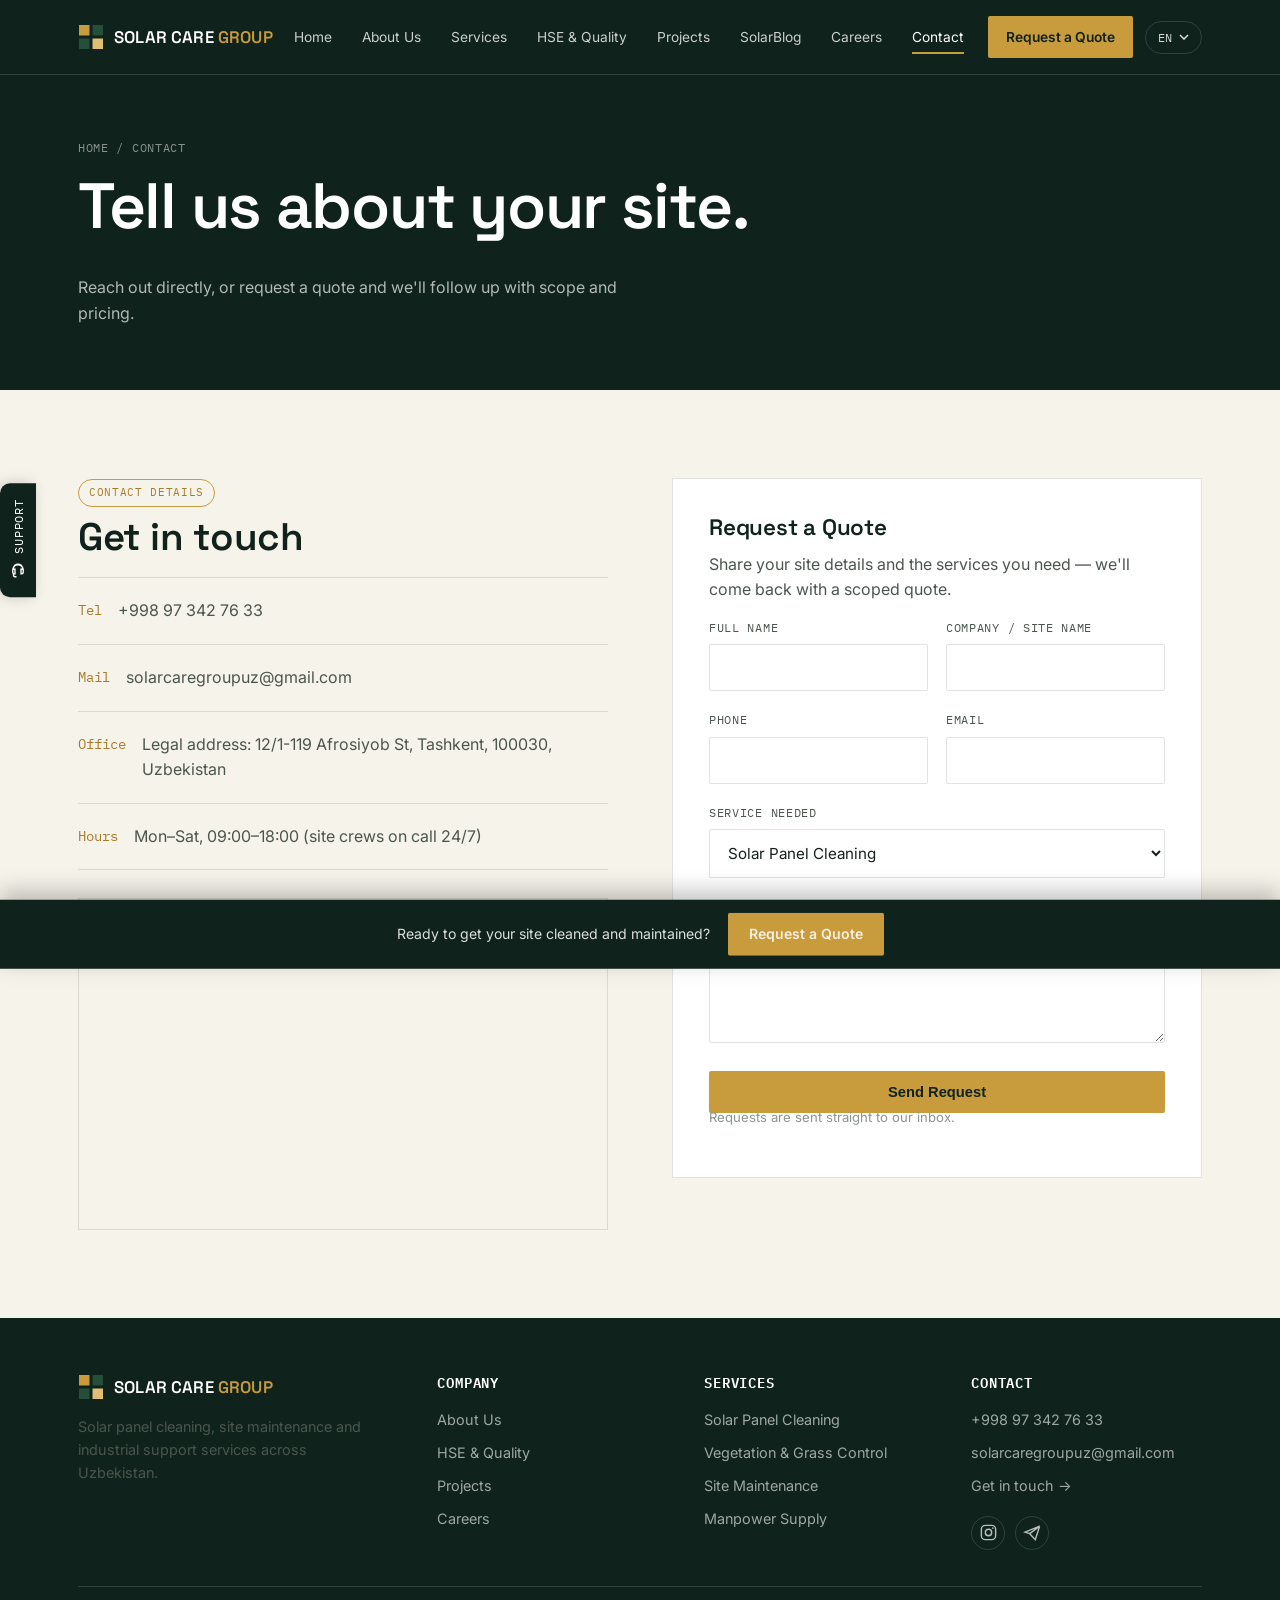
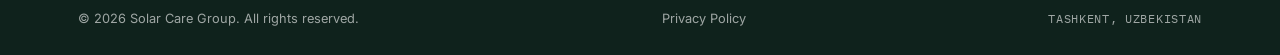
<file: contact.html>
<!DOCTYPE html>
<html lang="en">
<head>
<meta charset="UTF-8">
<meta name="viewport" content="width=device-width, initial-scale=1.0">
<title>Contact — Solar Care Group</title>
<meta name="description" content="Get in touch with Solar Care Group or request a quote.">
<link rel="canonical" href="https://solarcaregroup.com/contact.html">


<meta property="og:type" content="website">
<meta property="og:site_name" content="Solar Care Group">
<meta property="og:title" content="Contact — Solar Care Group">
<meta property="og:description" content="Get in touch with Solar Care Group or request a quote.">
<meta property="og:image" content="https://solarcaregroup.com/assets/brand/og-image.jpg">
<meta property="og:image:width" content="1200">
<meta property="og:image:height" content="630">
<meta property="og:url" content="https://solarcaregroup.com/contact.html">
<meta name="twitter:card" content="summary_large_image">
<meta name="twitter:title" content="Contact — Solar Care Group">
<meta name="twitter:description" content="Get in touch with Solar Care Group or request a quote.">
<meta name="twitter:image" content="https://solarcaregroup.com/assets/brand/og-image.jpg">

<link rel="preconnect" href="https://fonts.googleapis.com">
<link href="https://fonts.googleapis.com/css2?family=Space+Grotesk:wght@500;600;700&family=Inter:wght@400;500;600&family=IBM+Plex+Mono:wght@500&display=swap" rel="stylesheet">
<link rel="stylesheet" href="css/style.css">
</head>
<body>
<header class="site-header">
    <div class="header-inner">
      <a href="index.html" class="logo"><svg width="26" height="26" viewBox="0 0 26 26" fill="none" xmlns="http://www.w3.org/2000/svg">
<rect x="1" y="1" width="10.5" height="10.5" fill="#C89B3C"/>
<rect x="14.5" y="1" width="10.5" height="10.5" fill="#254E3B"/>
<rect x="1" y="14.5" width="10.5" height="10.5" fill="#254E3B"/>
<rect x="14.5" y="14.5" width="10.5" height="10.5" fill="#E0BE72"/>
</svg><span>SOLAR CARE <span class="accent">GROUP</span></span></a>
      <nav class="main-nav">
      <a href="index.html"><span data-i18n="nav.home">Home</span></a>
      <a href="about.html"><span data-i18n="nav.about">About Us</span></a>
      <a href="services.html"><span data-i18n="nav.services">Services</span></a>
      <a href="hse-quality.html"><span data-i18n="nav.hse">HSE & Quality</span></a>
      <a href="projects.html"><span data-i18n="nav.projects">Projects</span></a>
      <a href="blog.html"><span data-i18n="nav.blog">SolarBlog</span></a>
      <a href="careers.html"><span data-i18n="nav.careers">Careers</span></a>
      <a href="contact.html" class="active"><span data-i18n="nav.contact">Contact</span></a>
      <a href="contact.html#quote" class="btn-quote"><span data-i18n="nav.quote">Request a Quote</span></a>
      <div class="lang-switch">
        <button class="lang-toggle mono" type="button" aria-haspopup="true" aria-expanded="false">
          <span class="lang-current">EN</span>
          <svg width="10" height="6" viewBox="0 0 10 6" fill="none"><path d="M1 1l4 4 4-4" stroke="currentColor" stroke-width="1.6"/></svg>
        </button>
        <div class="lang-dropdown">
          <button class="lang-option active" type="button" data-lang="en">EN <span>English</span></button>
          <button class="lang-option" type="button" data-lang="ru">RU <span>Русский</span></button>
          <button class="lang-option" type="button" data-lang="uz">UZ <span>O'zbek</span></button>
        </div>
      </div>
      </nav>
      <button class="nav-toggle" aria-label="Toggle menu" aria-expanded="false">
        <svg viewBox="0 0 24 24" fill="none" stroke="currentColor" stroke-width="2"><line x1="3" y1="6" x2="21" y2="6"/><line x1="3" y1="12" x2="21" y2="12"/><line x1="3" y1="18" x2="21" y2="18"/></svg>
      </button>
    </div>
  </header>

<section class="page-hero">
  <div class="wrap">
    <div class="crumb mono"><a href="index.html"><span data-i18n="nav.home">Home</span></a> / <span data-i18n="nav.contact">Contact</span></div>
    <h1 data-i18n="contact.hero_h1">Tell us about your site.</h1>
    <p class="lede" style="color:rgba(255,255,255,.68); max-width:56ch; margin-top:16px;" data-i18n="contact.hero_lede">Reach out directly, or request a quote and we'll follow up with scope and pricing.</p>
  </div>
</section>

<section>
  <div class="wrap">
    <div class="split" style="align-items:flex-start;">
      <div>
        <span class="tag"><span data-i18n="contact.details_tag">Contact details</span></span>
        <h2 data-i18n="contact.details_h2">Get in touch</h2>
        <ul class="value-list">
          <li><span class="num"><span data-i18n="contact.label_tel">Tel</span></span><p style="margin:0;"><a href="tel:+998973427633">+998 97 342 76 33</a></p></li>
          <li><span class="num"><span data-i18n="contact.label_mail">Mail</span></span><p style="margin:0;"><a href="mailto:solarcaregroupuz@gmail.com">solarcaregroupuz@gmail.com</a></p></li>
          <li><span class="num"><span data-i18n="contact.label_office">Office</span></span><p style="margin:0;" data-i18n="contact.office_value">Legal address: 12/1-119 Afrosiyob St, Tashkent, 100030, Uzbekistan</p></li>
          <li><span class="num"><span data-i18n="contact.label_hours">Hours</span></span><p style="margin:0;" data-i18n="contact.hours_value">Mon–Sat, 09:00–18:00 (site crews on call 24/7)</p></li>
        </ul>

        <div style="margin-top:28px; border:1px solid var(--line); aspect-ratio:16/10; overflow:hidden;">
          <iframe
            title="Solar Care Group office location"
            width="100%" height="100%" style="border:0;"
            loading="lazy"
            src="https://www.google.com/maps?q=Afrosiyob+12%2F1,+Tashkent,+Uzbekistan&output=embed">
          </iframe>
        </div>

      </div>

      <div class="card-white" id="quote" style="padding:36px; scroll-margin-top:100px;">
        <h2 style="font-size:1.4rem;" data-i18n="contact.quote_h2">Request a Quote</h2>
        <p data-i18n="contact.quote_p">Share your site details and the services you need — we'll come back with a scoped quote.</p>
        <form data-demo-form action="https://formspree.io/f/xwvglyob" method="POST">
          <input type="hidden" name="_subject" value="New Quote Request — Solar Care Group website">
          <div class="form-row">
            <div class="form-field">
              <label for="q-name" data-i18n="careers.form_name">Full name</label>
              <input id="q-name" name="Full name" type="text" required>
            </div>
            <div class="form-field">
              <label for="q-company" data-i18n="contact.form_company">Company / Site name</label>
              <input id="q-company" name="Company / Site name" type="text">
            </div>
          </div>
          <div class="form-row">
            <div class="form-field">
              <label for="q-phone" data-i18n="careers.form_phone">Phone</label>
              <input id="q-phone" name="Phone" type="tel" required>
            </div>
            <div class="form-field">
              <label for="q-email" data-i18n="careers.form_email">Email</label>
              <input id="q-email" name="Email" type="email" required>
            </div>
          </div>
          <div class="form-field">
            <label for="q-service" data-i18n="contact.form_service">Service needed</label>
            <select id="q-service" name="Service needed">
              <option data-i18n="svc.1.title">Solar Panel Cleaning</option>
              <option data-i18n="svc.2.title">Vegetation & Grass Control</option>
              <option data-i18n="svc.3.title">Site Maintenance</option>
              <option data-i18n="svc.4.title">Technical Support</option>
              <option data-i18n="svc.5.title">Manpower Supply</option>
              <option data-i18n="svc.6.title">Transport & Logistics Support</option>
              <option data-i18n="contact.form_service_multi">Multiple / Not sure</option>
            </select>
          </div>
          <div class="form-field">
            <label for="q-message" data-i18n="contact.form_details">Site details</label>
            <textarea id="q-message" name="Site details" placeholder="Site location, size, and any scheduling notes" data-i18n-placeholder="contact.form_details_ph" required></textarea>
          </div>
          <button type="submit" class="btn btn-primary" style="width:100%; border:none; cursor:pointer;" data-i18n="contact.form_submit">Send Request</button>
        </form>
        <div class="form-success" data-i18n="contact.form_success">Thanks — your request has been received. We'll follow up with a quote shortly.</div>
        <p class="form-note" data-i18n="contact.form_note">Requests are sent straight to our inbox.</p>
      </div>
    </div>
  </div>
</section>

<footer>
    <div class="wrap">
      <div class="footer-grid">
        <div>
          <div class="logo" style="margin-bottom:14px;"><svg width="26" height="26" viewBox="0 0 26 26" fill="none" xmlns="http://www.w3.org/2000/svg">
<rect x="1" y="1" width="10.5" height="10.5" fill="#C89B3C"/>
<rect x="14.5" y="1" width="10.5" height="10.5" fill="#254E3B"/>
<rect x="1" y="14.5" width="10.5" height="10.5" fill="#254E3B"/>
<rect x="14.5" y="14.5" width="10.5" height="10.5" fill="#E0BE72"/>
</svg><span style="color:#fff;">SOLAR CARE <span class="accent">GROUP</span></span></div>
          <p style="max-width:32ch; font-size:.9rem;"><span data-i18n="footer.tagline">Solar panel cleaning, site maintenance and industrial support services across Uzbekistan.</span></p>
        </div>
        <div>
          <h4 class="mono"><span data-i18n="footer.company">Company</span></h4>
          <a href="about.html"><span data-i18n="nav.about">About Us</span></a>
          <a href="hse-quality.html"><span data-i18n="nav.hse">HSE & Quality</span></a>
          <a href="projects.html"><span data-i18n="nav.projects">Projects</span></a>
          <a href="careers.html"><span data-i18n="nav.careers">Careers</span></a>
        </div>
        <div>
          <h4 class="mono"><span data-i18n="footer.services">Services</span></h4>
          <a href="services.html"><span data-i18n="svc.1.title">Solar Panel Cleaning</span></a>
          <a href="services.html"><span data-i18n="svc.2.title">Vegetation & Grass Control</span></a>
          <a href="services.html"><span data-i18n="svc.3.title">Site Maintenance</span></a>
          <a href="services.html"><span data-i18n="svc.5.title">Manpower Supply</span></a>
        </div>
        <div>
          <h4 class="mono"><span data-i18n="footer.contact">Contact</span></h4>
          <a href="tel:+998973427633">+998 97 342 76 33</a>
          <a href="mailto:solarcaregroupuz@gmail.com">solarcaregroupuz@gmail.com</a>
          <a href="contact.html"><span data-i18n="footer.getintouch">Get in touch →</span></a>
          <div class="footer-social">
            <a href="https://instagram.com/solarcaregroup.uz" target="_blank" rel="noopener" aria-label="Instagram"><svg width="19" height="19" viewBox="0 0 24 24" fill="none" stroke="currentColor" stroke-width="1.8"><rect x="3" y="3" width="18" height="18" rx="5"/><circle cx="12" cy="12" r="4"/><circle cx="17.5" cy="6.5" r="1" fill="currentColor" stroke="none"/></svg></a>
            <a href="https://t.me/solarcaregroup" target="_blank" rel="noopener" aria-label="Telegram"><svg width="19" height="19" viewBox="0 0 24 24" fill="none" stroke="currentColor" stroke-width="1.8"><path d="M21 4L2.5 11.5l6 2M21 4L15.5 21l-7-7.5M21 4L8.5 13.5"/></svg></a>
          </div>
        </div>
      </div>
      <div class="footer-bottom">
        <span><span data-i18n="footer.copyright">© 2026 Solar Care Group. All rights reserved.</span></span>
        <a href="privacy.html" style="color:rgba(255,255,255,.6);"><span data-i18n="footer.privacy">Privacy Policy</span></a>
        <span class="mono"><span data-i18n="footer.location">Tashkent, Uzbekistan</span></span>
      </div>
    </div>
  </footer>
<div class="support-tab" id="supportTab">
    <button class="support-tab-toggle" id="supportToggle" aria-label="Support">
      <svg viewBox="0 0 24 24" fill="none" stroke="currentColor" stroke-width="1.8"><path d="M12 2a7 7 0 0 0-7 7v3a2 2 0 0 0 2 2h1v-6H6v-1a6 6 0 0 1 12 0v1h-2v6h1a2 2 0 0 0 2-2v-3a7 7 0 0 0-7-7Z"/><path d="M6 14v2a2 2 0 0 0 2 2h2"/></svg>
      <span class="support-tab-label mono" data-i18n="support.tab">Support</span>
    </button>
    <div class="support-panel" id="supportPanel">
      <div class="support-panel-title mono" data-i18n="support.title">Talk to us</div>
      <a class="support-item" href="tel:+998973427633">
        <svg viewBox="0 0 24 24" fill="none" stroke="currentColor" stroke-width="1.8"><path d="M22 16.9v3a2 2 0 0 1-2.2 2 19.8 19.8 0 0 1-8.6-3.1 19.5 19.5 0 0 1-6-6A19.8 19.8 0 0 1 2.1 4.2 2 2 0 0 1 4 2h3a2 2 0 0 1 2 1.7c.1.9.3 1.8.6 2.7a2 2 0 0 1-.5 2.1L7.9 9.7a16 16 0 0 0 6 6l1.2-1.2a2 2 0 0 1 2.1-.5c.9.3 1.8.5 2.7.6A2 2 0 0 1 22 16.9Z"/></svg>
        <span>+998 97 342 76 33</span>
      </a>
      <a class="support-item" href="https://t.me/solarcaregroup" target="_blank" rel="noopener">
        <svg viewBox="0 0 24 24" fill="none" stroke="currentColor" stroke-width="1.8"><path d="M21 4L2.5 11.5l6 2M21 4L15.5 21l-7-7.5M21 4L8.5 13.5"/></svg>
        <span>Telegram</span>
      </a>
      <a class="support-item" href="https://wa.me/998973427633" target="_blank" rel="noopener">
        <svg viewBox="0 0 24 24" fill="none" stroke="currentColor" stroke-width="1.8"><path d="M3 21l1.4-4.3A8.5 8.5 0 1 1 8 19.6Z"/><path d="M8.5 8.8c.2-.5.6-.5 1-.5h.6c.2 0 .5 0 .7.5s.7 1.7.7 1.9 0 .3-.2.5l-.5.6c-.1.2-.2.3 0 .6.2.3.8 1.2 1.7 1.9 1.1.9 1.9 1.2 2.2 1.3.2.1.4.1.5-.1l.7-.8c.2-.3.4-.2.7-.1l1.6.8c.2.1.4.2.4.4 0 .6-.5 1.6-1.4 1.9-.8.3-1.7.4-2.9-.2a9.4 9.4 0 0 1-4.2-3.7c-.7-.9-1.1-2-1.2-2.8-.1-.7.1-1.4.6-1.9Z" fill="currentColor" stroke="none"/></svg>
        <span>WhatsApp</span>
      </a>
      <a class="support-item" href="mailto:solarcaregroupuz@gmail.com">
        <svg viewBox="0 0 24 24" fill="none" stroke="currentColor" stroke-width="1.8"><rect x="3" y="5" width="18" height="14" rx="2"/><path d="m3 7 9 6 9-6"/></svg>
        <span>solarcaregroupuz@gmail.com</span>
      </a>
    </div>
  </div>
<div class="sticky-quote" id="stickyQuote">
    <span data-i18n="stickybar.text">Ready to get your site cleaned and maintained?</span>
    <a href="contact.html#quote" class="btn btn-primary"><span data-i18n="nav.quote">Request a Quote</span></a>
  </div>
<script src="js/translations.js"></script>
<script src="js/script.js"></script>
</body>
</html>
</file>
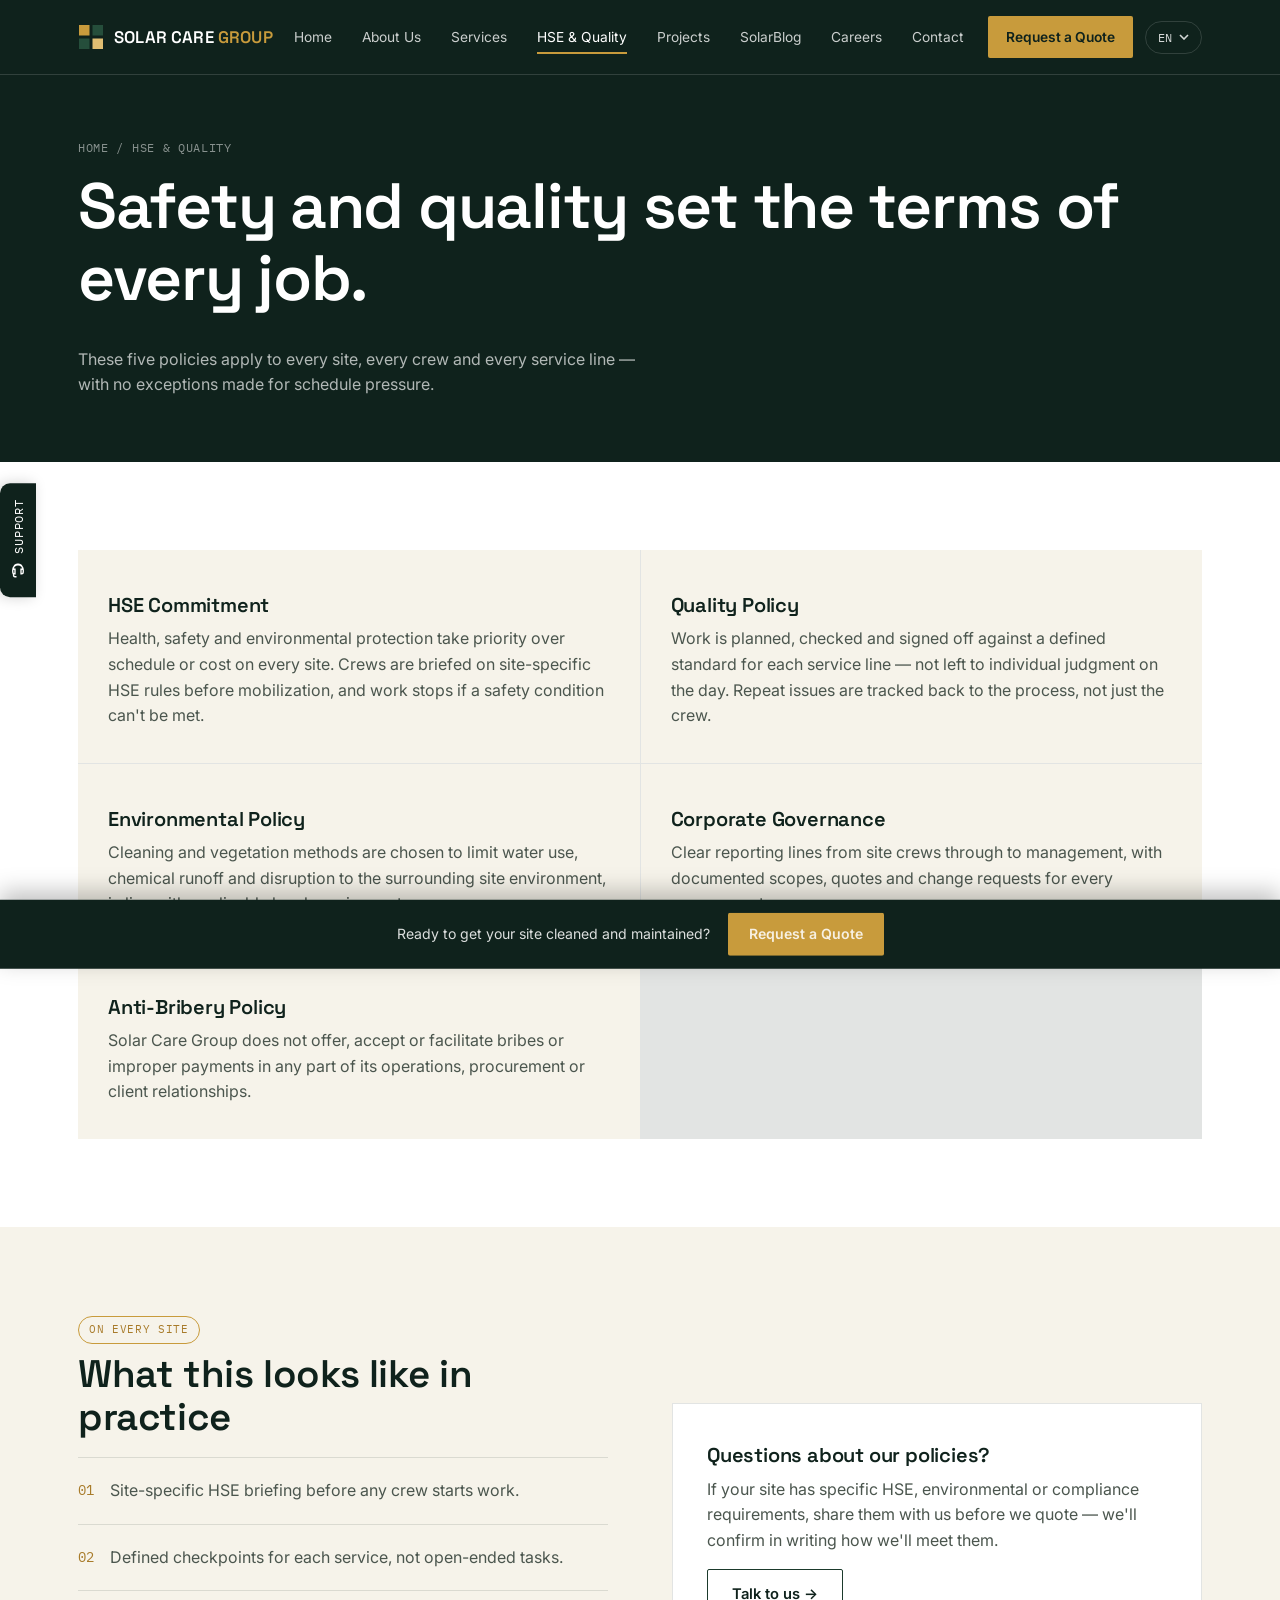
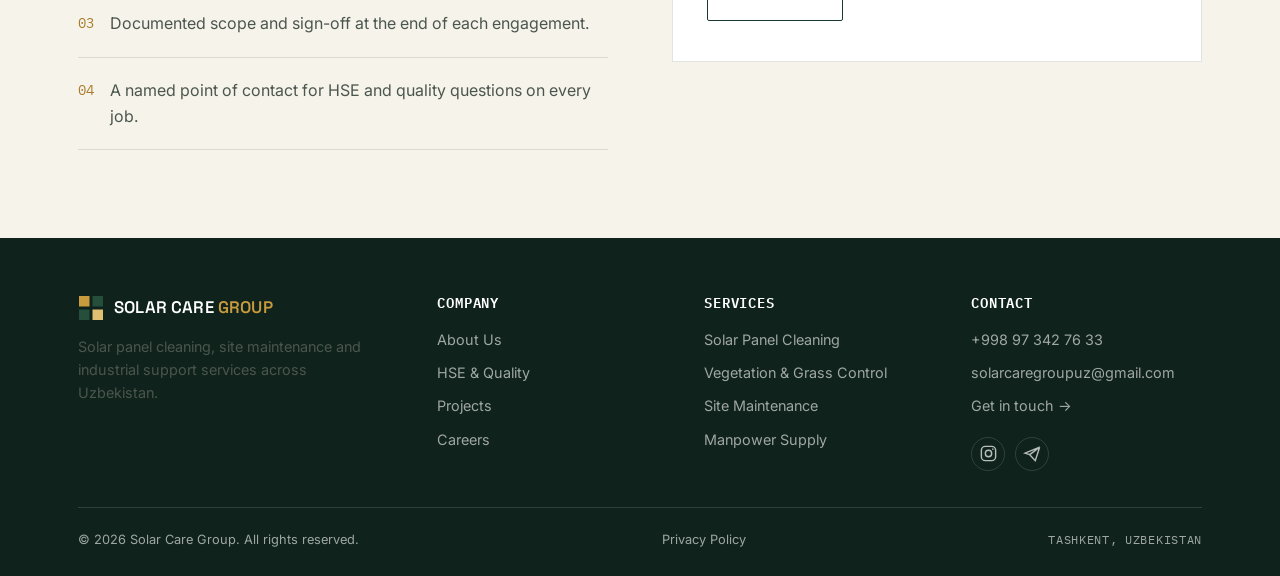
<file: hse-quality.html>
<!DOCTYPE html>
<html lang="en">
<head>
<meta charset="UTF-8">
<meta name="viewport" content="width=device-width, initial-scale=1.0">
<title>HSE & Quality — Solar Care Group</title>
<meta name="description" content="Solar Care Group's HSE commitment, quality policy, environmental policy, corporate governance and anti-bribery policy.">
<link rel="canonical" href="https://solarcaregroup.com/hse-quality.html">


<meta property="og:type" content="website">
<meta property="og:site_name" content="Solar Care Group">
<meta property="og:title" content="HSE & Quality — Solar Care Group">
<meta property="og:description" content="Solar Care Group's HSE commitment, quality policy, environmental policy, corporate governance and anti-bribery policy.">
<meta property="og:image" content="https://solarcaregroup.com/assets/brand/og-image.jpg">
<meta property="og:image:width" content="1200">
<meta property="og:image:height" content="630">
<meta property="og:url" content="https://solarcaregroup.com/hse-quality.html">
<meta name="twitter:card" content="summary_large_image">
<meta name="twitter:title" content="HSE & Quality — Solar Care Group">
<meta name="twitter:description" content="Solar Care Group's HSE commitment, quality policy, environmental policy, corporate governance and anti-bribery policy.">
<meta name="twitter:image" content="https://solarcaregroup.com/assets/brand/og-image.jpg">

<link rel="preconnect" href="https://fonts.googleapis.com">
<link href="https://fonts.googleapis.com/css2?family=Space+Grotesk:wght@500;600;700&family=Inter:wght@400;500;600&family=IBM+Plex+Mono:wght@500&display=swap" rel="stylesheet">
<link rel="stylesheet" href="css/style.css">
</head>
<body>
<header class="site-header">
    <div class="header-inner">
      <a href="index.html" class="logo"><svg width="26" height="26" viewBox="0 0 26 26" fill="none" xmlns="http://www.w3.org/2000/svg">
<rect x="1" y="1" width="10.5" height="10.5" fill="#C89B3C"/>
<rect x="14.5" y="1" width="10.5" height="10.5" fill="#254E3B"/>
<rect x="1" y="14.5" width="10.5" height="10.5" fill="#254E3B"/>
<rect x="14.5" y="14.5" width="10.5" height="10.5" fill="#E0BE72"/>
</svg><span>SOLAR CARE <span class="accent">GROUP</span></span></a>
      <nav class="main-nav">
      <a href="index.html"><span data-i18n="nav.home">Home</span></a>
      <a href="about.html"><span data-i18n="nav.about">About Us</span></a>
      <a href="services.html"><span data-i18n="nav.services">Services</span></a>
      <a href="hse-quality.html" class="active"><span data-i18n="nav.hse">HSE & Quality</span></a>
      <a href="projects.html"><span data-i18n="nav.projects">Projects</span></a>
      <a href="blog.html"><span data-i18n="nav.blog">SolarBlog</span></a>
      <a href="careers.html"><span data-i18n="nav.careers">Careers</span></a>
      <a href="contact.html"><span data-i18n="nav.contact">Contact</span></a>
      <a href="contact.html#quote" class="btn-quote"><span data-i18n="nav.quote">Request a Quote</span></a>
      <div class="lang-switch">
        <button class="lang-toggle mono" type="button" aria-haspopup="true" aria-expanded="false">
          <span class="lang-current">EN</span>
          <svg width="10" height="6" viewBox="0 0 10 6" fill="none"><path d="M1 1l4 4 4-4" stroke="currentColor" stroke-width="1.6"/></svg>
        </button>
        <div class="lang-dropdown">
          <button class="lang-option active" type="button" data-lang="en">EN <span>English</span></button>
          <button class="lang-option" type="button" data-lang="ru">RU <span>Русский</span></button>
          <button class="lang-option" type="button" data-lang="uz">UZ <span>O'zbek</span></button>
        </div>
      </div>
      </nav>
      <button class="nav-toggle" aria-label="Toggle menu" aria-expanded="false">
        <svg viewBox="0 0 24 24" fill="none" stroke="currentColor" stroke-width="2"><line x1="3" y1="6" x2="21" y2="6"/><line x1="3" y1="12" x2="21" y2="12"/><line x1="3" y1="18" x2="21" y2="18"/></svg>
      </button>
    </div>
  </header>

<section class="page-hero">
  <div class="wrap">
    <div class="crumb mono"><a href="index.html"><span data-i18n="nav.home">Home</span></a> / <span data-i18n="nav.hse">HSE & Quality</span></div>
    <h1 data-i18n="hse.hero_h1">Safety and quality set the terms of every job.</h1>
    <p class="lede" style="color:rgba(255,255,255,.68); max-width:56ch; margin-top:16px;" data-i18n="hse.hero_lede">These five policies apply to every site, every crew and every service line — with no exceptions made for schedule pressure.</p>
  </div>
</section>

<section class="section-alt">
  <div class="wrap" style="padding:0 28px;">
    <div class="grid cols-2">
      <div class="card"><h3 data-i18n="hse.policy1_h">HSE Commitment</h3><p data-i18n="hse.policy1_p">Health, safety and environmental protection take priority over schedule or cost on every site. Crews are briefed on site-specific HSE rules before mobilization, and work stops if a safety condition can't be met.</p></div><div class="card"><h3 data-i18n="hse.policy2_h">Quality Policy</h3><p data-i18n="hse.policy2_p">Work is planned, checked and signed off against a defined standard for each service line — not left to individual judgment on the day. Repeat issues are tracked back to the process, not just the crew.</p></div><div class="card"><h3 data-i18n="hse.policy3_h">Environmental Policy</h3><p data-i18n="hse.policy3_p">Cleaning and vegetation methods are chosen to limit water use, chemical runoff and disruption to the surrounding site environment, in line with applicable local requirements.</p></div><div class="card"><h3 data-i18n="hse.policy4_h">Corporate Governance</h3><p data-i18n="hse.policy4_p">Clear reporting lines from site crews through to management, with documented scopes, quotes and change requests for every engagement.</p></div><div class="card"><h3 data-i18n="hse.policy5_h">Anti-Bribery Policy</h3><p data-i18n="hse.policy5_p">Solar Care Group does not offer, accept or facilitate bribes or improper payments in any part of its operations, procurement or client relationships.</p></div>
    </div>
  </div>
</section>

<section>
  <div class="wrap">
    <div class="split">
      <div>
        <span class="tag"><span data-i18n="hse.practice_tag">On every site</span></span>
        <h2 data-i18n="hse.practice_h2">What this looks like in practice</h2>
        <ul class="value-list">
          <li><span class="num">01</span><p style="margin:0;" data-i18n="hse.practice1">Site-specific HSE briefing before any crew starts work.</p></li>
          <li><span class="num">02</span><p style="margin:0;" data-i18n="hse.practice2">Defined checkpoints for each service, not open-ended tasks.</p></li>
          <li><span class="num">03</span><p style="margin:0;" data-i18n="hse.practice3">Documented scope and sign-off at the end of each engagement.</p></li>
          <li><span class="num">04</span><p style="margin:0;" data-i18n="hse.practice4">A named point of contact for HSE and quality questions on every job.</p></li>
        </ul>
      </div>
      <div class="card-white cell-grid-bg" style="padding:40px 34px;">
        <h3 style="margin-bottom:10px;" data-i18n="hse.cta_h3">Questions about our policies?</h3>
        <p data-i18n="hse.cta_p">If your site has specific HSE, environmental or compliance requirements, share them with us before we quote — we'll confirm in writing how we'll meet them.</p>
        <a href="contact.html#quote" class="btn btn-outline"><span data-i18n="hse.cta_link">Talk to us →</span></a>
      </div>
    </div>
  </div>
</section>

<footer>
    <div class="wrap">
      <div class="footer-grid">
        <div>
          <div class="logo" style="margin-bottom:14px;"><svg width="26" height="26" viewBox="0 0 26 26" fill="none" xmlns="http://www.w3.org/2000/svg">
<rect x="1" y="1" width="10.5" height="10.5" fill="#C89B3C"/>
<rect x="14.5" y="1" width="10.5" height="10.5" fill="#254E3B"/>
<rect x="1" y="14.5" width="10.5" height="10.5" fill="#254E3B"/>
<rect x="14.5" y="14.5" width="10.5" height="10.5" fill="#E0BE72"/>
</svg><span style="color:#fff;">SOLAR CARE <span class="accent">GROUP</span></span></div>
          <p style="max-width:32ch; font-size:.9rem;"><span data-i18n="footer.tagline">Solar panel cleaning, site maintenance and industrial support services across Uzbekistan.</span></p>
        </div>
        <div>
          <h4 class="mono"><span data-i18n="footer.company">Company</span></h4>
          <a href="about.html"><span data-i18n="nav.about">About Us</span></a>
          <a href="hse-quality.html"><span data-i18n="nav.hse">HSE & Quality</span></a>
          <a href="projects.html"><span data-i18n="nav.projects">Projects</span></a>
          <a href="careers.html"><span data-i18n="nav.careers">Careers</span></a>
        </div>
        <div>
          <h4 class="mono"><span data-i18n="footer.services">Services</span></h4>
          <a href="services.html"><span data-i18n="svc.1.title">Solar Panel Cleaning</span></a>
          <a href="services.html"><span data-i18n="svc.2.title">Vegetation & Grass Control</span></a>
          <a href="services.html"><span data-i18n="svc.3.title">Site Maintenance</span></a>
          <a href="services.html"><span data-i18n="svc.5.title">Manpower Supply</span></a>
        </div>
        <div>
          <h4 class="mono"><span data-i18n="footer.contact">Contact</span></h4>
          <a href="tel:+998973427633">+998 97 342 76 33</a>
          <a href="mailto:solarcaregroupuz@gmail.com">solarcaregroupuz@gmail.com</a>
          <a href="contact.html"><span data-i18n="footer.getintouch">Get in touch →</span></a>
          <div class="footer-social">
            <a href="https://instagram.com/solarcaregroup.uz" target="_blank" rel="noopener" aria-label="Instagram"><svg width="19" height="19" viewBox="0 0 24 24" fill="none" stroke="currentColor" stroke-width="1.8"><rect x="3" y="3" width="18" height="18" rx="5"/><circle cx="12" cy="12" r="4"/><circle cx="17.5" cy="6.5" r="1" fill="currentColor" stroke="none"/></svg></a>
            <a href="https://t.me/solarcaregroup" target="_blank" rel="noopener" aria-label="Telegram"><svg width="19" height="19" viewBox="0 0 24 24" fill="none" stroke="currentColor" stroke-width="1.8"><path d="M21 4L2.5 11.5l6 2M21 4L15.5 21l-7-7.5M21 4L8.5 13.5"/></svg></a>
          </div>
        </div>
      </div>
      <div class="footer-bottom">
        <span><span data-i18n="footer.copyright">© 2026 Solar Care Group. All rights reserved.</span></span>
        <a href="privacy.html" style="color:rgba(255,255,255,.6);"><span data-i18n="footer.privacy">Privacy Policy</span></a>
        <span class="mono"><span data-i18n="footer.location">Tashkent, Uzbekistan</span></span>
      </div>
    </div>
  </footer>
<div class="support-tab" id="supportTab">
    <button class="support-tab-toggle" id="supportToggle" aria-label="Support">
      <svg viewBox="0 0 24 24" fill="none" stroke="currentColor" stroke-width="1.8"><path d="M12 2a7 7 0 0 0-7 7v3a2 2 0 0 0 2 2h1v-6H6v-1a6 6 0 0 1 12 0v1h-2v6h1a2 2 0 0 0 2-2v-3a7 7 0 0 0-7-7Z"/><path d="M6 14v2a2 2 0 0 0 2 2h2"/></svg>
      <span class="support-tab-label mono" data-i18n="support.tab">Support</span>
    </button>
    <div class="support-panel" id="supportPanel">
      <div class="support-panel-title mono" data-i18n="support.title">Talk to us</div>
      <a class="support-item" href="tel:+998973427633">
        <svg viewBox="0 0 24 24" fill="none" stroke="currentColor" stroke-width="1.8"><path d="M22 16.9v3a2 2 0 0 1-2.2 2 19.8 19.8 0 0 1-8.6-3.1 19.5 19.5 0 0 1-6-6A19.8 19.8 0 0 1 2.1 4.2 2 2 0 0 1 4 2h3a2 2 0 0 1 2 1.7c.1.9.3 1.8.6 2.7a2 2 0 0 1-.5 2.1L7.9 9.7a16 16 0 0 0 6 6l1.2-1.2a2 2 0 0 1 2.1-.5c.9.3 1.8.5 2.7.6A2 2 0 0 1 22 16.9Z"/></svg>
        <span>+998 97 342 76 33</span>
      </a>
      <a class="support-item" href="https://t.me/solarcaregroup" target="_blank" rel="noopener">
        <svg viewBox="0 0 24 24" fill="none" stroke="currentColor" stroke-width="1.8"><path d="M21 4L2.5 11.5l6 2M21 4L15.5 21l-7-7.5M21 4L8.5 13.5"/></svg>
        <span>Telegram</span>
      </a>
      <a class="support-item" href="https://wa.me/998973427633" target="_blank" rel="noopener">
        <svg viewBox="0 0 24 24" fill="none" stroke="currentColor" stroke-width="1.8"><path d="M3 21l1.4-4.3A8.5 8.5 0 1 1 8 19.6Z"/><path d="M8.5 8.8c.2-.5.6-.5 1-.5h.6c.2 0 .5 0 .7.5s.7 1.7.7 1.9 0 .3-.2.5l-.5.6c-.1.2-.2.3 0 .6.2.3.8 1.2 1.7 1.9 1.1.9 1.9 1.2 2.2 1.3.2.1.4.1.5-.1l.7-.8c.2-.3.4-.2.7-.1l1.6.8c.2.1.4.2.4.4 0 .6-.5 1.6-1.4 1.9-.8.3-1.7.4-2.9-.2a9.4 9.4 0 0 1-4.2-3.7c-.7-.9-1.1-2-1.2-2.8-.1-.7.1-1.4.6-1.9Z" fill="currentColor" stroke="none"/></svg>
        <span>WhatsApp</span>
      </a>
      <a class="support-item" href="mailto:solarcaregroupuz@gmail.com">
        <svg viewBox="0 0 24 24" fill="none" stroke="currentColor" stroke-width="1.8"><rect x="3" y="5" width="18" height="14" rx="2"/><path d="m3 7 9 6 9-6"/></svg>
        <span>solarcaregroupuz@gmail.com</span>
      </a>
    </div>
  </div>
<div class="sticky-quote" id="stickyQuote">
    <span data-i18n="stickybar.text">Ready to get your site cleaned and maintained?</span>
    <a href="contact.html#quote" class="btn btn-primary"><span data-i18n="nav.quote">Request a Quote</span></a>
  </div>
<script src="js/translations.js"></script>
<script src="js/script.js"></script>
</body>
</html>
</file>
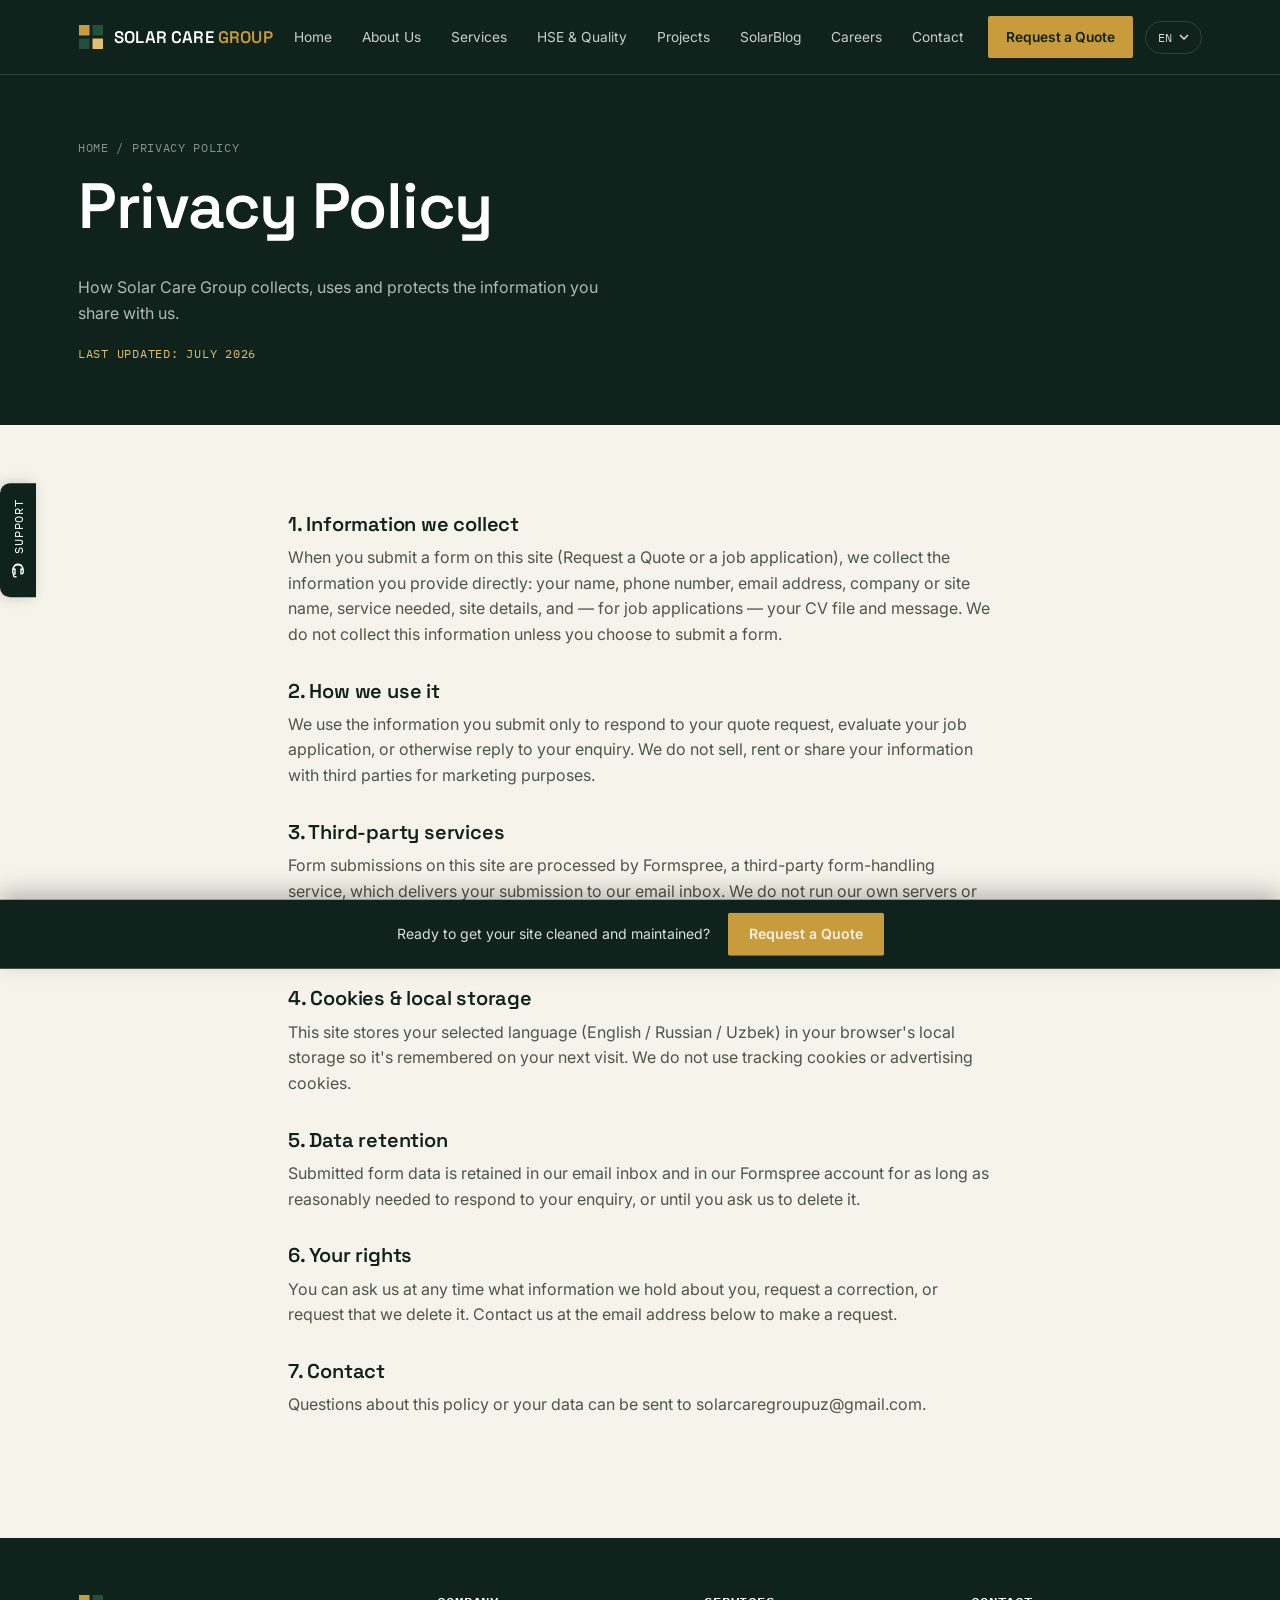
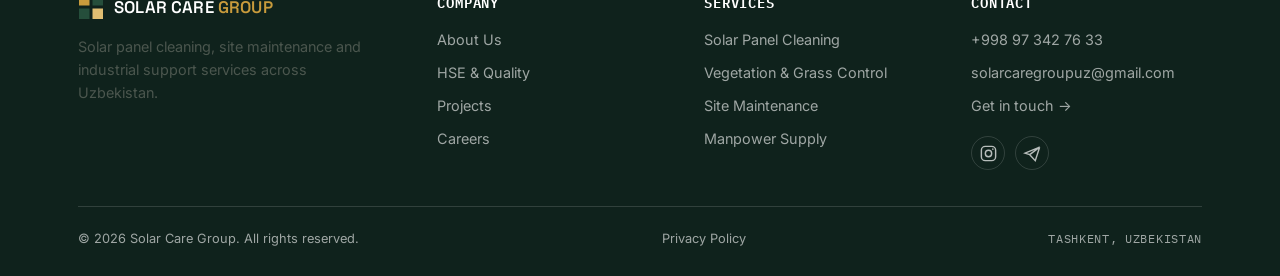
<file: privacy.html>
<!DOCTYPE html>
<html lang="en">
<head>
<meta charset="UTF-8">
<meta name="viewport" content="width=device-width, initial-scale=1.0">
<title>Privacy Policy — Solar Care Group</title>
<meta name="description" content="How Solar Care Group collects, uses and protects the information submitted through this site.">
<link rel="canonical" href="https://solarcaregroup.com/privacy.html">


<meta property="og:type" content="website">
<meta property="og:site_name" content="Solar Care Group">
<meta property="og:title" content="Privacy Policy — Solar Care Group">
<meta property="og:description" content="How Solar Care Group collects, uses and protects the information submitted through this site.">
<meta property="og:image" content="https://solarcaregroup.com/assets/brand/og-image.jpg">
<meta property="og:image:width" content="1200">
<meta property="og:image:height" content="630">
<meta property="og:url" content="https://solarcaregroup.com/privacy.html">
<meta name="twitter:card" content="summary_large_image">
<meta name="twitter:title" content="Privacy Policy — Solar Care Group">
<meta name="twitter:description" content="How Solar Care Group collects, uses and protects the information submitted through this site.">
<meta name="twitter:image" content="https://solarcaregroup.com/assets/brand/og-image.jpg">

<link rel="preconnect" href="https://fonts.googleapis.com">
<link href="https://fonts.googleapis.com/css2?family=Space+Grotesk:wght@500;600;700&family=Inter:wght@400;500;600&family=IBM+Plex+Mono:wght@500&display=swap" rel="stylesheet">
<link rel="stylesheet" href="css/style.css">
</head>
<body>
<header class="site-header">
    <div class="header-inner">
      <a href="index.html" class="logo"><svg width="26" height="26" viewBox="0 0 26 26" fill="none" xmlns="http://www.w3.org/2000/svg">
<rect x="1" y="1" width="10.5" height="10.5" fill="#C89B3C"/>
<rect x="14.5" y="1" width="10.5" height="10.5" fill="#254E3B"/>
<rect x="1" y="14.5" width="10.5" height="10.5" fill="#254E3B"/>
<rect x="14.5" y="14.5" width="10.5" height="10.5" fill="#E0BE72"/>
</svg><span>SOLAR CARE <span class="accent">GROUP</span></span></a>
      <nav class="main-nav">
      <a href="index.html"><span data-i18n="nav.home">Home</span></a>
      <a href="about.html"><span data-i18n="nav.about">About Us</span></a>
      <a href="services.html"><span data-i18n="nav.services">Services</span></a>
      <a href="hse-quality.html"><span data-i18n="nav.hse">HSE & Quality</span></a>
      <a href="projects.html"><span data-i18n="nav.projects">Projects</span></a>
      <a href="blog.html"><span data-i18n="nav.blog">SolarBlog</span></a>
      <a href="careers.html"><span data-i18n="nav.careers">Careers</span></a>
      <a href="contact.html"><span data-i18n="nav.contact">Contact</span></a>
      <a href="contact.html#quote" class="btn-quote"><span data-i18n="nav.quote">Request a Quote</span></a>
      <div class="lang-switch">
        <button class="lang-toggle mono" type="button" aria-haspopup="true" aria-expanded="false">
          <span class="lang-current">EN</span>
          <svg width="10" height="6" viewBox="0 0 10 6" fill="none"><path d="M1 1l4 4 4-4" stroke="currentColor" stroke-width="1.6"/></svg>
        </button>
        <div class="lang-dropdown">
          <button class="lang-option active" type="button" data-lang="en">EN <span>English</span></button>
          <button class="lang-option" type="button" data-lang="ru">RU <span>Русский</span></button>
          <button class="lang-option" type="button" data-lang="uz">UZ <span>O'zbek</span></button>
        </div>
      </div>
      </nav>
      <button class="nav-toggle" aria-label="Toggle menu" aria-expanded="false">
        <svg viewBox="0 0 24 24" fill="none" stroke="currentColor" stroke-width="2"><line x1="3" y1="6" x2="21" y2="6"/><line x1="3" y1="12" x2="21" y2="12"/><line x1="3" y1="18" x2="21" y2="18"/></svg>
      </button>
    </div>
  </header>

<section class="page-hero">
  <div class="wrap">
    <div class="crumb mono"><a href="index.html"><span data-i18n="nav.home">Home</span></a> / <span data-i18n="nav.privacy">Privacy Policy</span></div>
    <h1 data-i18n="privacy.hero_h1">Privacy Policy</h1>
    <p class="lede" style="color:rgba(255,255,255,.68); max-width:56ch; margin-top:16px;" data-i18n="privacy.hero_lede">How Solar Care Group collects, uses and protects the information you share with us.</p>
    <p class="mono" style="color:var(--gold-300); margin-top:18px; font-size:.78rem;" data-i18n="privacy.updated">Last updated: July 2026</p>
  </div>
</section>

<section>
  <div class="wrap" style="max-width:760px;">
    
    <div style="margin-bottom:32px;">
      <h3 style="margin-bottom:10px;" data-i18n="privacy.s1_h">1. Information we collect</h3>
      <p style="margin:0;" data-i18n="privacy.s1_p">When you submit a form on this site (Request a Quote or a job application), we collect the information you provide directly: your name, phone number, email address, company or site name, service needed, site details, and — for job applications — your CV file and message. We do not collect this information unless you choose to submit a form.</p>
    </div>
    <div style="margin-bottom:32px;">
      <h3 style="margin-bottom:10px;" data-i18n="privacy.s2_h">2. How we use it</h3>
      <p style="margin:0;" data-i18n="privacy.s2_p">We use the information you submit only to respond to your quote request, evaluate your job application, or otherwise reply to your enquiry. We do not sell, rent or share your information with third parties for marketing purposes.</p>
    </div>
    <div style="margin-bottom:32px;">
      <h3 style="margin-bottom:10px;" data-i18n="privacy.s3_h">3. Third-party services</h3>
      <p style="margin:0;" data-i18n="privacy.s3_p">Form submissions on this site are processed by Formspree, a third-party form-handling service, which delivers your submission to our email inbox. We do not run our own servers or databases for this data. Please refer to Formspree's own privacy policy for how they handle data in transit.</p>
    </div>
    <div style="margin-bottom:32px;">
      <h3 style="margin-bottom:10px;" data-i18n="privacy.s4_h">4. Cookies & local storage</h3>
      <p style="margin:0;" data-i18n="privacy.s4_p">This site stores your selected language (English / Russian / Uzbek) in your browser's local storage so it's remembered on your next visit. We do not use tracking cookies or advertising cookies.</p>
    </div>
    <div style="margin-bottom:32px;">
      <h3 style="margin-bottom:10px;" data-i18n="privacy.s5_h">5. Data retention</h3>
      <p style="margin:0;" data-i18n="privacy.s5_p">Submitted form data is retained in our email inbox and in our Formspree account for as long as reasonably needed to respond to your enquiry, or until you ask us to delete it.</p>
    </div>
    <div style="margin-bottom:32px;">
      <h3 style="margin-bottom:10px;" data-i18n="privacy.s6_h">6. Your rights</h3>
      <p style="margin:0;" data-i18n="privacy.s6_p">You can ask us at any time what information we hold about you, request a correction, or request that we delete it. Contact us at the email address below to make a request.</p>
    </div>
    <div style="margin-bottom:32px;">
      <h3 style="margin-bottom:10px;" data-i18n="privacy.s7_h">7. Contact</h3>
      <p style="margin:0;" data-i18n="privacy.s7_p">Questions about this policy or your data can be sent to solarcaregroupuz@gmail.com.</p>
    </div>
  </div>
</section>

<footer>
    <div class="wrap">
      <div class="footer-grid">
        <div>
          <div class="logo" style="margin-bottom:14px;"><svg width="26" height="26" viewBox="0 0 26 26" fill="none" xmlns="http://www.w3.org/2000/svg">
<rect x="1" y="1" width="10.5" height="10.5" fill="#C89B3C"/>
<rect x="14.5" y="1" width="10.5" height="10.5" fill="#254E3B"/>
<rect x="1" y="14.5" width="10.5" height="10.5" fill="#254E3B"/>
<rect x="14.5" y="14.5" width="10.5" height="10.5" fill="#E0BE72"/>
</svg><span style="color:#fff;">SOLAR CARE <span class="accent">GROUP</span></span></div>
          <p style="max-width:32ch; font-size:.9rem;"><span data-i18n="footer.tagline">Solar panel cleaning, site maintenance and industrial support services across Uzbekistan.</span></p>
        </div>
        <div>
          <h4 class="mono"><span data-i18n="footer.company">Company</span></h4>
          <a href="about.html"><span data-i18n="nav.about">About Us</span></a>
          <a href="hse-quality.html"><span data-i18n="nav.hse">HSE & Quality</span></a>
          <a href="projects.html"><span data-i18n="nav.projects">Projects</span></a>
          <a href="careers.html"><span data-i18n="nav.careers">Careers</span></a>
        </div>
        <div>
          <h4 class="mono"><span data-i18n="footer.services">Services</span></h4>
          <a href="services.html"><span data-i18n="svc.1.title">Solar Panel Cleaning</span></a>
          <a href="services.html"><span data-i18n="svc.2.title">Vegetation & Grass Control</span></a>
          <a href="services.html"><span data-i18n="svc.3.title">Site Maintenance</span></a>
          <a href="services.html"><span data-i18n="svc.5.title">Manpower Supply</span></a>
        </div>
        <div>
          <h4 class="mono"><span data-i18n="footer.contact">Contact</span></h4>
          <a href="tel:+998973427633">+998 97 342 76 33</a>
          <a href="mailto:solarcaregroupuz@gmail.com">solarcaregroupuz@gmail.com</a>
          <a href="contact.html"><span data-i18n="footer.getintouch">Get in touch →</span></a>
          <div class="footer-social">
            <a href="https://instagram.com/solarcaregroup.uz" target="_blank" rel="noopener" aria-label="Instagram"><svg width="19" height="19" viewBox="0 0 24 24" fill="none" stroke="currentColor" stroke-width="1.8"><rect x="3" y="3" width="18" height="18" rx="5"/><circle cx="12" cy="12" r="4"/><circle cx="17.5" cy="6.5" r="1" fill="currentColor" stroke="none"/></svg></a>
            <a href="https://t.me/solarcaregroup" target="_blank" rel="noopener" aria-label="Telegram"><svg width="19" height="19" viewBox="0 0 24 24" fill="none" stroke="currentColor" stroke-width="1.8"><path d="M21 4L2.5 11.5l6 2M21 4L15.5 21l-7-7.5M21 4L8.5 13.5"/></svg></a>
          </div>
        </div>
      </div>
      <div class="footer-bottom">
        <span><span data-i18n="footer.copyright">© 2026 Solar Care Group. All rights reserved.</span></span>
        <a href="privacy.html" style="color:rgba(255,255,255,.6);"><span data-i18n="footer.privacy">Privacy Policy</span></a>
        <span class="mono"><span data-i18n="footer.location">Tashkent, Uzbekistan</span></span>
      </div>
    </div>
  </footer>
<div class="support-tab" id="supportTab">
    <button class="support-tab-toggle" id="supportToggle" aria-label="Support">
      <svg viewBox="0 0 24 24" fill="none" stroke="currentColor" stroke-width="1.8"><path d="M12 2a7 7 0 0 0-7 7v3a2 2 0 0 0 2 2h1v-6H6v-1a6 6 0 0 1 12 0v1h-2v6h1a2 2 0 0 0 2-2v-3a7 7 0 0 0-7-7Z"/><path d="M6 14v2a2 2 0 0 0 2 2h2"/></svg>
      <span class="support-tab-label mono" data-i18n="support.tab">Support</span>
    </button>
    <div class="support-panel" id="supportPanel">
      <div class="support-panel-title mono" data-i18n="support.title">Talk to us</div>
      <a class="support-item" href="tel:+998973427633">
        <svg viewBox="0 0 24 24" fill="none" stroke="currentColor" stroke-width="1.8"><path d="M22 16.9v3a2 2 0 0 1-2.2 2 19.8 19.8 0 0 1-8.6-3.1 19.5 19.5 0 0 1-6-6A19.8 19.8 0 0 1 2.1 4.2 2 2 0 0 1 4 2h3a2 2 0 0 1 2 1.7c.1.9.3 1.8.6 2.7a2 2 0 0 1-.5 2.1L7.9 9.7a16 16 0 0 0 6 6l1.2-1.2a2 2 0 0 1 2.1-.5c.9.3 1.8.5 2.7.6A2 2 0 0 1 22 16.9Z"/></svg>
        <span>+998 97 342 76 33</span>
      </a>
      <a class="support-item" href="https://t.me/solarcaregroup" target="_blank" rel="noopener">
        <svg viewBox="0 0 24 24" fill="none" stroke="currentColor" stroke-width="1.8"><path d="M21 4L2.5 11.5l6 2M21 4L15.5 21l-7-7.5M21 4L8.5 13.5"/></svg>
        <span>Telegram</span>
      </a>
      <a class="support-item" href="https://wa.me/998973427633" target="_blank" rel="noopener">
        <svg viewBox="0 0 24 24" fill="none" stroke="currentColor" stroke-width="1.8"><path d="M3 21l1.4-4.3A8.5 8.5 0 1 1 8 19.6Z"/><path d="M8.5 8.8c.2-.5.6-.5 1-.5h.6c.2 0 .5 0 .7.5s.7 1.7.7 1.9 0 .3-.2.5l-.5.6c-.1.2-.2.3 0 .6.2.3.8 1.2 1.7 1.9 1.1.9 1.9 1.2 2.2 1.3.2.1.4.1.5-.1l.7-.8c.2-.3.4-.2.7-.1l1.6.8c.2.1.4.2.4.4 0 .6-.5 1.6-1.4 1.9-.8.3-1.7.4-2.9-.2a9.4 9.4 0 0 1-4.2-3.7c-.7-.9-1.1-2-1.2-2.8-.1-.7.1-1.4.6-1.9Z" fill="currentColor" stroke="none"/></svg>
        <span>WhatsApp</span>
      </a>
      <a class="support-item" href="mailto:solarcaregroupuz@gmail.com">
        <svg viewBox="0 0 24 24" fill="none" stroke="currentColor" stroke-width="1.8"><rect x="3" y="5" width="18" height="14" rx="2"/><path d="m3 7 9 6 9-6"/></svg>
        <span>solarcaregroupuz@gmail.com</span>
      </a>
    </div>
  </div>
<div class="sticky-quote" id="stickyQuote">
    <span data-i18n="stickybar.text">Ready to get your site cleaned and maintained?</span>
    <a href="contact.html#quote" class="btn btn-primary"><span data-i18n="nav.quote">Request a Quote</span></a>
  </div>
<script src="js/translations.js"></script>
<script src="js/script.js"></script>
</body>
</html>
</file>
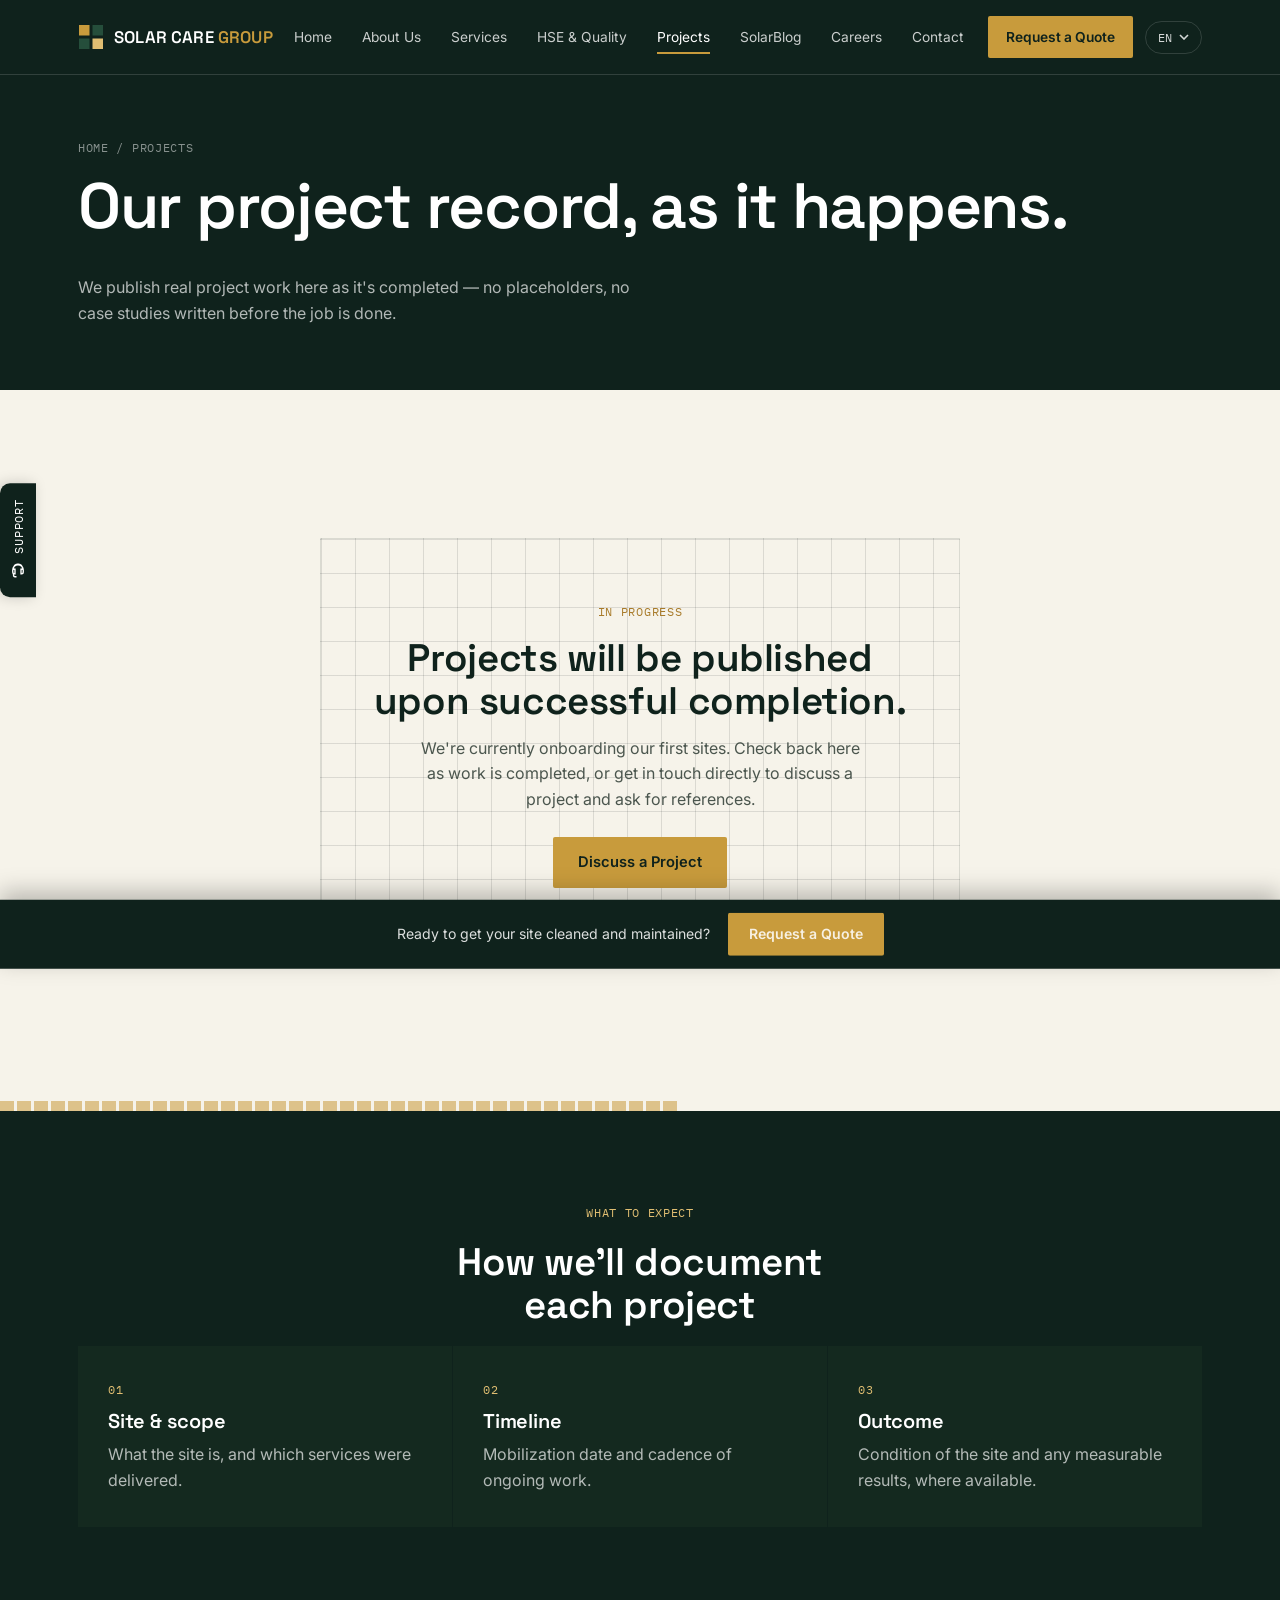
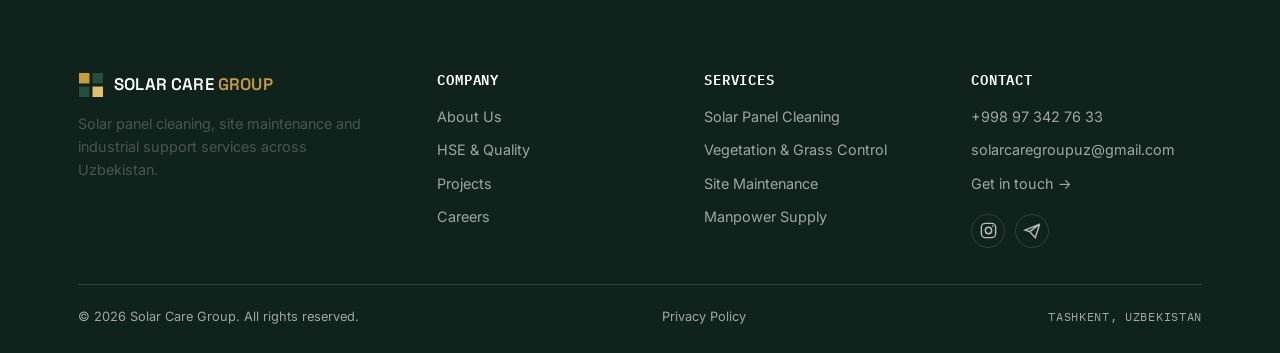
<file: projects.html>
<!DOCTYPE html>
<html lang="en">
<head>
<meta charset="UTF-8">
<meta name="viewport" content="width=device-width, initial-scale=1.0">
<title>Projects — Solar Care Group</title>
<meta name="description" content="Solar Care Group project record — published as sites are completed.">
<link rel="canonical" href="https://solarcaregroup.com/projects.html">


<meta property="og:type" content="website">
<meta property="og:site_name" content="Solar Care Group">
<meta property="og:title" content="Projects — Solar Care Group">
<meta property="og:description" content="Solar Care Group project record — published as sites are completed.">
<meta property="og:image" content="https://solarcaregroup.com/assets/brand/og-image.jpg">
<meta property="og:image:width" content="1200">
<meta property="og:image:height" content="630">
<meta property="og:url" content="https://solarcaregroup.com/projects.html">
<meta name="twitter:card" content="summary_large_image">
<meta name="twitter:title" content="Projects — Solar Care Group">
<meta name="twitter:description" content="Solar Care Group project record — published as sites are completed.">
<meta name="twitter:image" content="https://solarcaregroup.com/assets/brand/og-image.jpg">

<link rel="preconnect" href="https://fonts.googleapis.com">
<link href="https://fonts.googleapis.com/css2?family=Space+Grotesk:wght@500;600;700&family=Inter:wght@400;500;600&family=IBM+Plex+Mono:wght@500&display=swap" rel="stylesheet">
<link rel="stylesheet" href="css/style.css">
</head>
<body>
<header class="site-header">
    <div class="header-inner">
      <a href="index.html" class="logo"><svg width="26" height="26" viewBox="0 0 26 26" fill="none" xmlns="http://www.w3.org/2000/svg">
<rect x="1" y="1" width="10.5" height="10.5" fill="#C89B3C"/>
<rect x="14.5" y="1" width="10.5" height="10.5" fill="#254E3B"/>
<rect x="1" y="14.5" width="10.5" height="10.5" fill="#254E3B"/>
<rect x="14.5" y="14.5" width="10.5" height="10.5" fill="#E0BE72"/>
</svg><span>SOLAR CARE <span class="accent">GROUP</span></span></a>
      <nav class="main-nav">
      <a href="index.html"><span data-i18n="nav.home">Home</span></a>
      <a href="about.html"><span data-i18n="nav.about">About Us</span></a>
      <a href="services.html"><span data-i18n="nav.services">Services</span></a>
      <a href="hse-quality.html"><span data-i18n="nav.hse">HSE & Quality</span></a>
      <a href="projects.html" class="active"><span data-i18n="nav.projects">Projects</span></a>
      <a href="blog.html"><span data-i18n="nav.blog">SolarBlog</span></a>
      <a href="careers.html"><span data-i18n="nav.careers">Careers</span></a>
      <a href="contact.html"><span data-i18n="nav.contact">Contact</span></a>
      <a href="contact.html#quote" class="btn-quote"><span data-i18n="nav.quote">Request a Quote</span></a>
      <div class="lang-switch">
        <button class="lang-toggle mono" type="button" aria-haspopup="true" aria-expanded="false">
          <span class="lang-current">EN</span>
          <svg width="10" height="6" viewBox="0 0 10 6" fill="none"><path d="M1 1l4 4 4-4" stroke="currentColor" stroke-width="1.6"/></svg>
        </button>
        <div class="lang-dropdown">
          <button class="lang-option active" type="button" data-lang="en">EN <span>English</span></button>
          <button class="lang-option" type="button" data-lang="ru">RU <span>Русский</span></button>
          <button class="lang-option" type="button" data-lang="uz">UZ <span>O'zbek</span></button>
        </div>
      </div>
      </nav>
      <button class="nav-toggle" aria-label="Toggle menu" aria-expanded="false">
        <svg viewBox="0 0 24 24" fill="none" stroke="currentColor" stroke-width="2"><line x1="3" y1="6" x2="21" y2="6"/><line x1="3" y1="12" x2="21" y2="12"/><line x1="3" y1="18" x2="21" y2="18"/></svg>
      </button>
    </div>
  </header>

<section class="page-hero">
  <div class="wrap">
    <div class="crumb mono"><a href="index.html"><span data-i18n="nav.home">Home</span></a> / <span data-i18n="nav.projects">Projects</span></div>
    <h1 data-i18n="projects.hero_h1">Our project record, as it happens.</h1>
    <p class="lede" style="color:rgba(255,255,255,.68); max-width:56ch; margin-top:16px;" data-i18n="projects.hero_lede">We publish real project work here as it's completed — no placeholders, no case studies written before the job is done.</p>
  </div>
</section>

<section>
  <div class="wrap" style="text-align:center; padding:60px 28px;">
    <div class="cell-grid-bg" style="border:1px solid var(--line); padding:64px 32px; max-width:640px; margin:0 auto;">
      <div class="mono" style="color:var(--gold-600); margin-bottom:14px;"><span data-i18n="projects.status">In progress</span></div>
      <h2 style="max-width:22ch; margin:0 auto 14px;" data-i18n="projects.card_h2">Projects will be published upon successful completion.</h2>
      <p style="max-width:44ch; margin:0 auto;" data-i18n="projects.card_p">We're currently onboarding our first sites. Check back here as work is completed, or get in touch directly to discuss a project and ask for references.</p>
      <a href="contact.html#quote" class="btn btn-primary" style="margin-top:24px;"><span data-i18n="projects.card_btn">Discuss a Project</span></a>
    </div>
  </div>
</section>

<div class="cell-rule"><span></span><span></span><span></span><span></span><span></span><span></span><span></span><span></span><span></span><span></span><span></span><span></span><span></span><span></span><span></span><span></span><span></span><span></span><span></span><span></span><span></span><span></span><span></span><span></span><span></span><span></span><span></span><span></span><span></span><span></span><span></span><span></span><span></span><span></span><span></span><span></span><span></span><span></span><span></span><span></span></div>

<section class="section-dark">
  <div class="wrap">
    <div class="section-head" style="margin:0 auto; text-align:center; max-width:44ch;">
      <span class="mono eyebrow" style="color:var(--gold-300);"><span data-i18n="projects.expect_eyebrow">What to expect</span></span>
      <h2 data-i18n="projects.expect_h2">How we'll document each project</h2>
    </div>
    <div class="grid cols-3">
      <div class="card" style="background:var(--green-900);"><div class="num" style="color:var(--gold-300);">01</div><h3 style="color:#fff;" data-i18n="projects.expect1_h">Site & scope</h3><p data-i18n="projects.expect1_p">What the site is, and which services were delivered.</p></div>
      <div class="card" style="background:var(--green-900);"><div class="num" style="color:var(--gold-300);">02</div><h3 style="color:#fff;" data-i18n="projects.expect2_h">Timeline</h3><p data-i18n="projects.expect2_p">Mobilization date and cadence of ongoing work.</p></div>
      <div class="card" style="background:var(--green-900);"><div class="num" style="color:var(--gold-300);">03</div><h3 style="color:#fff;" data-i18n="projects.expect3_h">Outcome</h3><p data-i18n="projects.expect3_p">Condition of the site and any measurable results, where available.</p></div>
    </div>
  </div>
</section>

<footer>
    <div class="wrap">
      <div class="footer-grid">
        <div>
          <div class="logo" style="margin-bottom:14px;"><svg width="26" height="26" viewBox="0 0 26 26" fill="none" xmlns="http://www.w3.org/2000/svg">
<rect x="1" y="1" width="10.5" height="10.5" fill="#C89B3C"/>
<rect x="14.5" y="1" width="10.5" height="10.5" fill="#254E3B"/>
<rect x="1" y="14.5" width="10.5" height="10.5" fill="#254E3B"/>
<rect x="14.5" y="14.5" width="10.5" height="10.5" fill="#E0BE72"/>
</svg><span style="color:#fff;">SOLAR CARE <span class="accent">GROUP</span></span></div>
          <p style="max-width:32ch; font-size:.9rem;"><span data-i18n="footer.tagline">Solar panel cleaning, site maintenance and industrial support services across Uzbekistan.</span></p>
        </div>
        <div>
          <h4 class="mono"><span data-i18n="footer.company">Company</span></h4>
          <a href="about.html"><span data-i18n="nav.about">About Us</span></a>
          <a href="hse-quality.html"><span data-i18n="nav.hse">HSE & Quality</span></a>
          <a href="projects.html"><span data-i18n="nav.projects">Projects</span></a>
          <a href="careers.html"><span data-i18n="nav.careers">Careers</span></a>
        </div>
        <div>
          <h4 class="mono"><span data-i18n="footer.services">Services</span></h4>
          <a href="services.html"><span data-i18n="svc.1.title">Solar Panel Cleaning</span></a>
          <a href="services.html"><span data-i18n="svc.2.title">Vegetation & Grass Control</span></a>
          <a href="services.html"><span data-i18n="svc.3.title">Site Maintenance</span></a>
          <a href="services.html"><span data-i18n="svc.5.title">Manpower Supply</span></a>
        </div>
        <div>
          <h4 class="mono"><span data-i18n="footer.contact">Contact</span></h4>
          <a href="tel:+998973427633">+998 97 342 76 33</a>
          <a href="mailto:solarcaregroupuz@gmail.com">solarcaregroupuz@gmail.com</a>
          <a href="contact.html"><span data-i18n="footer.getintouch">Get in touch →</span></a>
          <div class="footer-social">
            <a href="https://instagram.com/solarcaregroup.uz" target="_blank" rel="noopener" aria-label="Instagram"><svg width="19" height="19" viewBox="0 0 24 24" fill="none" stroke="currentColor" stroke-width="1.8"><rect x="3" y="3" width="18" height="18" rx="5"/><circle cx="12" cy="12" r="4"/><circle cx="17.5" cy="6.5" r="1" fill="currentColor" stroke="none"/></svg></a>
            <a href="https://t.me/solarcaregroup" target="_blank" rel="noopener" aria-label="Telegram"><svg width="19" height="19" viewBox="0 0 24 24" fill="none" stroke="currentColor" stroke-width="1.8"><path d="M21 4L2.5 11.5l6 2M21 4L15.5 21l-7-7.5M21 4L8.5 13.5"/></svg></a>
          </div>
        </div>
      </div>
      <div class="footer-bottom">
        <span><span data-i18n="footer.copyright">© 2026 Solar Care Group. All rights reserved.</span></span>
        <a href="privacy.html" style="color:rgba(255,255,255,.6);"><span data-i18n="footer.privacy">Privacy Policy</span></a>
        <span class="mono"><span data-i18n="footer.location">Tashkent, Uzbekistan</span></span>
      </div>
    </div>
  </footer>
<div class="support-tab" id="supportTab">
    <button class="support-tab-toggle" id="supportToggle" aria-label="Support">
      <svg viewBox="0 0 24 24" fill="none" stroke="currentColor" stroke-width="1.8"><path d="M12 2a7 7 0 0 0-7 7v3a2 2 0 0 0 2 2h1v-6H6v-1a6 6 0 0 1 12 0v1h-2v6h1a2 2 0 0 0 2-2v-3a7 7 0 0 0-7-7Z"/><path d="M6 14v2a2 2 0 0 0 2 2h2"/></svg>
      <span class="support-tab-label mono" data-i18n="support.tab">Support</span>
    </button>
    <div class="support-panel" id="supportPanel">
      <div class="support-panel-title mono" data-i18n="support.title">Talk to us</div>
      <a class="support-item" href="tel:+998973427633">
        <svg viewBox="0 0 24 24" fill="none" stroke="currentColor" stroke-width="1.8"><path d="M22 16.9v3a2 2 0 0 1-2.2 2 19.8 19.8 0 0 1-8.6-3.1 19.5 19.5 0 0 1-6-6A19.8 19.8 0 0 1 2.1 4.2 2 2 0 0 1 4 2h3a2 2 0 0 1 2 1.7c.1.9.3 1.8.6 2.7a2 2 0 0 1-.5 2.1L7.9 9.7a16 16 0 0 0 6 6l1.2-1.2a2 2 0 0 1 2.1-.5c.9.3 1.8.5 2.7.6A2 2 0 0 1 22 16.9Z"/></svg>
        <span>+998 97 342 76 33</span>
      </a>
      <a class="support-item" href="https://t.me/solarcaregroup" target="_blank" rel="noopener">
        <svg viewBox="0 0 24 24" fill="none" stroke="currentColor" stroke-width="1.8"><path d="M21 4L2.5 11.5l6 2M21 4L15.5 21l-7-7.5M21 4L8.5 13.5"/></svg>
        <span>Telegram</span>
      </a>
      <a class="support-item" href="https://wa.me/998973427633" target="_blank" rel="noopener">
        <svg viewBox="0 0 24 24" fill="none" stroke="currentColor" stroke-width="1.8"><path d="M3 21l1.4-4.3A8.5 8.5 0 1 1 8 19.6Z"/><path d="M8.5 8.8c.2-.5.6-.5 1-.5h.6c.2 0 .5 0 .7.5s.7 1.7.7 1.9 0 .3-.2.5l-.5.6c-.1.2-.2.3 0 .6.2.3.8 1.2 1.7 1.9 1.1.9 1.9 1.2 2.2 1.3.2.1.4.1.5-.1l.7-.8c.2-.3.4-.2.7-.1l1.6.8c.2.1.4.2.4.4 0 .6-.5 1.6-1.4 1.9-.8.3-1.7.4-2.9-.2a9.4 9.4 0 0 1-4.2-3.7c-.7-.9-1.1-2-1.2-2.8-.1-.7.1-1.4.6-1.9Z" fill="currentColor" stroke="none"/></svg>
        <span>WhatsApp</span>
      </a>
      <a class="support-item" href="mailto:solarcaregroupuz@gmail.com">
        <svg viewBox="0 0 24 24" fill="none" stroke="currentColor" stroke-width="1.8"><rect x="3" y="5" width="18" height="14" rx="2"/><path d="m3 7 9 6 9-6"/></svg>
        <span>solarcaregroupuz@gmail.com</span>
      </a>
    </div>
  </div>
<div class="sticky-quote" id="stickyQuote">
    <span data-i18n="stickybar.text">Ready to get your site cleaned and maintained?</span>
    <a href="contact.html#quote" class="btn btn-primary"><span data-i18n="nav.quote">Request a Quote</span></a>
  </div>
<script src="js/translations.js"></script>
<script src="js/script.js"></script>
</body>
</html>
</file>
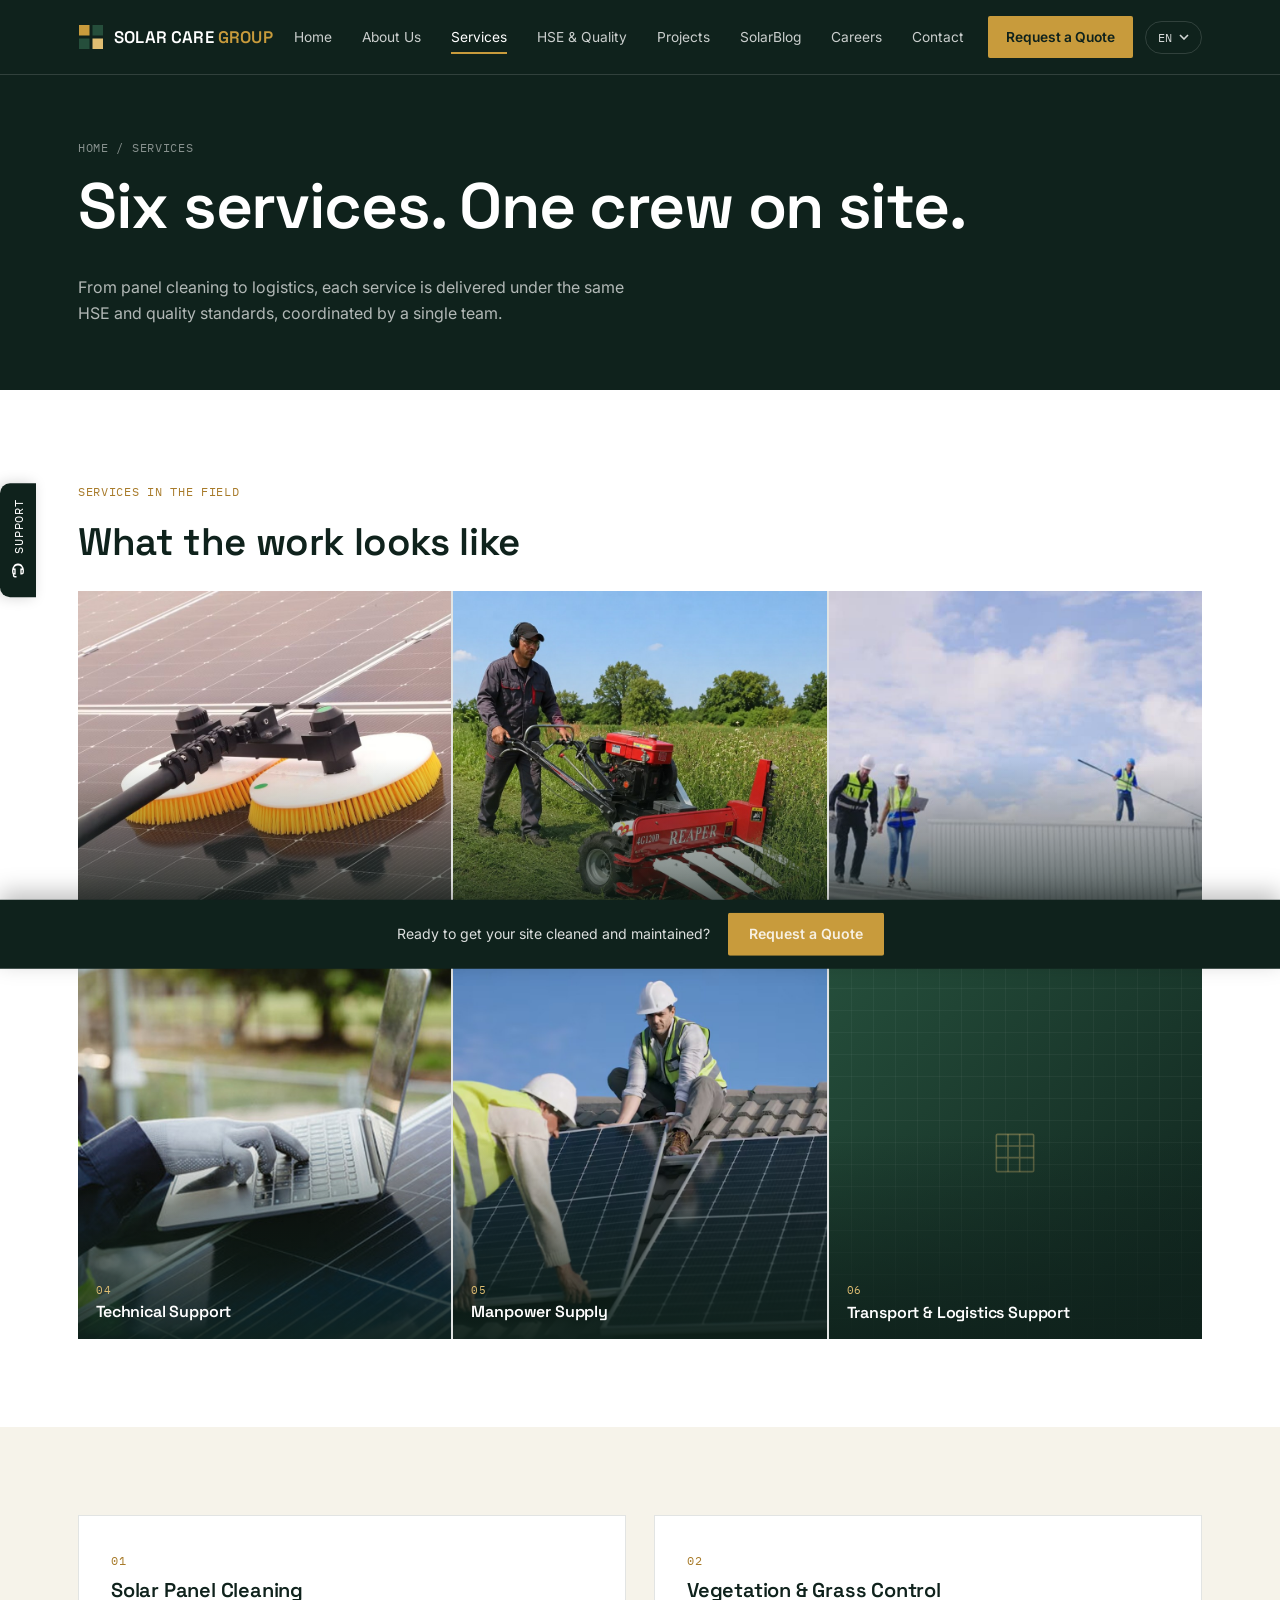
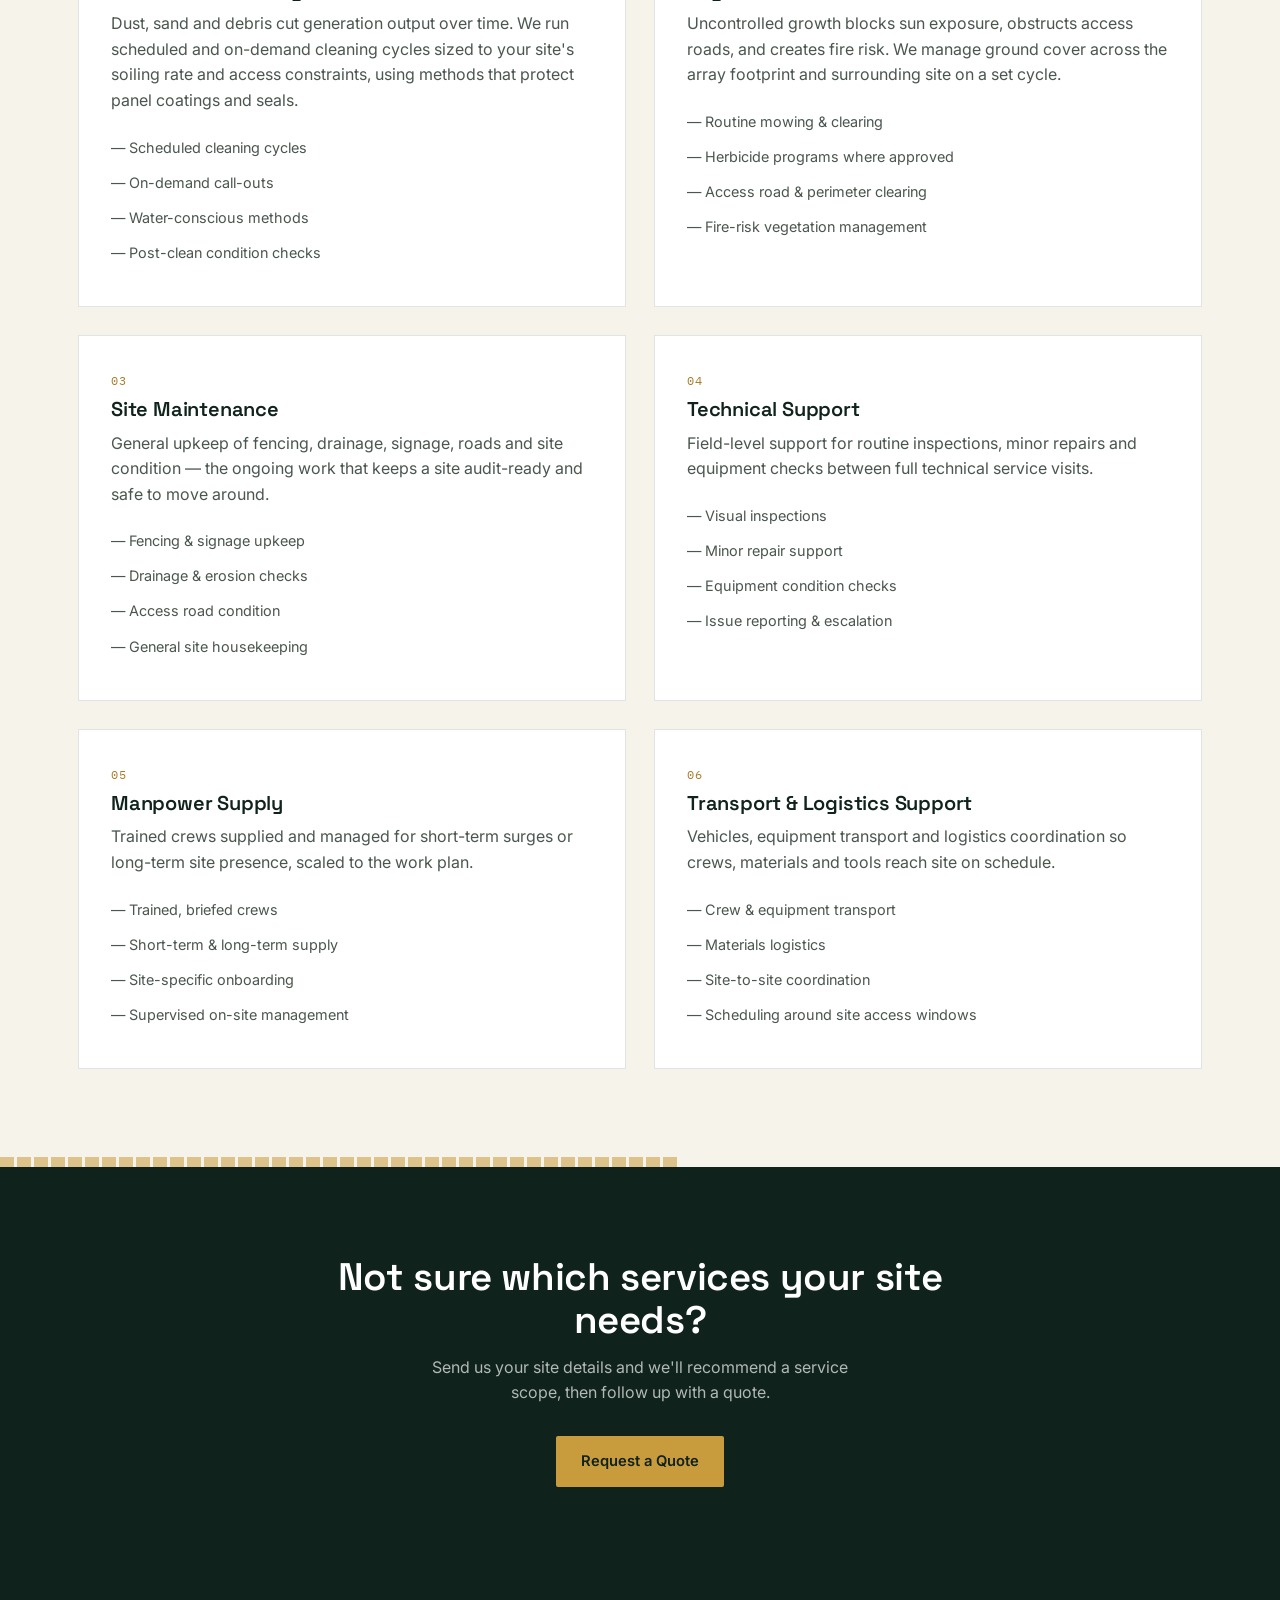
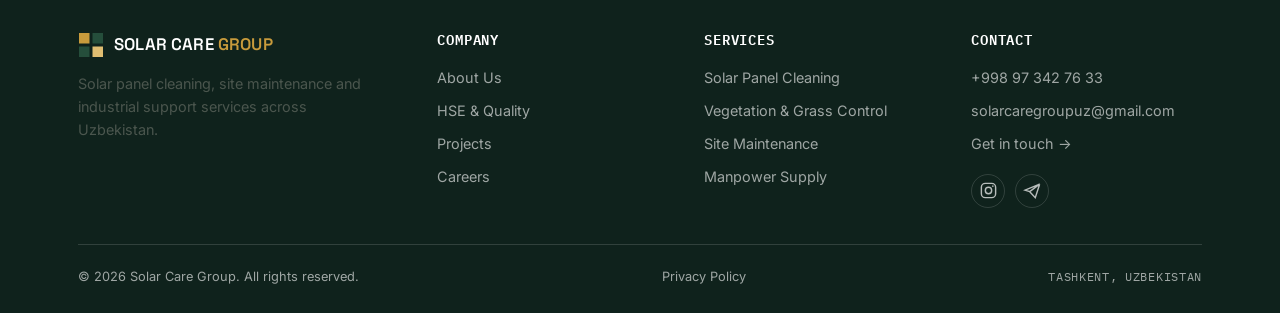
<file: services.html>
<!DOCTYPE html>
<html lang="en">
<head>
<meta charset="UTF-8">
<meta name="viewport" content="width=device-width, initial-scale=1.0">
<title>Services — Solar Care Group</title>
<meta name="description" content="Solar panel cleaning, vegetation & grass control, site maintenance, technical support, manpower supply and transport & logistics support.">
<link rel="canonical" href="https://solarcaregroup.com/services.html">


<meta property="og:type" content="website">
<meta property="og:site_name" content="Solar Care Group">
<meta property="og:title" content="Services — Solar Care Group">
<meta property="og:description" content="Solar panel cleaning, vegetation & grass control, site maintenance, technical support, manpower supply and transport & logistics support.">
<meta property="og:image" content="https://solarcaregroup.com/assets/brand/og-image.jpg">
<meta property="og:image:width" content="1200">
<meta property="og:image:height" content="630">
<meta property="og:url" content="https://solarcaregroup.com/services.html">
<meta name="twitter:card" content="summary_large_image">
<meta name="twitter:title" content="Services — Solar Care Group">
<meta name="twitter:description" content="Solar panel cleaning, vegetation & grass control, site maintenance, technical support, manpower supply and transport & logistics support.">
<meta name="twitter:image" content="https://solarcaregroup.com/assets/brand/og-image.jpg">

<link rel="preconnect" href="https://fonts.googleapis.com">
<link href="https://fonts.googleapis.com/css2?family=Space+Grotesk:wght@500;600;700&family=Inter:wght@400;500;600&family=IBM+Plex+Mono:wght@500&display=swap" rel="stylesheet">
<link rel="stylesheet" href="css/style.css">
</head>
<body>
<header class="site-header">
    <div class="header-inner">
      <a href="index.html" class="logo"><svg width="26" height="26" viewBox="0 0 26 26" fill="none" xmlns="http://www.w3.org/2000/svg">
<rect x="1" y="1" width="10.5" height="10.5" fill="#C89B3C"/>
<rect x="14.5" y="1" width="10.5" height="10.5" fill="#254E3B"/>
<rect x="1" y="14.5" width="10.5" height="10.5" fill="#254E3B"/>
<rect x="14.5" y="14.5" width="10.5" height="10.5" fill="#E0BE72"/>
</svg><span>SOLAR CARE <span class="accent">GROUP</span></span></a>
      <nav class="main-nav">
      <a href="index.html"><span data-i18n="nav.home">Home</span></a>
      <a href="about.html"><span data-i18n="nav.about">About Us</span></a>
      <a href="services.html" class="active"><span data-i18n="nav.services">Services</span></a>
      <a href="hse-quality.html"><span data-i18n="nav.hse">HSE & Quality</span></a>
      <a href="projects.html"><span data-i18n="nav.projects">Projects</span></a>
      <a href="blog.html"><span data-i18n="nav.blog">SolarBlog</span></a>
      <a href="careers.html"><span data-i18n="nav.careers">Careers</span></a>
      <a href="contact.html"><span data-i18n="nav.contact">Contact</span></a>
      <a href="contact.html#quote" class="btn-quote"><span data-i18n="nav.quote">Request a Quote</span></a>
      <div class="lang-switch">
        <button class="lang-toggle mono" type="button" aria-haspopup="true" aria-expanded="false">
          <span class="lang-current">EN</span>
          <svg width="10" height="6" viewBox="0 0 10 6" fill="none"><path d="M1 1l4 4 4-4" stroke="currentColor" stroke-width="1.6"/></svg>
        </button>
        <div class="lang-dropdown">
          <button class="lang-option active" type="button" data-lang="en">EN <span>English</span></button>
          <button class="lang-option" type="button" data-lang="ru">RU <span>Русский</span></button>
          <button class="lang-option" type="button" data-lang="uz">UZ <span>O'zbek</span></button>
        </div>
      </div>
      </nav>
      <button class="nav-toggle" aria-label="Toggle menu" aria-expanded="false">
        <svg viewBox="0 0 24 24" fill="none" stroke="currentColor" stroke-width="2"><line x1="3" y1="6" x2="21" y2="6"/><line x1="3" y1="12" x2="21" y2="12"/><line x1="3" y1="18" x2="21" y2="18"/></svg>
      </button>
    </div>
  </header>

<section class="page-hero">
  <div class="wrap">
    <div class="crumb mono"><a href="index.html"><span data-i18n="nav.home">Home</span></a> / <span data-i18n="nav.services">Services</span></div>
    <h1 data-i18n="services.hero_h1">Six services. One crew on site.</h1>
    <p class="lede" style="color:rgba(255,255,255,.68); max-width:56ch; margin-top:16px;" data-i18n="services.hero_lede">From panel cleaning to logistics, each service is delivered under the same HSE and quality standards, coordinated by a single team.</p>
  </div>
</section>

<section class="section-alt">
  <div class="wrap">
    <div class="section-head" style="margin-bottom:28px;">
      <span class="mono eyebrow"><span data-i18n="services.gallery_eyebrow">Services in the field</span></span>
      <h2 data-i18n="services.gallery_h2">What the work looks like</h2>
    </div>
  </div>
  <div class="wrap" style="padding:0 28px;">
    <div class="photo-grid">
      
    <div class="photo-tile has-img" data-service="svc.1">
      <img src="assets/services/panel-cleaning.jpg" alt="Solar Panel Cleaning" loading="lazy">
      
      <div class="cap"><div class="num mono">01</div><h3 data-i18n="svc.1.title">Solar Panel Cleaning</h3></div>
    </div>
    <div class="photo-tile has-img" data-service="svc.2">
      <img src="assets/services/vegetation-control.jpg" alt="Vegetation & Grass Control" loading="lazy">
      
      <div class="cap"><div class="num mono">02</div><h3 data-i18n="svc.2.title">Vegetation & Grass Control</h3></div>
    </div>
    <div class="photo-tile has-img" data-service="svc.3">
      <img src="assets/services/site-maintenance.jpg" alt="Site Maintenance" loading="lazy">
      
      <div class="cap"><div class="num mono">03</div><h3 data-i18n="svc.3.title">Site Maintenance</h3></div>
    </div>
    <div class="photo-tile has-img" data-service="svc.4">
      <img src="assets/services/technical-support.jpg" alt="Technical Support" loading="lazy">
      
      <div class="cap"><div class="num mono">04</div><h3 data-i18n="svc.4.title">Technical Support</h3></div>
    </div>
    <div class="photo-tile has-img" data-service="svc.5">
      <img src="assets/services/manpower-supply.jpg" alt="Manpower Supply" loading="lazy">
      
      <div class="cap"><div class="num mono">05</div><h3 data-i18n="svc.5.title">Manpower Supply</h3></div>
    </div>
    <div class="photo-tile" data-service="svc.6">
      
      <div class="icon"><svg viewBox="0 0 48 48" fill="none" stroke="currentColor" stroke-width="1.4"><rect x="8" y="8" width="32" height="32" rx="1"/><path d="M8 18h32M8 28h32M18 8v32M28 8v32"/></svg></div>
      <div class="cap"><div class="num mono">06</div><h3 data-i18n="svc.6.title">Transport & Logistics Support</h3></div>
    </div>
    </div>

  </div>
</section>

<section>
  <div class="wrap" style="display:grid; grid-template-columns:1fr 1fr; gap:28px;">
    
    <div class="card-white" style="padding:36px 32px;">
      <div class="mono" style="color:var(--gold-600);">01</div>
      <h3 style="margin-top:8px;"><span data-i18n="svc.1.title">Solar Panel Cleaning</span></h3>
      <p><span data-i18n="svc.1.long">Dust, sand and debris cut generation output over time. We run scheduled and on-demand cleaning cycles sized to your site's soiling rate and access constraints, using methods that protect panel coatings and seals.</span></p>
      <ul style="list-style:none; margin:14px 0 0; padding:0;"><li style="padding:6px 0; font-size:.9rem; color:var(--ink-soft);">&mdash; <span data-i18n="svc.1.b1">Scheduled cleaning cycles</span></li><li style="padding:6px 0; font-size:.9rem; color:var(--ink-soft);">&mdash; <span data-i18n="svc.1.b2">On-demand call-outs</span></li><li style="padding:6px 0; font-size:.9rem; color:var(--ink-soft);">&mdash; <span data-i18n="svc.1.b3">Water-conscious methods</span></li><li style="padding:6px 0; font-size:.9rem; color:var(--ink-soft);">&mdash; <span data-i18n="svc.1.b4">Post-clean condition checks</span></li></ul>
    </div>
    <div class="card-white" style="padding:36px 32px;">
      <div class="mono" style="color:var(--gold-600);">02</div>
      <h3 style="margin-top:8px;"><span data-i18n="svc.2.title">Vegetation & Grass Control</span></h3>
      <p><span data-i18n="svc.2.long">Uncontrolled growth blocks sun exposure, obstructs access roads, and creates fire risk. We manage ground cover across the array footprint and surrounding site on a set cycle.</span></p>
      <ul style="list-style:none; margin:14px 0 0; padding:0;"><li style="padding:6px 0; font-size:.9rem; color:var(--ink-soft);">&mdash; <span data-i18n="svc.2.b1">Routine mowing & clearing</span></li><li style="padding:6px 0; font-size:.9rem; color:var(--ink-soft);">&mdash; <span data-i18n="svc.2.b2">Herbicide programs where approved</span></li><li style="padding:6px 0; font-size:.9rem; color:var(--ink-soft);">&mdash; <span data-i18n="svc.2.b3">Access road & perimeter clearing</span></li><li style="padding:6px 0; font-size:.9rem; color:var(--ink-soft);">&mdash; <span data-i18n="svc.2.b4">Fire-risk vegetation management</span></li></ul>
    </div>
    <div class="card-white" style="padding:36px 32px;">
      <div class="mono" style="color:var(--gold-600);">03</div>
      <h3 style="margin-top:8px;"><span data-i18n="svc.3.title">Site Maintenance</span></h3>
      <p><span data-i18n="svc.3.long">General upkeep of fencing, drainage, signage, roads and site condition — the ongoing work that keeps a site audit-ready and safe to move around.</span></p>
      <ul style="list-style:none; margin:14px 0 0; padding:0;"><li style="padding:6px 0; font-size:.9rem; color:var(--ink-soft);">&mdash; <span data-i18n="svc.3.b1">Fencing & signage upkeep</span></li><li style="padding:6px 0; font-size:.9rem; color:var(--ink-soft);">&mdash; <span data-i18n="svc.3.b2">Drainage & erosion checks</span></li><li style="padding:6px 0; font-size:.9rem; color:var(--ink-soft);">&mdash; <span data-i18n="svc.3.b3">Access road condition</span></li><li style="padding:6px 0; font-size:.9rem; color:var(--ink-soft);">&mdash; <span data-i18n="svc.3.b4">General site housekeeping</span></li></ul>
    </div>
    <div class="card-white" style="padding:36px 32px;">
      <div class="mono" style="color:var(--gold-600);">04</div>
      <h3 style="margin-top:8px;"><span data-i18n="svc.4.title">Technical Support</span></h3>
      <p><span data-i18n="svc.4.long">Field-level support for routine inspections, minor repairs and equipment checks between full technical service visits.</span></p>
      <ul style="list-style:none; margin:14px 0 0; padding:0;"><li style="padding:6px 0; font-size:.9rem; color:var(--ink-soft);">&mdash; <span data-i18n="svc.4.b1">Visual inspections</span></li><li style="padding:6px 0; font-size:.9rem; color:var(--ink-soft);">&mdash; <span data-i18n="svc.4.b2">Minor repair support</span></li><li style="padding:6px 0; font-size:.9rem; color:var(--ink-soft);">&mdash; <span data-i18n="svc.4.b3">Equipment condition checks</span></li><li style="padding:6px 0; font-size:.9rem; color:var(--ink-soft);">&mdash; <span data-i18n="svc.4.b4">Issue reporting & escalation</span></li></ul>
    </div>
    <div class="card-white" style="padding:36px 32px;">
      <div class="mono" style="color:var(--gold-600);">05</div>
      <h3 style="margin-top:8px;"><span data-i18n="svc.5.title">Manpower Supply</span></h3>
      <p><span data-i18n="svc.5.long">Trained crews supplied and managed for short-term surges or long-term site presence, scaled to the work plan.</span></p>
      <ul style="list-style:none; margin:14px 0 0; padding:0;"><li style="padding:6px 0; font-size:.9rem; color:var(--ink-soft);">&mdash; <span data-i18n="svc.5.b1">Trained, briefed crews</span></li><li style="padding:6px 0; font-size:.9rem; color:var(--ink-soft);">&mdash; <span data-i18n="svc.5.b2">Short-term & long-term supply</span></li><li style="padding:6px 0; font-size:.9rem; color:var(--ink-soft);">&mdash; <span data-i18n="svc.5.b3">Site-specific onboarding</span></li><li style="padding:6px 0; font-size:.9rem; color:var(--ink-soft);">&mdash; <span data-i18n="svc.5.b4">Supervised on-site management</span></li></ul>
    </div>
    <div class="card-white" style="padding:36px 32px;">
      <div class="mono" style="color:var(--gold-600);">06</div>
      <h3 style="margin-top:8px;"><span data-i18n="svc.6.title">Transport & Logistics Support</span></h3>
      <p><span data-i18n="svc.6.long">Vehicles, equipment transport and logistics coordination so crews, materials and tools reach site on schedule.</span></p>
      <ul style="list-style:none; margin:14px 0 0; padding:0;"><li style="padding:6px 0; font-size:.9rem; color:var(--ink-soft);">&mdash; <span data-i18n="svc.6.b1">Crew & equipment transport</span></li><li style="padding:6px 0; font-size:.9rem; color:var(--ink-soft);">&mdash; <span data-i18n="svc.6.b2">Materials logistics</span></li><li style="padding:6px 0; font-size:.9rem; color:var(--ink-soft);">&mdash; <span data-i18n="svc.6.b3">Site-to-site coordination</span></li><li style="padding:6px 0; font-size:.9rem; color:var(--ink-soft);">&mdash; <span data-i18n="svc.6.b4">Scheduling around site access windows</span></li></ul>
    </div>
  </div>
</section>

<div class="cell-rule"><span></span><span></span><span></span><span></span><span></span><span></span><span></span><span></span><span></span><span></span><span></span><span></span><span></span><span></span><span></span><span></span><span></span><span></span><span></span><span></span><span></span><span></span><span></span><span></span><span></span><span></span><span></span><span></span><span></span><span></span><span></span><span></span><span></span><span></span><span></span><span></span><span></span><span></span><span></span><span></span></div>

<section class="section-dark">
  <div class="wrap" style="text-align:center;">
    <h2 style="max-width:26ch; margin:0 auto;" data-i18n="services.cta_h2">Not sure which services your site needs?</h2>
    <p style="max-width:44ch; margin:14px auto 30px;" data-i18n="services.cta_p">Send us your site details and we'll recommend a service scope, then follow up with a quote.</p>
    <a href="contact.html#quote" class="btn btn-primary"><span data-i18n="nav.quote">Request a Quote</span></a>
  </div>
</section>

<footer>
    <div class="wrap">
      <div class="footer-grid">
        <div>
          <div class="logo" style="margin-bottom:14px;"><svg width="26" height="26" viewBox="0 0 26 26" fill="none" xmlns="http://www.w3.org/2000/svg">
<rect x="1" y="1" width="10.5" height="10.5" fill="#C89B3C"/>
<rect x="14.5" y="1" width="10.5" height="10.5" fill="#254E3B"/>
<rect x="1" y="14.5" width="10.5" height="10.5" fill="#254E3B"/>
<rect x="14.5" y="14.5" width="10.5" height="10.5" fill="#E0BE72"/>
</svg><span style="color:#fff;">SOLAR CARE <span class="accent">GROUP</span></span></div>
          <p style="max-width:32ch; font-size:.9rem;"><span data-i18n="footer.tagline">Solar panel cleaning, site maintenance and industrial support services across Uzbekistan.</span></p>
        </div>
        <div>
          <h4 class="mono"><span data-i18n="footer.company">Company</span></h4>
          <a href="about.html"><span data-i18n="nav.about">About Us</span></a>
          <a href="hse-quality.html"><span data-i18n="nav.hse">HSE & Quality</span></a>
          <a href="projects.html"><span data-i18n="nav.projects">Projects</span></a>
          <a href="careers.html"><span data-i18n="nav.careers">Careers</span></a>
        </div>
        <div>
          <h4 class="mono"><span data-i18n="footer.services">Services</span></h4>
          <a href="services.html"><span data-i18n="svc.1.title">Solar Panel Cleaning</span></a>
          <a href="services.html"><span data-i18n="svc.2.title">Vegetation & Grass Control</span></a>
          <a href="services.html"><span data-i18n="svc.3.title">Site Maintenance</span></a>
          <a href="services.html"><span data-i18n="svc.5.title">Manpower Supply</span></a>
        </div>
        <div>
          <h4 class="mono"><span data-i18n="footer.contact">Contact</span></h4>
          <a href="tel:+998973427633">+998 97 342 76 33</a>
          <a href="mailto:solarcaregroupuz@gmail.com">solarcaregroupuz@gmail.com</a>
          <a href="contact.html"><span data-i18n="footer.getintouch">Get in touch →</span></a>
          <div class="footer-social">
            <a href="https://instagram.com/solarcaregroup.uz" target="_blank" rel="noopener" aria-label="Instagram"><svg width="19" height="19" viewBox="0 0 24 24" fill="none" stroke="currentColor" stroke-width="1.8"><rect x="3" y="3" width="18" height="18" rx="5"/><circle cx="12" cy="12" r="4"/><circle cx="17.5" cy="6.5" r="1" fill="currentColor" stroke="none"/></svg></a>
            <a href="https://t.me/solarcaregroup" target="_blank" rel="noopener" aria-label="Telegram"><svg width="19" height="19" viewBox="0 0 24 24" fill="none" stroke="currentColor" stroke-width="1.8"><path d="M21 4L2.5 11.5l6 2M21 4L15.5 21l-7-7.5M21 4L8.5 13.5"/></svg></a>
          </div>
        </div>
      </div>
      <div class="footer-bottom">
        <span><span data-i18n="footer.copyright">© 2026 Solar Care Group. All rights reserved.</span></span>
        <a href="privacy.html" style="color:rgba(255,255,255,.6);"><span data-i18n="footer.privacy">Privacy Policy</span></a>
        <span class="mono"><span data-i18n="footer.location">Tashkent, Uzbekistan</span></span>
      </div>
    </div>
  </footer>
<div class="support-tab" id="supportTab">
    <button class="support-tab-toggle" id="supportToggle" aria-label="Support">
      <svg viewBox="0 0 24 24" fill="none" stroke="currentColor" stroke-width="1.8"><path d="M12 2a7 7 0 0 0-7 7v3a2 2 0 0 0 2 2h1v-6H6v-1a6 6 0 0 1 12 0v1h-2v6h1a2 2 0 0 0 2-2v-3a7 7 0 0 0-7-7Z"/><path d="M6 14v2a2 2 0 0 0 2 2h2"/></svg>
      <span class="support-tab-label mono" data-i18n="support.tab">Support</span>
    </button>
    <div class="support-panel" id="supportPanel">
      <div class="support-panel-title mono" data-i18n="support.title">Talk to us</div>
      <a class="support-item" href="tel:+998973427633">
        <svg viewBox="0 0 24 24" fill="none" stroke="currentColor" stroke-width="1.8"><path d="M22 16.9v3a2 2 0 0 1-2.2 2 19.8 19.8 0 0 1-8.6-3.1 19.5 19.5 0 0 1-6-6A19.8 19.8 0 0 1 2.1 4.2 2 2 0 0 1 4 2h3a2 2 0 0 1 2 1.7c.1.9.3 1.8.6 2.7a2 2 0 0 1-.5 2.1L7.9 9.7a16 16 0 0 0 6 6l1.2-1.2a2 2 0 0 1 2.1-.5c.9.3 1.8.5 2.7.6A2 2 0 0 1 22 16.9Z"/></svg>
        <span>+998 97 342 76 33</span>
      </a>
      <a class="support-item" href="https://t.me/solarcaregroup" target="_blank" rel="noopener">
        <svg viewBox="0 0 24 24" fill="none" stroke="currentColor" stroke-width="1.8"><path d="M21 4L2.5 11.5l6 2M21 4L15.5 21l-7-7.5M21 4L8.5 13.5"/></svg>
        <span>Telegram</span>
      </a>
      <a class="support-item" href="https://wa.me/998973427633" target="_blank" rel="noopener">
        <svg viewBox="0 0 24 24" fill="none" stroke="currentColor" stroke-width="1.8"><path d="M3 21l1.4-4.3A8.5 8.5 0 1 1 8 19.6Z"/><path d="M8.5 8.8c.2-.5.6-.5 1-.5h.6c.2 0 .5 0 .7.5s.7 1.7.7 1.9 0 .3-.2.5l-.5.6c-.1.2-.2.3 0 .6.2.3.8 1.2 1.7 1.9 1.1.9 1.9 1.2 2.2 1.3.2.1.4.1.5-.1l.7-.8c.2-.3.4-.2.7-.1l1.6.8c.2.1.4.2.4.4 0 .6-.5 1.6-1.4 1.9-.8.3-1.7.4-2.9-.2a9.4 9.4 0 0 1-4.2-3.7c-.7-.9-1.1-2-1.2-2.8-.1-.7.1-1.4.6-1.9Z" fill="currentColor" stroke="none"/></svg>
        <span>WhatsApp</span>
      </a>
      <a class="support-item" href="mailto:solarcaregroupuz@gmail.com">
        <svg viewBox="0 0 24 24" fill="none" stroke="currentColor" stroke-width="1.8"><rect x="3" y="5" width="18" height="14" rx="2"/><path d="m3 7 9 6 9-6"/></svg>
        <span>solarcaregroupuz@gmail.com</span>
      </a>
    </div>
  </div>
<div class="sticky-quote" id="stickyQuote">
    <span data-i18n="stickybar.text">Ready to get your site cleaned and maintained?</span>
    <a href="contact.html#quote" class="btn btn-primary"><span data-i18n="nav.quote">Request a Quote</span></a>
  </div>
<script src="js/translations.js"></script>
<script src="js/script.js"></script>
</body>
</html>
</file>
<file: css/style.css>
/* ============================================================
   SOLAR CARE GROUP — design system
   Palette: deep green (industrial, vegetation) + gold (solar/sun)
   Signature motif: the solar-cell grid + the "clean sweep"
   ============================================================ */

:root{
  --green-950:#0F221C;
  --green-900:#14291F;
  --green-800:#1B3A2C;
  --green-700:#254E3B;
  --green-600:#336650;

  --gold-600:#A87B2A;
  --gold-500:#C89B3C;
  --gold-300:#E0BE72;
  --gold-100:#F3E4C0;

  --cream:#F6F3EA;
  --cream-2:#EFEAD9;
  --white:#FFFFFF;

  --ink:#16201B;
  --ink-soft:#4B564E;
  --ink-faint:#8B9690;

  --line: rgba(23,32,27,0.12);
  --line-on-dark: rgba(255,255,255,0.14);

  --radius: 2px;
  --maxw: 1180px;

  --shadow-soft: 0 12px 32px rgba(15,34,28,0.10);
}

*{box-sizing:border-box;}
html{scroll-behavior:smooth; overflow-x:hidden;}
body{
  margin:0;
  background:var(--cream);
  color:var(--ink);
  font-family:'Inter',system-ui,-apple-system,sans-serif;
  font-size:16px;
  line-height:1.6;
  -webkit-font-smoothing:antialiased;
  overflow-x:hidden;
  max-width:100vw;
}

h1,h2,h3,h4{
  font-family:'Space Grotesk',system-ui,sans-serif;
  color:var(--green-950);
  margin:0 0 .5em 0;
  line-height:1.12;
  letter-spacing:-0.01em;
  font-weight:600;
}
h1{font-size:clamp(2.4rem,5vw,4.2rem); letter-spacing:-0.02em;}
h2{font-size:clamp(1.7rem,3vw,2.6rem);}
h3{font-size:1.25rem;}
p{margin:0 0 1em 0; color:var(--ink-soft);}
a{color:inherit; text-decoration:none;}
img{max-width:100%; display:block;}

.mono{
  font-family:'IBM Plex Mono',monospace;
  letter-spacing:.06em;
  text-transform:uppercase;
  font-size:.72rem;
}

.wrap{max-width:var(--maxw); margin:0 auto; padding:0 28px;}

/* ---------- cell grid signature ---------- */
.cell-rule{
  height:10px;
  display:flex;
  gap:3px;
  overflow:hidden;
}
.cell-rule span{
  flex:1 1 14px;
  max-width:14px;
  background:var(--gold-500);
  opacity:.55;
}
.cell-rule.dark span{background:var(--green-700); opacity:.7;}

.cell-grid-bg{
  background-image:
    linear-gradient(var(--line) 1px, transparent 1px),
    linear-gradient(90deg, var(--line) 1px, transparent 1px);
  background-size:34px 34px;
}

/* ---------- header ---------- */
.site-header{
  position:sticky; top:0; z-index:50;
  background:var(--green-950);
  border-bottom:1px solid var(--line-on-dark);
}
.header-inner{
  display:flex; align-items:center; justify-content:space-between;
  padding:16px 28px;
  max-width:var(--maxw); margin:0 auto;
}
.logo{
  display:flex; align-items:center; gap:10px;
  color:var(--white); font-family:'Space Grotesk',sans-serif;
  font-weight:600; font-size:1.05rem; letter-spacing:.01em;
}
.logo svg{flex:none;}
.logo .accent{color:var(--gold-400,#C89B3C);}

nav.main-nav{display:flex; align-items:center; gap:2px;}
nav.main-nav a{
  color:rgba(255,255,255,.78);
  font-size:.86rem;
  padding:10px 14px;
  position:relative;
  transition:color .15s ease;
}
nav.main-nav a:hover{color:var(--white);}
nav.main-nav a.active{color:var(--white);}
nav.main-nav a.active::after{
  content:"";
  position:absolute; left:14px; right:14px; bottom:4px;
  height:2px; background:var(--gold-500);
}
.btn-quote{
  background:var(--gold-500);
  color:var(--green-950) !important;
  font-weight:600;
  padding:10px 18px !important;
  border-radius:var(--radius);
  margin-left:8px;
}
.btn-quote:hover{background:var(--gold-300);}

.nav-toggle{
  display:none;
  background:none; border:none; cursor:pointer;
  padding:6px; color:var(--white);
}
.nav-toggle svg{width:24px; height:24px;}

/* ---------- language switcher ---------- */
.lang-switch{position:relative; margin-left:10px;}
.lang-toggle{
  display:flex; align-items:center; gap:6px;
  background:transparent; border:1px solid var(--line-on-dark);
  color:rgba(255,255,255,.82);
  padding:8px 12px; border-radius:20px;
  cursor:pointer; font-size:.72rem;
}
.lang-toggle:hover{border-color:rgba(255,255,255,.4); color:var(--white);}
.lang-toggle svg{transition:transform .15s ease;}
.lang-switch.open .lang-toggle svg{transform:rotate(180deg);}

.lang-dropdown{
  position:absolute; top:calc(100% + 8px); right:0;
  background:var(--green-900);
  border:1px solid var(--line-on-dark);
  border-radius:6px;
  min-width:150px;
  padding:6px;
  display:flex; flex-direction:column; gap:2px;
  opacity:0; visibility:hidden; transform:translateY(-6px);
  transition:opacity .15s ease, transform .15s ease;
  z-index:60;
  box-shadow:var(--shadow-soft);
}
.lang-dropdown.open{opacity:1; visibility:visible; transform:translateY(0);}
.lang-option{
  display:flex; align-items:baseline; gap:8px;
  background:none; border:none; cursor:pointer;
  color:rgba(255,255,255,.72);
  padding:9px 10px; border-radius:4px;
  font-family:'IBM Plex Mono',monospace; font-size:.76rem; letter-spacing:.04em;
  text-align:left;
}
.lang-option span{
  font-family:'Inter',sans-serif; letter-spacing:normal;
  text-transform:none; color:rgba(255,255,255,.5); font-size:.85rem;
}
.lang-option:hover{background:rgba(255,255,255,.06); color:var(--white);}
.lang-option.active{color:var(--gold-300);}
.lang-option.active span{color:var(--gold-100);}

@media (max-width:900px){
  .lang-switch{margin:14px 0 0 0;}
  .lang-toggle{width:100%; justify-content:space-between; padding:12px 14px; border-radius:4px;}
  .lang-dropdown{position:static; opacity:1; visibility:visible; transform:none; box-shadow:none; border:none; padding:0; margin-top:4px; display:none;}
  .lang-switch.open .lang-dropdown{display:flex;}
}

@media (max-width:900px){
  nav.main-nav{
    position:fixed; inset:64px 0 0 0;
    background:var(--green-950);
    flex-direction:column; align-items:stretch;
    padding:12px 20px;
    transform:translateY(-8px);
    opacity:0; pointer-events:none;
    transition:opacity .2s ease, transform .2s ease;
  }
  nav.main-nav.open{opacity:1; pointer-events:auto; transform:translateY(0);}
  nav.main-nav a{padding:16px 4px; border-bottom:1px solid var(--line-on-dark); font-size:1rem;}
  .btn-quote{margin:14px 0 0 0; text-align:center;}
  .nav-toggle{display:inline-flex;}
}

/* ---------- hero ---------- */
.hero{
  position:relative;
  background:var(--green-950);
  color:var(--white);
  overflow:hidden;
  padding:96px 0 84px;
}
@media (max-width:640px){ .hero{padding:64px 0 56px;} }
.hero .wrap{position:relative; z-index:2;}
.hero-grid{
  position:absolute; inset:0;
  background-image:
    linear-gradient(rgba(255,255,255,.05) 1px, transparent 1px),
    linear-gradient(90deg, rgba(255,255,255,.05) 1px, transparent 1px);
  background-size:38px 38px;
  mask-image:linear-gradient(180deg, transparent, black 30%, black 70%, transparent);
}


.eyebrow{
  color:var(--gold-300);
  display:inline-block; margin-bottom:18px;
}
.hero h1{color:var(--white); max-width:15ch;}
.hero .lede{
  color:rgba(255,255,255,.72);
  font-size:1.15rem; max-width:46ch; margin-top:18px;
}
.hero-actions{display:flex; gap:14px; margin-top:34px; flex-wrap:wrap;}

.btn{
  display:inline-block;
  padding:13px 24px;
  border-radius:var(--radius);
  font-weight:600; font-size:.92rem;
  border:1px solid transparent;
  transition:all .15s ease;
}
.btn-primary{background:var(--gold-500); color:var(--green-950);}
.btn-primary:hover{background:var(--gold-300);}
.btn-ghost{border-color:rgba(255,255,255,.35); color:var(--white);}
.btn-ghost:hover{border-color:var(--white); background:rgba(255,255,255,.06);}
.btn-outline{border-color:var(--green-800); color:var(--green-950);}
.btn-outline:hover{background:var(--green-950); color:var(--white);}

/* ---------- section basics ---------- */
section{padding:88px 0;}
.section-tight{padding:56px 0;}
.section-head{max-width:56ch; margin-bottom:48px;}
.section-head .eyebrow{color:var(--gold-600);}
.section-alt{background:var(--white);}
.section-dark{background:var(--green-950); color:var(--white);}
.section-dark h2, .section-dark h3{color:var(--white);}
.section-dark p{color:rgba(255,255,255,.68);}
@media (max-width:640px){
  section{padding:56px 0;}
  .section-head{margin-bottom:32px;}
}

/* ---------- cards ---------- */
.grid{display:grid; gap:1px; background:var(--line);}
.grid.cols-3{grid-template-columns:repeat(3,1fr);}
.grid.cols-2{grid-template-columns:repeat(2,1fr);}
@media (max-width:800px){ .grid.cols-3, .grid.cols-2{grid-template-columns:1fr;} }

.card{
  background:var(--cream);
  padding:34px 30px;
  transition:background .15s ease;
}
.card:hover{background:var(--white);}
.card .num{font-family:'IBM Plex Mono',monospace; color:var(--gold-600); font-size:.78rem; letter-spacing:.06em;}
.card h3{margin-top:10px;}
.card p{margin-bottom:0;}
@media (max-width:640px){
  .card{padding:26px 22px;}
}

.card-white{
  background:var(--white);
  border:1px solid var(--line);
  padding:30px;
}

/* ---------- stats strip ---------- */
.stats{
  display:grid; grid-template-columns:repeat(4,1fr);
  border-top:1px solid var(--line-on-dark);
  border-bottom:1px solid var(--line-on-dark);
}
.stats .stat{
  padding:28px 24px;
  border-right:1px solid var(--line-on-dark);
}
.stats .stat:last-child{border-right:none;}
.stat .num{font-family:'Space Grotesk',sans-serif; font-size:2.1rem; color:var(--gold-300); font-weight:600;}
.stat .label{color:rgba(255,255,255,.62); font-size:.82rem; margin-top:4px;}
@media (max-width:800px){
  .stats{grid-template-columns:repeat(2,1fr);}
  .stats .stat:nth-child(2){border-right:none;}
}

/* ---------- footer ---------- */
footer{
  background:var(--green-950);
  color:rgba(255,255,255,.6);
  padding:56px 0 26px;
}
.footer-grid{
  display:grid; grid-template-columns:1.4fr 1fr 1fr 1fr; gap:36px;
  padding-bottom:36px; border-bottom:1px solid var(--line-on-dark);
}
.footer-grid h4{color:var(--white); font-size:.85rem; margin-bottom:14px;}
.footer-grid a{display:block; color:rgba(255,255,255,.6); font-size:.9rem; padding:5px 0;}
.footer-grid a:hover{color:var(--gold-300);}
.footer-social{display:flex; gap:10px; margin-top:14px;}
.footer-social a{
  display:flex; align-items:center; justify-content:center;
  width:34px; height:34px; padding:0;
  border:1px solid var(--line-on-dark); border-radius:50%;
  color:rgba(255,255,255,.7);
  transition:all .15s ease;
}
.footer-social a:hover{border-color:var(--gold-500); color:var(--gold-300); background:rgba(200,155,60,.08);}
.footer-bottom{
  display:flex; justify-content:space-between; align-items:center;
  padding-top:22px; font-size:.8rem; flex-wrap:wrap; gap:10px;
}
@media (max-width:800px){ .footer-grid{grid-template-columns:1fr 1fr;} }

/* ---------- breadcrumb / page header ---------- */
.page-hero{
  background:var(--green-950); color:var(--white);
  padding:64px 0 48px;
}
@media (max-width:640px){ .page-hero{padding:44px 0 36px;} }
.page-hero h1{color:var(--white); max-width:26ch;}
.crumb{color:rgba(255,255,255,.5); margin-bottom:14px;}
.crumb a:hover{color:var(--gold-300);}

/* ---------- lists / values ---------- */
.value-list{list-style:none; margin:0; padding:0;}

/* ---------- team cards ---------- */
.team-grid{
  display:grid; grid-template-columns:repeat(3,1fr); gap:1px;
  background:var(--line); margin-top:8px;
}
@media (max-width:650px){ .team-grid{grid-template-columns:repeat(2,1fr);} }
@media (max-width:420px){ .team-grid{grid-template-columns:1fr;} }
.team-card{background:var(--cream); padding:0 0 22px; transition:transform .2s ease; min-width:0;}
.team-photo-wrap{position:relative; padding:28px 28px 18px; display:flex; justify-content:center; perspective:900px;}
.team-badge{
  position:absolute; top:14px; left:50%; transform:translateX(-50%); z-index:2;
  background:var(--gold-500); color:var(--green-950);
  font-size:.72rem; font-weight:600; padding:5px 9px;
  letter-spacing:.05em; white-space:nowrap;
}
.team-photo{
  aspect-ratio:1/1; width:168px; max-width:100%; overflow:hidden; background:var(--green-900);
  position:relative; border-radius:50%;
  border:3px solid var(--white); box-shadow:var(--shadow-soft);
}
@media (max-width:650px){
  .team-photo-wrap{padding:22px 16px 14px;}
  .team-photo{width:120px;}
}
.team-photo img{width:100%; height:100%; object-fit:cover; object-position:center 22%; display:block; filter:grayscale(.12); transition:filter .4s ease;}
.team-card:hover .team-photo img{filter:grayscale(0);}
.team-photo::after{
  content:""; position:absolute; top:-60%; left:-70%; width:45%; height:230%;
  background:linear-gradient(115deg, transparent, rgba(255,255,255,.85), transparent);
  transform:rotate(22deg) translateX(-160%);
  pointer-events:none; z-index:3; opacity:0;
}
.team-card:hover .team-photo::after{
  animation:teamShine .9s ease-out forwards;
}
@keyframes teamShine{
  0%{ transform:rotate(22deg) translateX(-160%); opacity:1; }
  55%{ opacity:1; }
  100%{ transform:rotate(22deg) translateX(260%); opacity:0; }
}
.team-photo.placeholder{display:flex; align-items:center; justify-content:center;
  background-image:linear-gradient(135deg, var(--green-800), var(--green-950));
}
.team-photo.placeholder .initials{
  font-family:'Space Grotesk',sans-serif; font-size:1.9rem; font-weight:600;
  color:var(--gold-300);
}
.team-info{padding:4px 18px 0; text-align:center;}
.team-name{font-family:'Space Grotesk',sans-serif; font-weight:600; font-size:.96rem; color:var(--green-950); margin-bottom:6px; line-height:1.25;}
.team-title-row{display:flex; align-items:flex-start; justify-content:center; gap:7px;}
.team-chip{width:7px; height:7px; background:var(--gold-500); flex:none; margin-top:5px; transform:rotate(45deg);}
.team-title{font-family:'IBM Plex Mono',monospace; font-size:.7rem; letter-spacing:.03em; color:var(--ink-soft); line-height:1.5; text-align:left;}
@media (prefers-reduced-motion:reduce){
  .team-photo, .team-photo img, .team-photo::after{transition:none !important; transform:none !important;}
}

/* ---------- blog grid ---------- */
.blog-grid{
  display:grid; grid-template-columns:repeat(3,1fr); gap:1px;
  background:var(--line);
}
@media (max-width:800px){ .blog-grid{grid-template-columns:1fr;} }
.blog-post{background:var(--white);}
.blog-photo{aspect-ratio:1/1; width:100%; overflow:hidden; background:var(--green-900);}
.blog-photo img{width:100%; height:100%; object-fit:cover; display:block; transition:transform .5s ease;}
.blog-post:hover .blog-photo img{transform:scale(1.05);}
.blog-body{padding:22px 24px 26px;}
.blog-date{font-family:'IBM Plex Mono',monospace; font-size:.7rem; letter-spacing:.05em; color:var(--gold-600); text-transform:uppercase; margin-bottom:8px;}
.blog-caption{color:var(--ink-soft); font-size:.92rem; line-height:1.55; margin:0;}
.value-list li{
  display:flex; gap:16px; padding:20px 0;
  border-top:1px solid var(--line);
}
.value-list li:last-child{border-bottom:1px solid var(--line);}
.value-list .num{font-family:'IBM Plex Mono',monospace; color:var(--gold-600); font-size:.85rem; padding-top:2px;}

/* ---------- forms ---------- */
.form-field{margin-bottom:20px;}
.form-field label{
  display:block; margin-bottom:7px;
  font-family:'IBM Plex Mono',monospace; font-size:.72rem;
  letter-spacing:.06em; text-transform:uppercase; color:var(--ink-soft);
}
.form-field input, .form-field select, .form-field textarea{
  width:100%; padding:13px 14px;
  border:1px solid var(--line);
  background:var(--white);
  border-radius:var(--radius);
  font-family:inherit; font-size:.95rem; color:var(--ink);
}
.form-field input:focus, .form-field select:focus, .form-field textarea:focus{
  outline:2px solid var(--gold-500); outline-offset:1px; border-color:var(--gold-500);
}
.form-field textarea{resize:vertical; min-height:120px;}
.form-row{display:grid; grid-template-columns:1fr 1fr; gap:18px;}
@media (max-width:700px){ .form-row{grid-template-columns:1fr;} }
.form-note{font-size:.82rem; color:var(--ink-faint); margin-top:-6px;}
.form-success{
  display:none; background:var(--green-950); color:var(--white);
  padding:16px 18px; border-left:3px solid var(--gold-500); margin-top:16px;
  font-size:.92rem;
}
.form-success.show{display:block;}
.form-success.form-error{background:#3A1414; border-left-color:#D65454;}
.form-success.form-error::before{content:"Something went wrong — "; }

/* ---------- photo grid (services gallery) ---------- */
.photo-grid{
  display:grid; grid-template-columns:repeat(3,1fr); gap:2px;
  background:var(--line);
}
@media (max-width:800px){ .photo-grid{grid-template-columns:repeat(2,1fr);} }
@media (max-width:520px){ .photo-grid{grid-template-columns:1fr;} }
.photo-tile{
  position:relative;
  aspect-ratio:1/1;
  background-color:var(--green-800);
  background-image: linear-gradient(135deg, var(--green-700), var(--green-950));
  overflow:hidden;
}
.photo-tile img{
  position:absolute; inset:0;
  width:100%; height:100%;
  object-fit:cover;
  z-index:0;
  transition:transform .5s ease;
}
.photo-tile:hover img{transform:scale(1.08);}
.photo-tile{ cursor:default; }
.photo-tile::before{
  content:"";
  position:absolute; inset:0;
  opacity:.5;
  background-image:
    linear-gradient(rgba(255,255,255,.08) 1px, transparent 1px),
    linear-gradient(90deg, rgba(255,255,255,.08) 1px, transparent 1px);
  background-size:22px 22px;
}
.photo-tile .icon{
  position:absolute; inset:0;
  display:flex; align-items:center; justify-content:center;
  color:rgba(224,190,114,.35);
}
.photo-tile .icon svg{width:56px; height:56px;}
.photo-tile::after{
  content:"";
  position:absolute; inset:0;
  background:linear-gradient(180deg, transparent 45%, rgba(15,34,28,.92) 100%);
}
.photo-tile .cap{
  position:absolute; left:0; right:0; bottom:0;
  padding:18px; z-index:2;
}
.photo-tile .cap .num{font-family:'IBM Plex Mono',monospace; color:var(--gold-300); font-size:.7rem; letter-spacing:.06em;}
.photo-tile .cap h3{color:#fff; margin:4px 0 0; font-size:1rem;}
.photo-tile.has-img::before, .photo-tile.has-img .icon{display:none;}

/* ---------- misc ---------- */
.split{display:grid; grid-template-columns:1fr 1fr; gap:64px; align-items:center;}
@media (max-width:850px){ .split{grid-template-columns:1fr; gap:32px;} }
.tag{
  display:inline-block; font-family:'IBM Plex Mono',monospace; font-size:.7rem;
  letter-spacing:.06em; text-transform:uppercase; color:var(--gold-600);
  border:1px solid var(--gold-500); padding:4px 10px; border-radius:20px;
  margin-bottom:8px;
}
.divider{height:1px; background:var(--line); margin:0;}

/* ---------- mascot (hero, home page only) ---------- */
.mascot-hero-wrap{
  position:absolute; right:6%; bottom:0; z-index:3;
  display:flex; flex-direction:column; align-items:flex-end; gap:10px;
}
.mascot-hero-btn{
  background:none; border:none; padding:0; cursor:pointer;
  display:block; transition:transform .2s ease;
}
.mascot-hero-btn:hover{transform:translateY(-4px);}
.mascot-hero-btn:active{transform:translateY(0) scale(.98);}
.mascot-hero-svg{width:clamp(100px,12vw,150px); height:auto; display:block; overflow:visible;
  filter:drop-shadow(0 18px 26px rgba(0,0,0,.35));}
.mascot-body{transform-origin:70px 190px; animation:mascotBob 3s ease-in-out infinite;}
@keyframes mascotBob{
  0%,100%{ transform:translateY(0) rotate(0deg); }
  50%{ transform:translateY(-4px) rotate(-.6deg); }
}
.mascot-arm-left{transform-origin:25px 108px; animation:mascotArmIdle 3s ease-in-out infinite;}
.mascot-arm-right{transform-origin:115px 108px; animation:mascotArmIdle 3s ease-in-out infinite .18s;}
@keyframes mascotArmIdle{
  0%,100%{ transform:rotate(0deg); }
  50%{ transform:rotate(2.5deg); }
}
.mascot-hero-btn.talking .mascot-arm-right{animation:mascotWave .5s ease-in-out 3;}
@keyframes mascotWave{
  0%,100%{ transform:rotate(2.5deg); }
  50%{ transform:rotate(-32deg); }
}
.mascot-hero-btn.talking .mascot-body{animation:mascotTalkBob .45s ease-in-out infinite;}
@keyframes mascotTalkBob{
  0%,100%{ transform:translateY(0); }
  50%{ transform:translateY(-3px); }
}
.mascot-bubble{
  max-width:220px; background:var(--white); color:var(--ink);
  font-size:.82rem; line-height:1.4; padding:10px 14px;
  border-radius:12px; border-bottom-right-radius:3px;
  box-shadow:0 8px 20px rgba(0,0,0,.3);
  opacity:0; transform:translateY(6px); pointer-events:none;
  transition:opacity .3s ease, transform .3s ease;
}
.mascot-bubble.show{opacity:1; transform:translateY(0);}
@media (max-width:900px){
  .mascot-hero-wrap{display:none;}
}

:focus-visible{outline:2px solid var(--gold-500); outline-offset:2px;}

/* ---------- support tab ---------- */
.support-tab{position:fixed; left:0; top:60%; transform:translateY(-50%); z-index:70;}
.support-tab-toggle{
  writing-mode:vertical-rl; transform:rotate(180deg);
  background:var(--green-950); color:var(--white);
  border:none; border-radius:0 10px 10px 0;
  padding:16px 9px; display:flex; align-items:center; gap:9px;
  cursor:pointer; box-shadow:3px 0 14px rgba(0,0,0,.18);
  transition:padding .2s ease, background .2s ease;
}
.support-tab-toggle:hover{background:var(--green-900); padding-left:12px;}
.support-tab-toggle svg{width:18px; height:18px; flex:none; transform:rotate(180deg);}
.support-tab-label{font-size:.72rem; letter-spacing:.08em;}
.support-panel{
  position:absolute; left:0; top:50%; transform:translateY(-50%) translateX(-12px);
  margin-left:0; width:270px;
  background:var(--white); border-radius:0 14px 14px 0;
  box-shadow:6px 10px 30px rgba(0,0,0,.22);
  padding:20px 18px 16px 34px;
  opacity:0; visibility:hidden; pointer-events:none;
  transition:opacity .2s ease, transform .2s ease, visibility .2s;
}
.support-tab.open .support-panel{
  opacity:1; visibility:visible; pointer-events:auto; transform:translateY(-50%) translateX(0);
}
.support-panel-title{color:var(--gold-600); font-size:.72rem; letter-spacing:.06em; margin-bottom:12px;}
.support-item{
  display:flex; align-items:center; gap:11px;
  padding:9px 0; color:var(--ink); font-size:.88rem;
  border-top:1px solid var(--line);
}
.support-item:first-of-type{border-top:none;}
.support-item svg{width:18px; height:18px; flex:none; color:var(--gold-600);}
.support-item:hover{color:var(--green-800);}
@media (max-width:640px){
  .support-tab{top:auto; bottom:90px; transform:none;}
  .support-panel{width:230px;}
}

/* ---------- scroll reveal ---------- */
.reveal{opacity:0; transform:translateY(18px); transition:opacity .6s ease, transform .6s ease;}
.reveal.in-view{opacity:1; transform:translateY(0);}
@media (prefers-reduced-motion:reduce){
  .reveal{opacity:1; transform:none; transition:none;}
}

/* ---------- sticky quote bar ---------- */
.sticky-quote{
  position:fixed; left:0; right:0; bottom:0; z-index:60;
  background:var(--green-950); color:#fff;
  padding:13px 24px; display:flex; align-items:center; justify-content:center; gap:18px;
  transform:translateY(100%); transition:transform .3s ease;
  box-shadow:0 -8px 22px rgba(0,0,0,.25);
}
.sticky-quote.show{transform:translateY(0);}
.sticky-quote span{font-size:.88rem; color:rgba(255,255,255,.85);}
.sticky-quote .btn{padding:9px 20px; font-size:.85rem;}
@media (max-width:640px){
  .sticky-quote span{display:none;}
  .sticky-quote{padding:11px 16px;}
}

/* ---------- custom scrollbar ---------- */
html{scrollbar-color: var(--gold-500) var(--green-950); scrollbar-width:thin;}
::-webkit-scrollbar{width:11px; height:11px;}
::-webkit-scrollbar-track{background:var(--green-950);}
::-webkit-scrollbar-thumb{background:var(--gold-500); border-radius:6px; border:2px solid var(--green-950);}
::-webkit-scrollbar-thumb:hover{background:var(--gold-300);}
</file>
